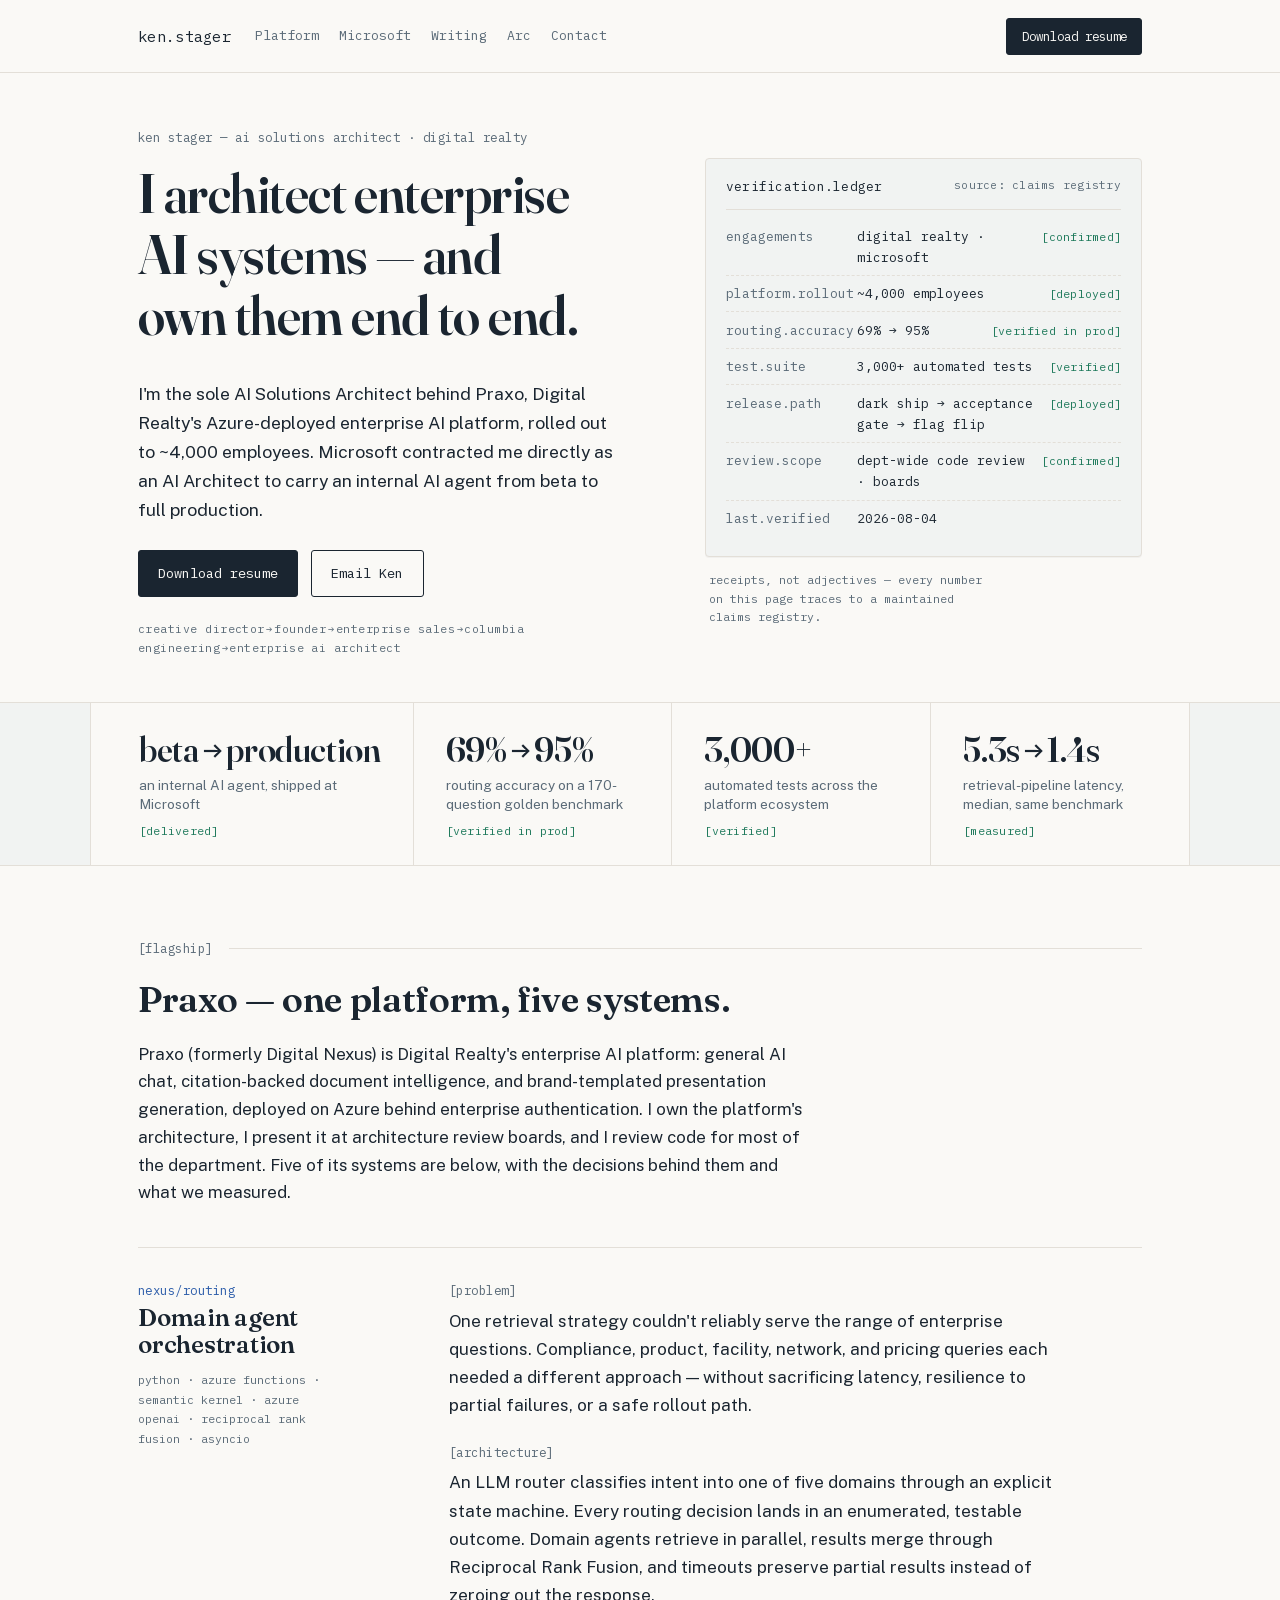
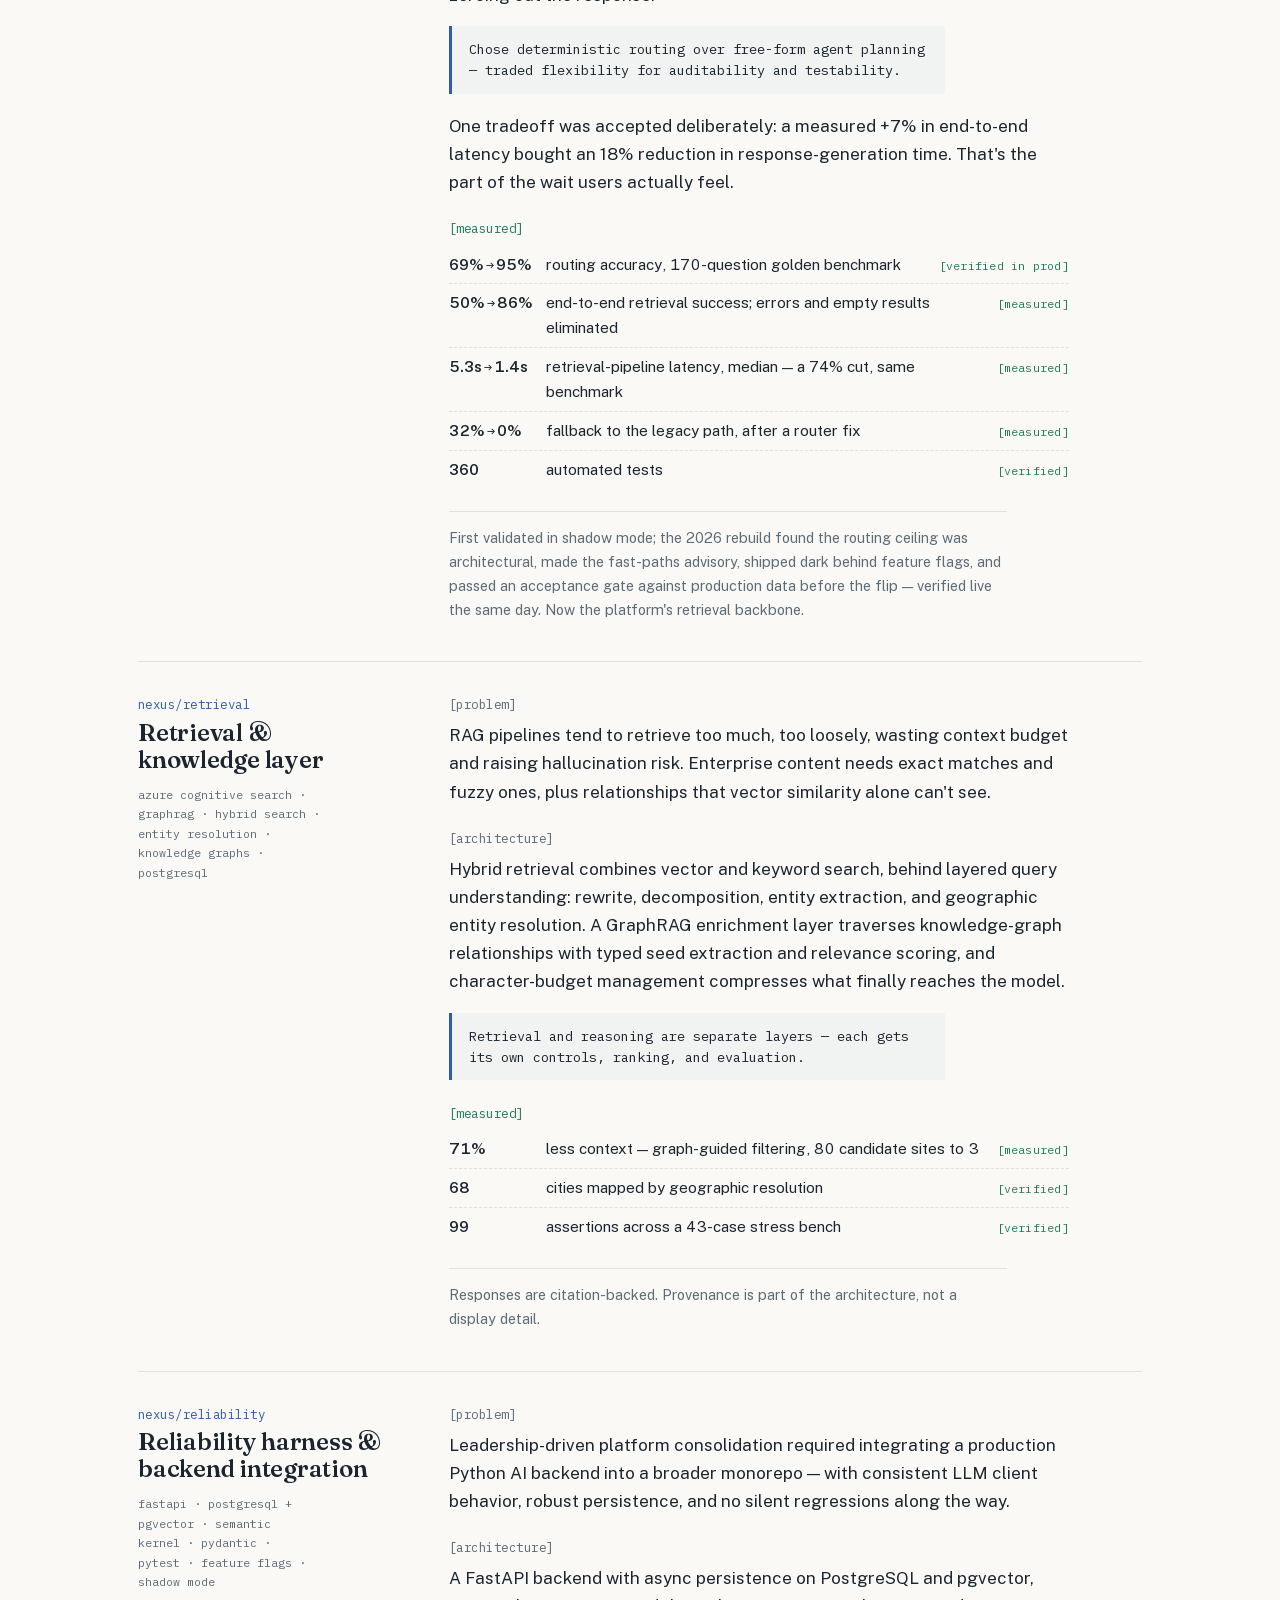
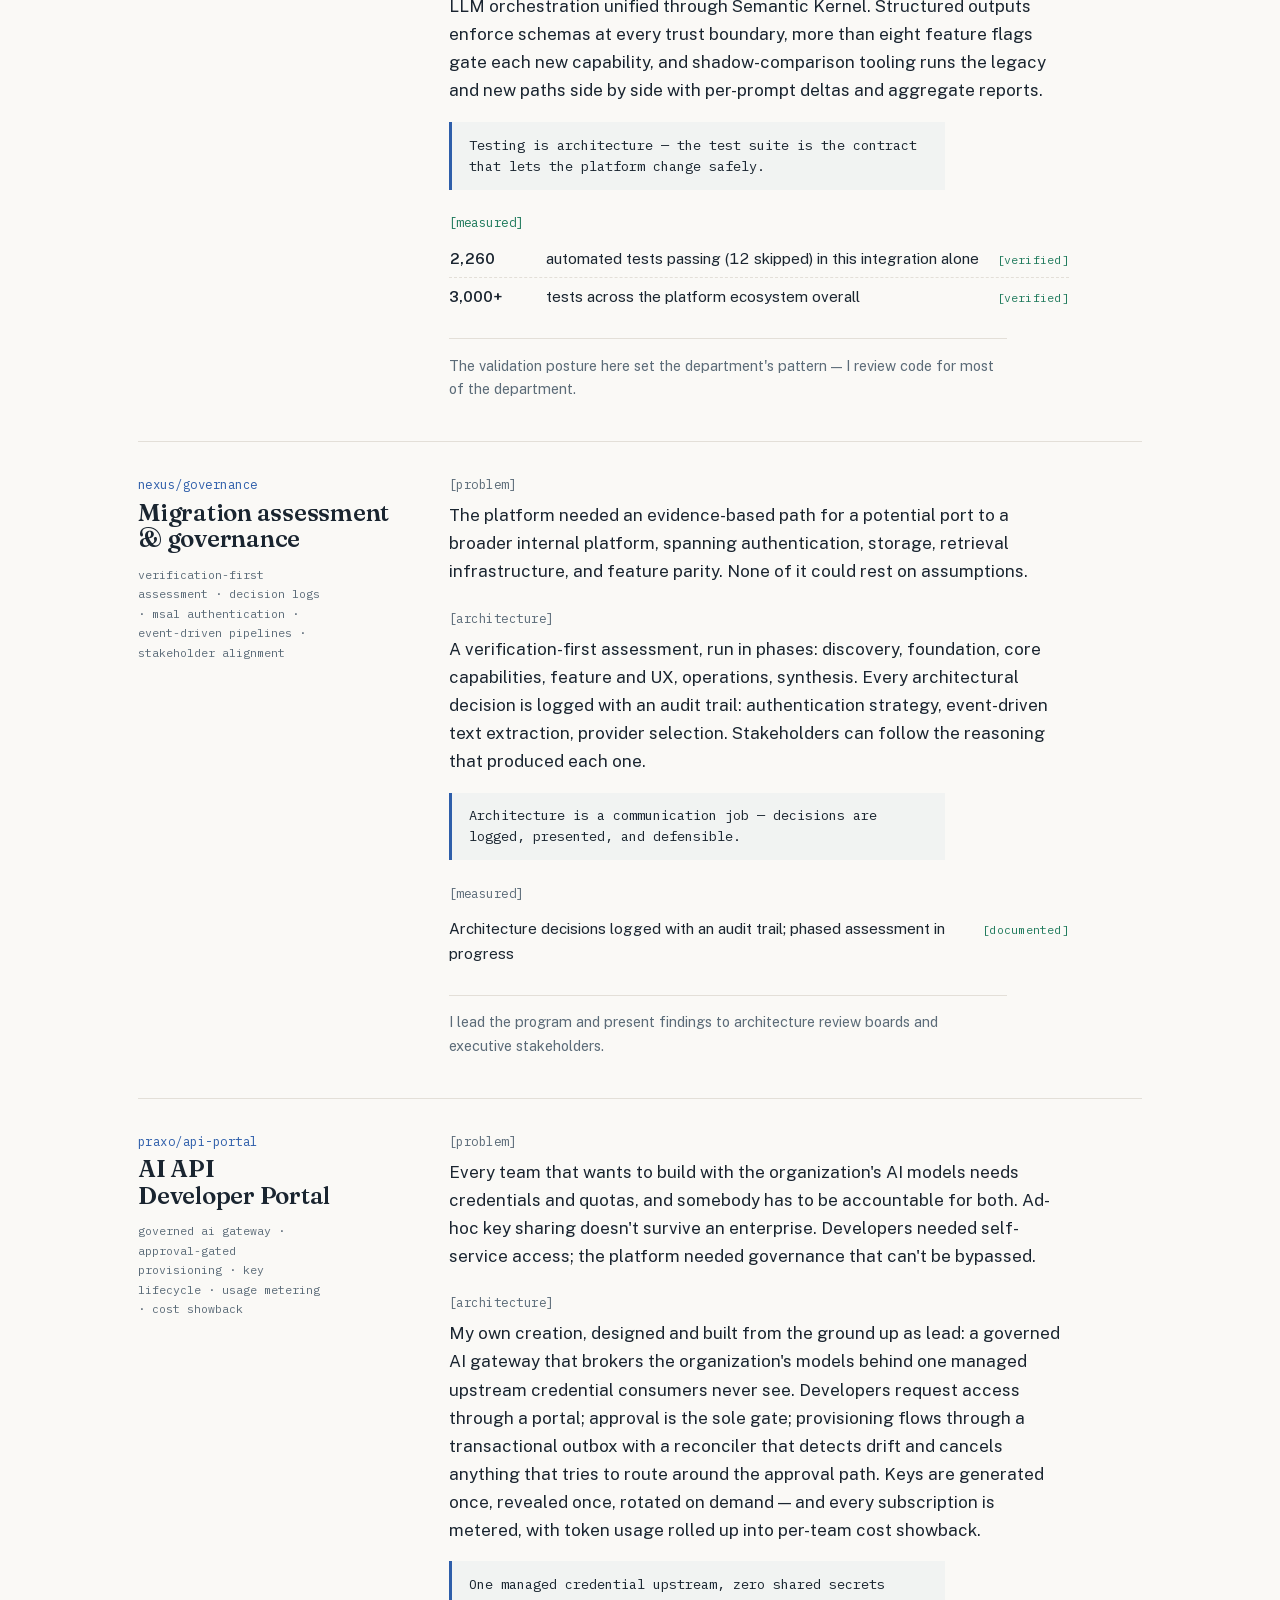
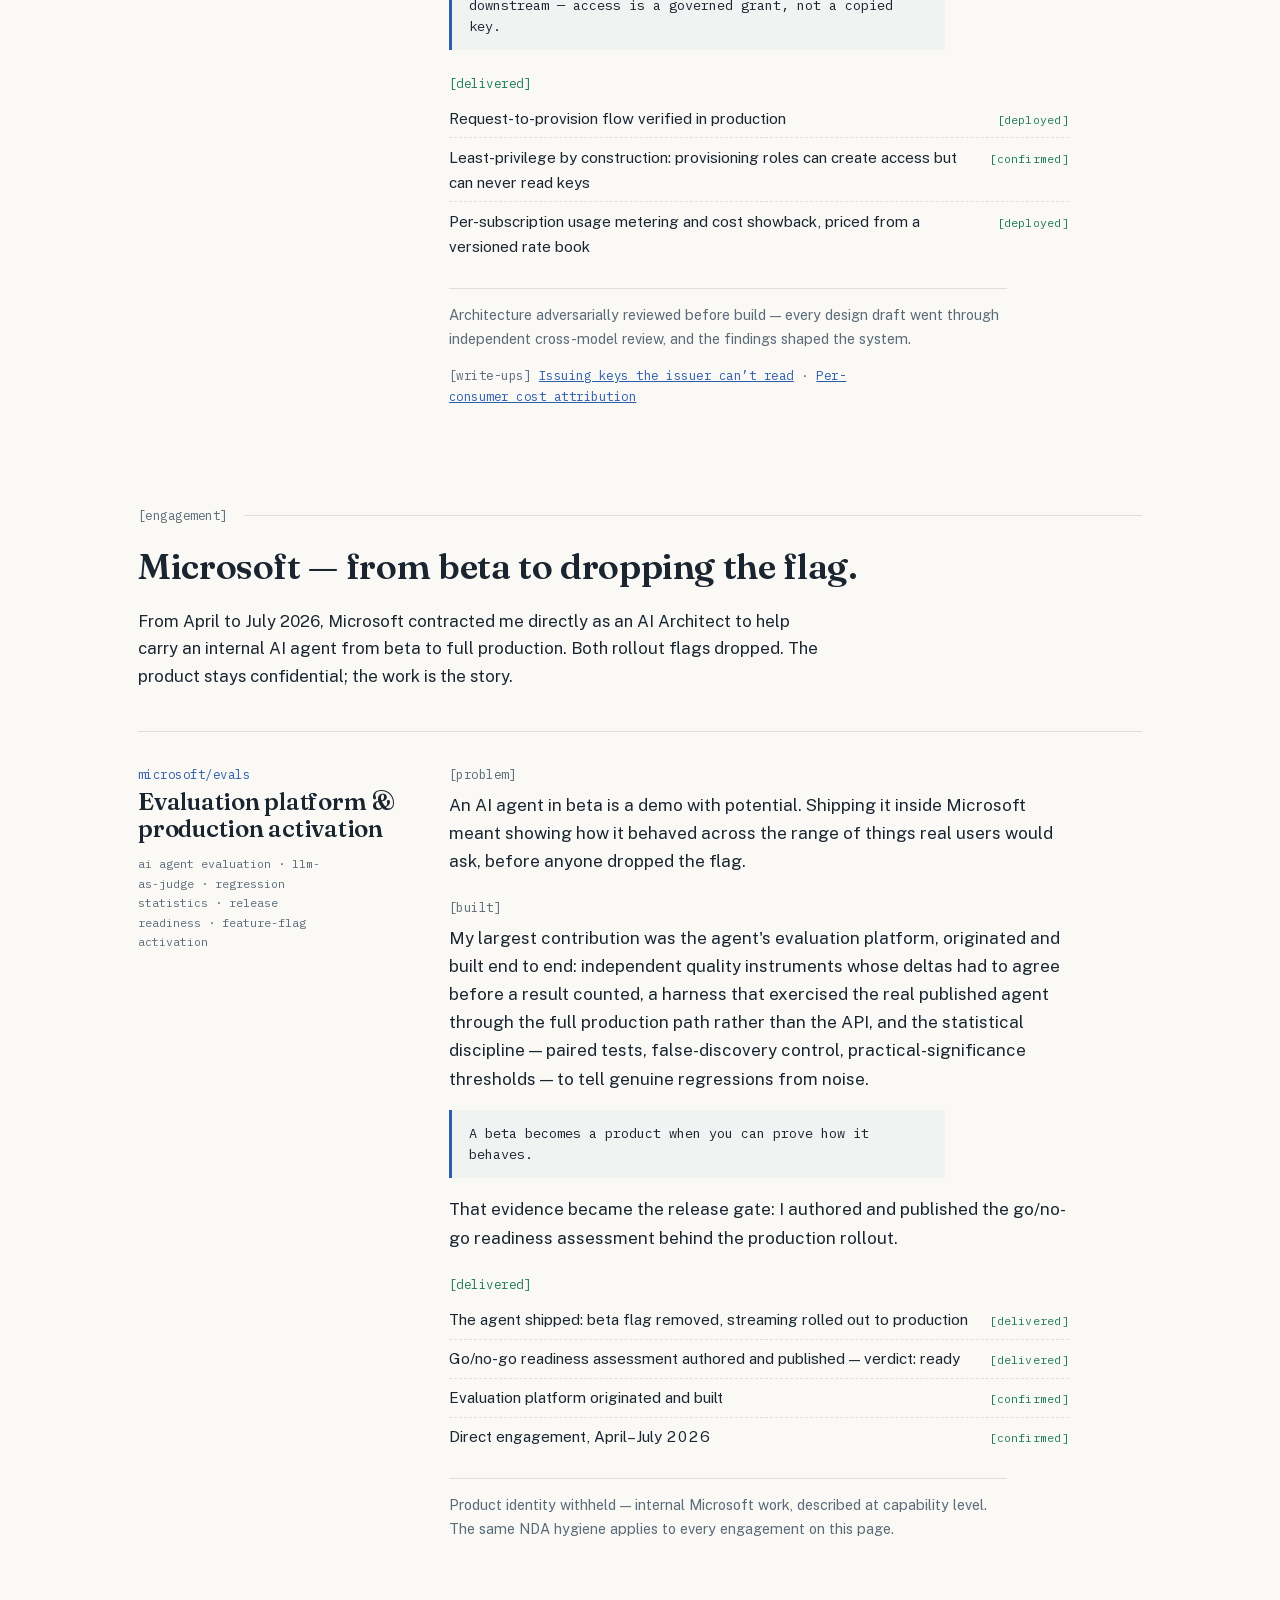
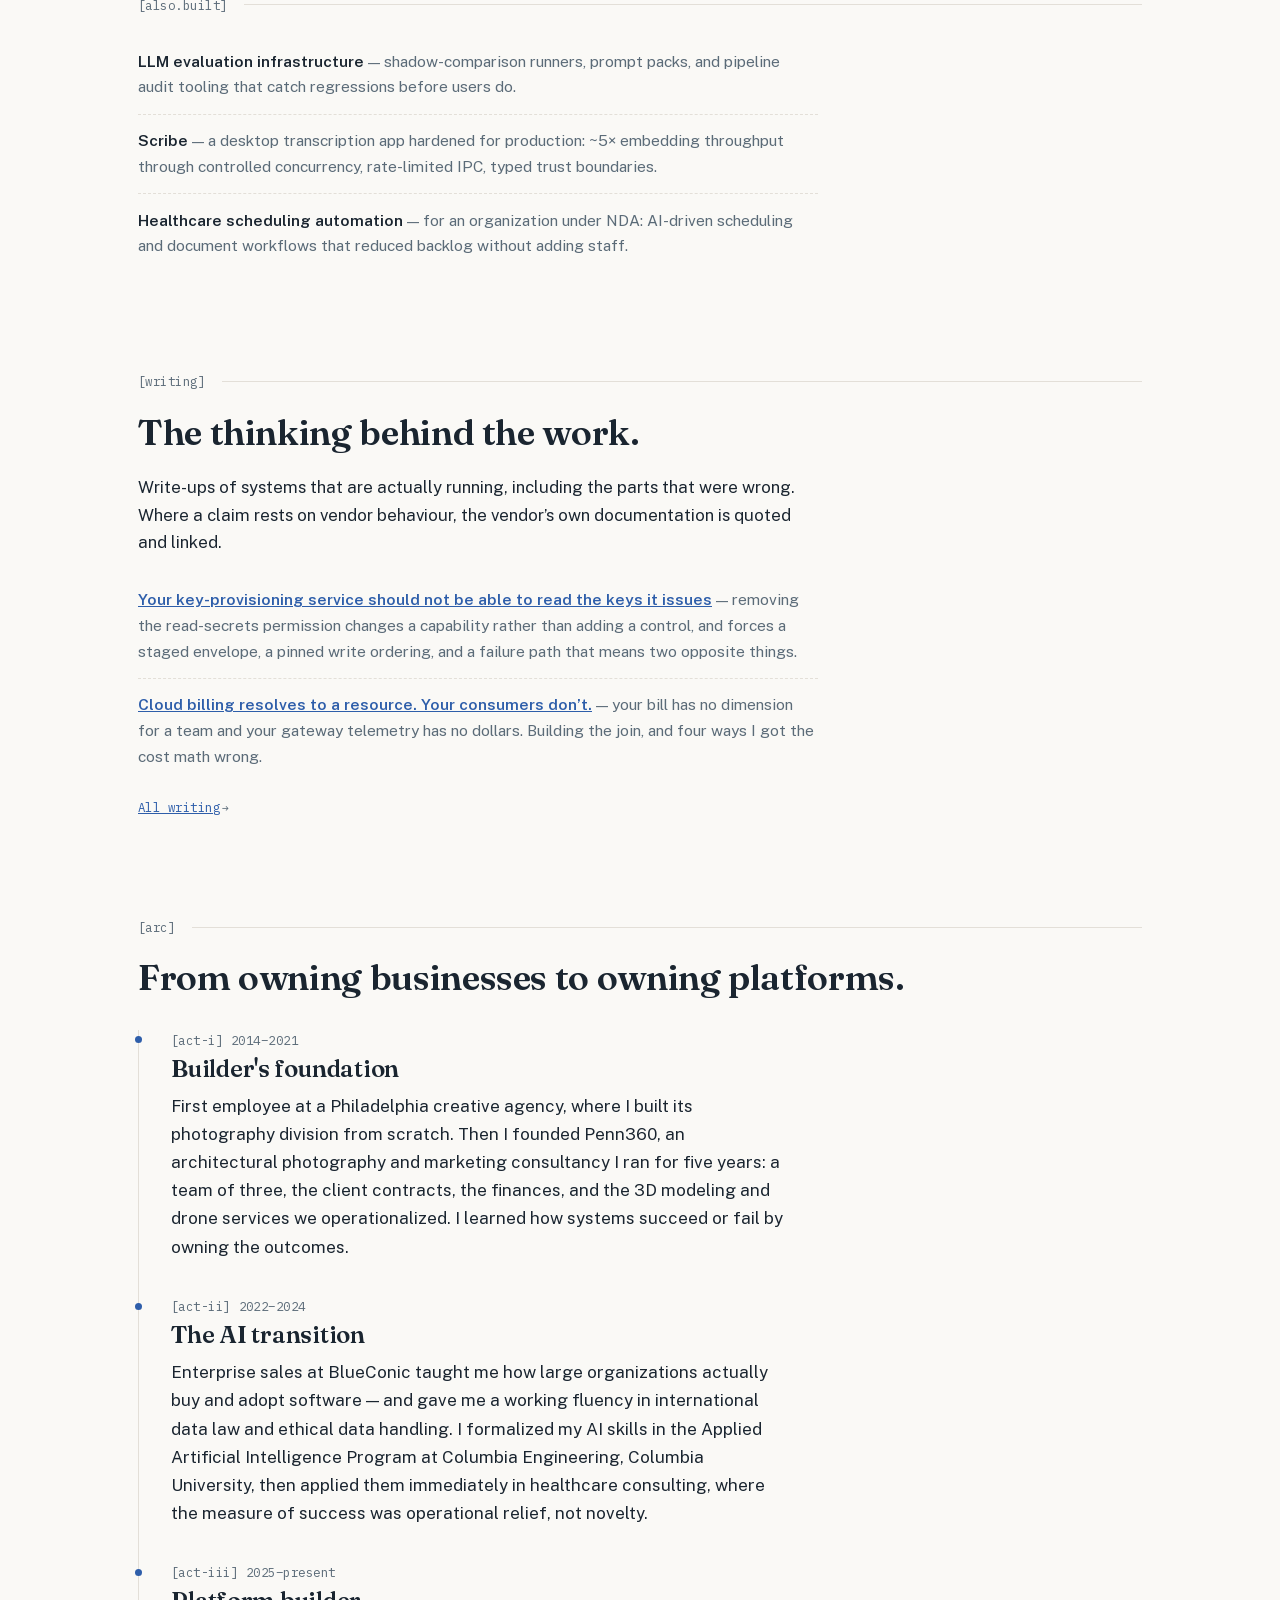
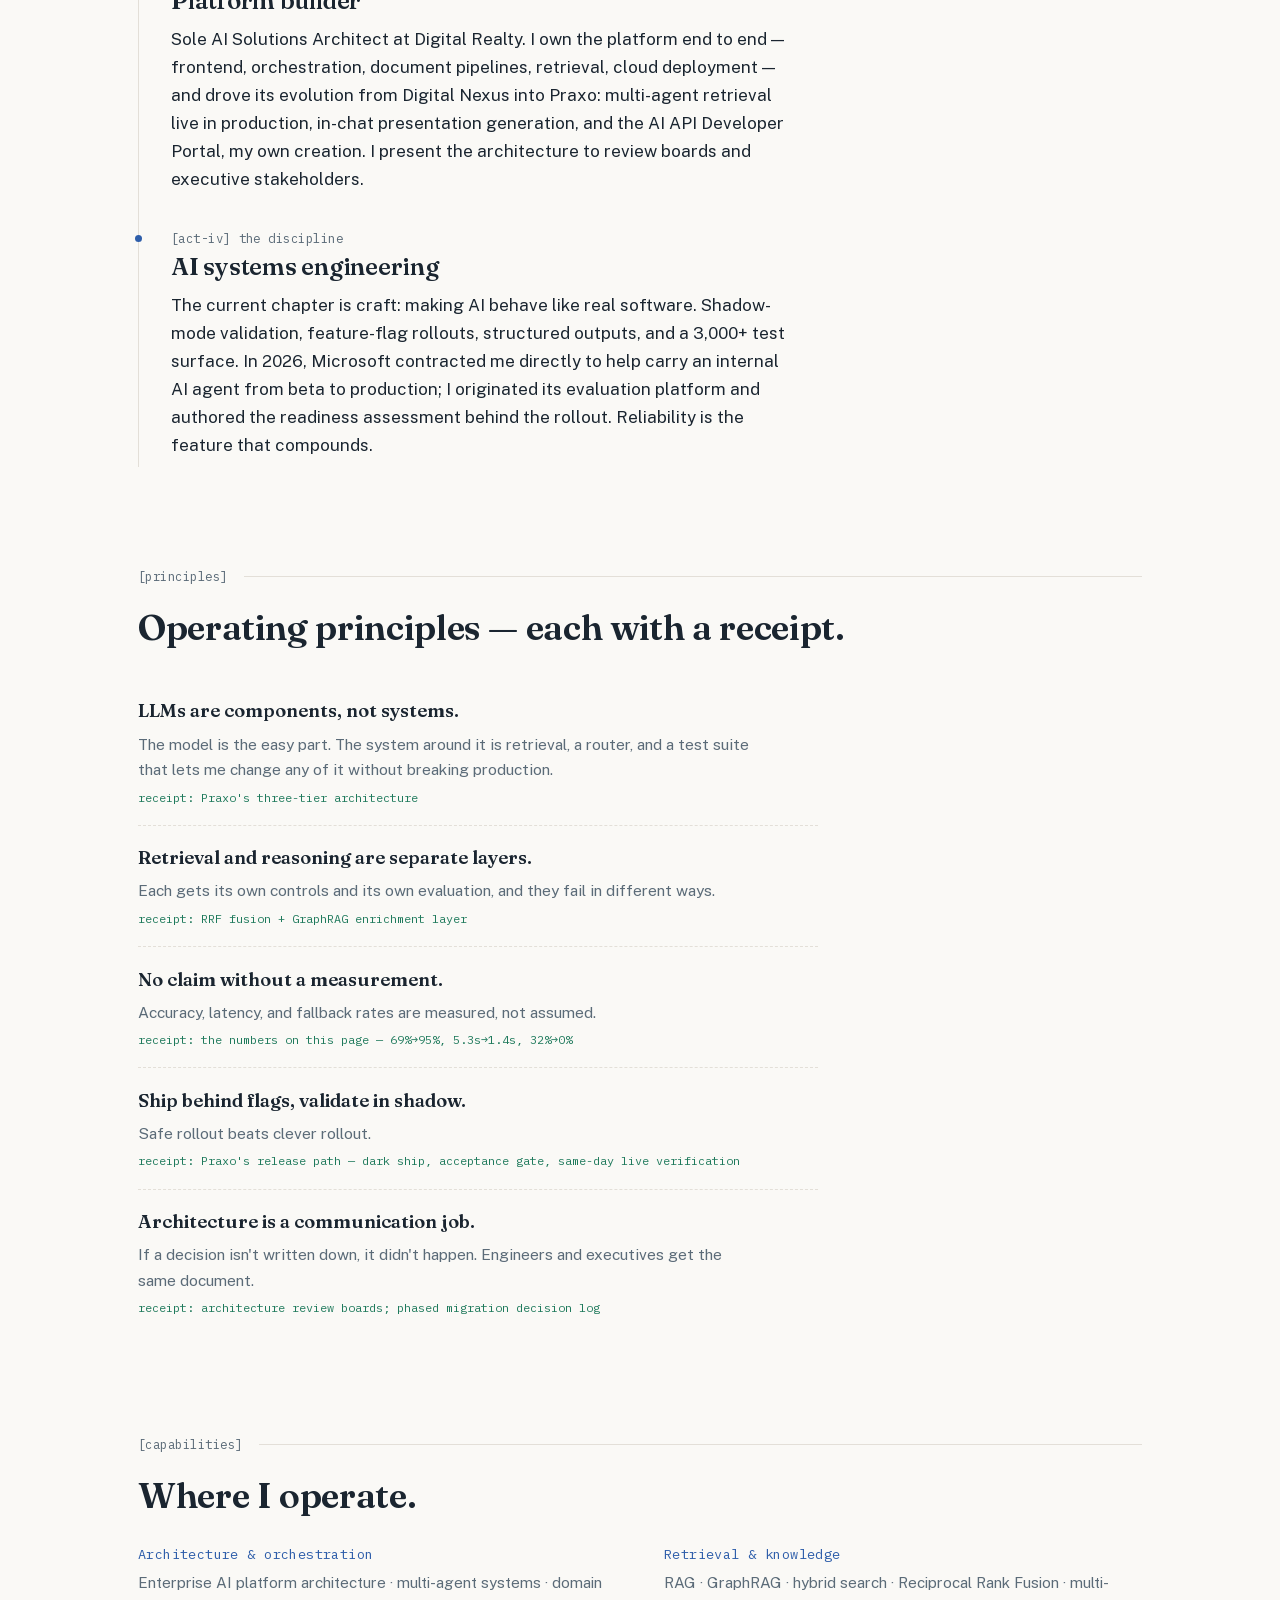
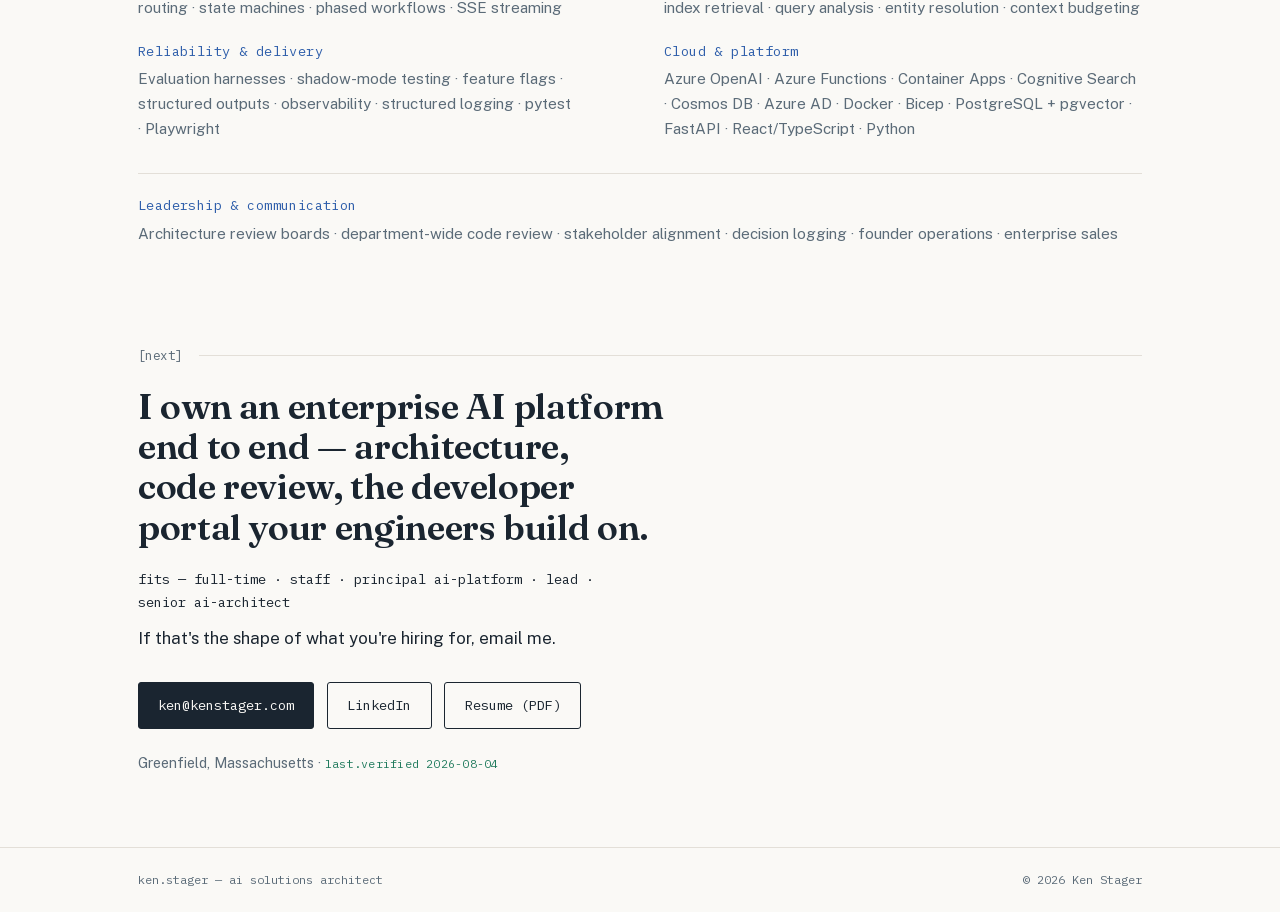
<file: index.html>
<!DOCTYPE html>
<html lang="en">
<head>
  <meta charset="UTF-8">
  <meta name="viewport" content="width=device-width, initial-scale=1.0">
  <meta name="color-scheme" content="light">
  <meta name="theme-color" content="#FAF9F6">
  <title>Ken Stager — AI Systems Architect | Enterprise AI Platforms</title>
  <meta name="description" content="Sole AI Solutions Architect behind Praxo, Digital Realty's Azure AI platform for ~4,000 employees. Contracted by Microsoft to ship an internal AI agent.">
  <link rel="canonical" href="https://www.kenstager.com/">

  <!-- Open Graph / social sharing -->
  <meta property="og:type" content="profile">
  <meta property="og:title" content="Ken Stager — AI Systems Architect">
  <meta property="og:description" content="Sole AI Solutions Architect behind an Azure enterprise AI platform serving ~4,000 employees. Contracted directly by Microsoft for AI agent evaluation and rollout. Every claim has a receipt.">
  <meta property="og:url" content="https://www.kenstager.com/">
  <meta property="og:image" content="https://www.kenstager.com/og-image.png">
  <meta property="og:image:width" content="1200">
  <meta property="og:image:height" content="630">
  <meta name="twitter:card" content="summary_large_image">
  <meta name="twitter:title" content="Ken Stager — AI Systems Architect">
  <meta name="twitter:description" content="Sole AI Solutions Architect behind an Azure enterprise AI platform serving ~4,000 employees. Every claim has a receipt.">
  <meta name="twitter:image" content="https://www.kenstager.com/og-image.png">

  <link rel="icon" href="favicon.svg" type="image/svg+xml">
  <link rel="apple-touch-icon" href="apple-touch-icon.png">

  <link rel="preload" href="fonts/fraunces-600.woff2" as="font" type="font/woff2" crossorigin>
  <link rel="preload" href="fonts/public-sans.woff2" as="font" type="font/woff2" crossorigin>
  <link rel="preload" href="fonts/ibm-plex-mono-400.woff2" as="font" type="font/woff2" crossorigin>
  <link rel="stylesheet" href="styles.css">

  <!--
    Schema graph. Three stable @id nodes: #person, #website, #profilepage.
    The Person is defined ONCE, here. Future pages (e.g. /writing/<slug>/) must
    reference it by @id and must NOT redefine it — duplicating the Person blob
    creates competing entity nodes and undoes the consolidation this is for.

    Article page template (paste on each /writing/ page, adjust the obvious fields):
      { "@context": "https://schema.org",
        "@type": "TechArticle",
        "@id": "https://www.kenstager.com/writing/<slug>/#article",
        "headline": "...", "datePublished": "YYYY-MM-DD", "dateModified": "YYYY-MM-DD",
        "author":    { "@id": "https://www.kenstager.com/#person" },
        "publisher": { "@id": "https://www.kenstager.com/#person" },
        "isPartOf":  { "@id": "https://www.kenstager.com/#website" },
        "mainEntityOfPage": "https://www.kenstager.com/writing/<slug>/" }

    RULES:
    - dateModified below = page-content modification date. NOT the on-page
      "last.verified" claims-registry date. Different semantics; do not sync.
    - Every knowsAbout term must be backed by visible copy on this page.
      No claim without a receipt — including in markup.
    - No education node, by design. See the Columbia presentation lock
      (2026-07-28): every schema.org education property asserts a credential
      or membership the lock forbids, and none carry ranking value. Columbia
      appears in prose only, where the framing is controlled.
    - The site's banned positioning words apply to every field here too.
    - sameAs append list: GitHub (https://github.com/KenStager) ONLY once the
      profile README + >=1 pinned repo exist. Never add data-broker profiles.

    ARTICLE PAGES (added 2026-07-29, two live under /writing/):
    - A BreadcrumbList IS permitted alongside the TechArticle, but only when a
      real breadcrumb is visible on the page. Markup that describes navigation
      the reader can't see is a claim without a receipt.
    - Do NOT add "keywords", "about", or "image" to a TechArticle. keywords is
      an unearned claim in list form; "image" would assert the generic OG card
      depicts the article. Both fail the receipt rule.
    - "timeRequired" must match the reading time printed in .post-meta.
    - The writing index is a CollectionPage, never Blog/BlogPosting — this is a
      small curated set, not a feed, and BlogPosting would invite a missing-feed
      expectation the site deliberately doesn't meet.
    - Keep these rules HERE. A second rules block inside the article files is a
      second place to forget.
  -->
  <script type="application/ld+json">
  {
    "@context": "https://schema.org",
    "@graph": [
      {
        "@type": "Person",
        "@id": "https://www.kenstager.com/#person",
        "name": "Ken Stager",
        "givenName": "Ken",
        "familyName": "Stager",
        "jobTitle": "AI Solutions Architect",
        "description": "Ken Stager is an enterprise AI systems architect and the sole AI Solutions Architect behind Praxo, Digital Realty's Azure-deployed enterprise AI platform, rolled out to roughly 4,000 employees. Microsoft contracted him directly to build the evaluation platform behind an internal AI agent's production rollout.",
        "url": "https://www.kenstager.com/",
        "mainEntityOfPage": { "@id": "https://www.kenstager.com/#profilepage" },
        "email": "ken@kenstager.com",
        "worksFor": {
          "@type": "Organization",
          "@id": "https://www.digitalrealty.com/#organization",
          "name": "Digital Realty",
          "url": "https://www.digitalrealty.com/"
        },
        "address": {
          "@type": "PostalAddress",
          "addressLocality": "Greenfield",
          "addressRegion": "MA",
          "addressCountry": "US"
        },
        "knowsAbout": [
          "Enterprise AI platform architecture",
          "Retrieval-augmented generation",
          "GraphRAG",
          "Hybrid search",
          "Reciprocal Rank Fusion",
          "Vector search with pgvector",
          "LLM evaluation",
          "AI agent evaluation",
          "Multi-agent orchestration",
          "Shadow-mode testing",
          "Feature-flag rollout",
          "Azure OpenAI Service",
          "Semantic Kernel",
          "AI platform governance"
        ],
        "sameAs": [
          "https://www.linkedin.com/in/ken-stager/"
        ]
      },
      {
        "@type": "WebSite",
        "@id": "https://www.kenstager.com/#website",
        "url": "https://www.kenstager.com/",
        "name": "Ken Stager",
        "inLanguage": "en-US",
        "publisher": { "@id": "https://www.kenstager.com/#person" }
      },
      {
        "@type": "ProfilePage",
        "@id": "https://www.kenstager.com/#profilepage",
        "url": "https://www.kenstager.com/",
        "name": "Ken Stager — AI Systems Architect",
        "isPartOf": { "@id": "https://www.kenstager.com/#website" },
        "about": { "@id": "https://www.kenstager.com/#person" },
        "mainEntity": { "@id": "https://www.kenstager.com/#person" },
        "dateModified": "2026-08-04"
      }
    ]
  }
  </script>
</head>
<body>
  <a class="skip-link" href="#main">Skip to content</a>

  <header class="site-header">
    <a class="wordmark" href="#top">ken.stager</a>
    <nav aria-label="Primary">
      <a href="#platform">Platform</a>
      <a href="#microsoft">Microsoft</a>
      <a href="/writing/">Writing</a>
      <a href="#arc">Arc</a>
      <a href="#contact">Contact</a>
    </nav>
    <div class="header-actions">
      <a class="btn btn-primary" href="Ken-Stager-Resume.pdf" download>Download resume</a>
    </div>
  </header>

  <main id="main">

    <!-- ============ HERO ============ -->
    <section class="hero" id="top">
      <div class="hero-copy">
        <p class="eyebrow">ken stager — ai solutions architect · digital realty</p>
        <h1>I architect enterprise AI systems — and own them end&nbsp;to&nbsp;end.</h1>
        <p class="hero-sub">I'm the sole AI Solutions Architect behind Praxo, Digital Realty's Azure-deployed enterprise AI platform, rolled out to ~4,000 employees. Microsoft contracted me directly as an AI Architect to carry an internal AI agent from beta to full production.</p>
        <div class="hero-ctas">
          <a class="btn btn-primary" href="Ken-Stager-Resume.pdf" download>Download resume</a>
          <a class="btn btn-ghost" href="mailto:ken@kenstager.com">Email Ken</a>
        </div>
        <p class="breadcrumb" aria-label="Career path">creative director<span class="arr">→</span>founder<span class="arr">→</span>enterprise sales<span class="arr">→</span>columbia engineering<span class="arr">→</span>enterprise ai architect</p>
      </div>

      <div class="hero-side">
        <div class="ledger" role="img" aria-label="Verification ledger: engagements Digital Realty and Microsoft, confirmed. Platform rollout around 4,000 employees, deployed. Routing accuracy raised from 69 to 95 percent, verified in production. Test suite over 3,000 automated tests, verified. Release path dark ship, acceptance gate, then feature-flag rollout, deployed. Review scope architecture review boards and department-wide code review, confirmed. Last verified August 4, 2026.">
          <div class="ledger-head">
            <span>verification.ledger</span>
            <span class="ledger-src">source: claims registry</span>
          </div>
          <dl class="ledger-rows">
            <div class="ledger-row"><dt>engagements</dt><dd>digital realty · microsoft</dd><dd class="tag">[confirmed]</dd></div>
            <div class="ledger-row"><dt>platform.rollout</dt><dd>~4,000 employees</dd><dd class="tag">[deployed]</dd></div>
            <div class="ledger-row"><dt>routing.accuracy</dt><dd>69%&nbsp;→&nbsp;95%</dd><dd class="tag">[verified&nbsp;in&nbsp;prod]</dd></div>
            <div class="ledger-row"><dt>test.suite</dt><dd>3,000+ automated tests</dd><dd class="tag">[verified]</dd></div>
            <div class="ledger-row"><dt>release.path</dt><dd>dark ship → acceptance gate → flag flip</dd><dd class="tag">[deployed]</dd></div>
            <div class="ledger-row"><dt>review.scope</dt><dd>dept-wide code review · boards</dd><dd class="tag">[confirmed]</dd></div>
            <div class="ledger-row"><dt>last.verified</dt><dd>2026-08-04</dd><dd class="tag"></dd></div>
          </dl>
        </div>
        <p class="ledger-note">receipts, not adjectives — every number on this page traces to a maintained claims registry.</p>
      </div>
    </section>

    <!-- ============ PROOF STRIP ============ -->
    <section class="proof" aria-label="Key measured results">
      <div class="proof-inner">
      <div class="stat">
        <span class="stat-value">beta<span class="arr">→</span>production</span>
        <span class="stat-label">an internal AI agent, shipped at Microsoft</span>
        <span class="tag">[delivered]</span>
      </div>
      <div class="stat">
        <span class="stat-value">69%<span class="arr">→</span>95%</span>
        <span class="stat-label">routing accuracy on a 170-question golden benchmark</span>
        <span class="tag">[verified in prod]</span>
      </div>
      <div class="stat">
        <span class="stat-value">3,000+</span>
        <span class="stat-label">automated tests across the platform ecosystem</span>
        <span class="tag">[verified]</span>
      </div>
      <div class="stat">
        <span class="stat-value">5.3s<span class="arr">→</span>1.4s</span>
        <span class="stat-label">retrieval-pipeline latency, median, same benchmark</span>
        <span class="tag">[measured]</span>
      </div>
      </div>
    </section>

    <!-- ============ FLAGSHIP ============ -->
    <section class="section" id="platform">
      <p class="section-eyebrow">[flagship]</p>
      <h2>Praxo — one platform, five systems.</h2>
      <p class="section-lede">Praxo (formerly Digital Nexus) is Digital Realty's enterprise AI platform: general AI chat, citation-backed document intelligence, and brand-templated presentation generation, deployed on Azure behind enterprise authentication. I own the platform's architecture, I present it at architecture review boards, and I review code for most of the department. Five of its systems are below, with the decisions behind them and what we measured.</p>

      <!-- (a) Domain agent orchestration -->
      <article class="case">
        <p class="case-scope">nexus/routing</p>
        <h3>Domain agent orchestration</h3>
        <p class="case-stack">python · azure functions · semantic kernel · azure openai · reciprocal rank fusion · asyncio</p>
        <div class="case-body">
          <div class="case-block">
            <p class="case-label">[problem]</p>
            <p>One retrieval strategy couldn't reliably serve the range of enterprise questions. Compliance, product, facility, network, and pricing queries each needed a different approach — without sacrificing latency, resilience to partial failures, or a safe rollout path.</p>
          </div>
          <div class="case-block">
            <p class="case-label">[architecture]</p>
            <p>An LLM router classifies intent into one of five domains through an explicit state machine. Every routing decision lands in an enumerated, testable outcome. Domain agents retrieve in parallel, results merge through Reciprocal Rank Fusion, and timeouts preserve partial results instead of zeroing out the response.</p>
            <blockquote class="decision">Chose deterministic routing over free-form agent planning — traded flexibility for auditability and testability.</blockquote>
            <p>One tradeoff was accepted deliberately: a measured +7% in end-to-end latency bought an 18% reduction in response-generation time. That's the part of the wait users actually feel.</p>
          </div>
          <div class="case-block">
            <p class="case-label is-proof">[measured]</p>
            <ul class="measured-list">
              <li class="is-figure"><strong>69%<span class="arr">→</span>95%</strong><span class="m-label">routing accuracy, 170-question golden benchmark</span><span class="tag">[verified in prod]</span></li>
              <li class="is-figure"><strong>50%<span class="arr">→</span>86%</strong><span class="m-label">end-to-end retrieval success; errors and empty results eliminated</span><span class="tag">[measured]</span></li>
              <li class="is-figure"><strong>5.3s<span class="arr">→</span>1.4s</strong><span class="m-label">retrieval-pipeline latency, median — a 74% cut, same benchmark</span><span class="tag">[measured]</span></li>
              <li class="is-figure"><strong>32%<span class="arr">→</span>0%</strong><span class="m-label">fallback to the legacy path, after a router fix</span><span class="tag">[measured]</span></li>
              <li class="is-figure"><strong>360</strong><span class="m-label">automated tests</span><span class="tag">[verified]</span></li>
            </ul>
          </div>
          <p class="case-receipt">First validated in shadow mode; the 2026 rebuild found the routing ceiling was architectural, made the fast-paths advisory, shipped dark behind feature flags, and passed an acceptance gate against production data before the flip — verified live the same day. Now the platform's retrieval backbone.</p>
        </div>
      </article>

      <!-- (b) Retrieval & knowledge layer -->
      <article class="case">
        <p class="case-scope">nexus/retrieval</p>
        <h3>Retrieval &amp; knowledge layer</h3>
        <p class="case-stack">azure cognitive search · graphrag · hybrid search · entity resolution · knowledge graphs · postgresql</p>
        <div class="case-body">
          <div class="case-block">
            <p class="case-label">[problem]</p>
            <p>RAG pipelines tend to retrieve too much, too loosely, wasting context budget and raising hallucination risk. Enterprise content needs exact matches and fuzzy ones, plus relationships that vector similarity alone can't see.</p>
          </div>
          <div class="case-block">
            <p class="case-label">[architecture]</p>
            <p>Hybrid retrieval combines vector and keyword search, behind layered query understanding: rewrite, decomposition, entity extraction, and geographic entity resolution. A GraphRAG enrichment layer traverses knowledge-graph relationships with typed seed extraction and relevance scoring, and character-budget management compresses what finally reaches the model.</p>
            <blockquote class="decision">Retrieval and reasoning are separate layers — each gets its own controls, ranking, and evaluation.</blockquote>
          </div>
          <div class="case-block">
            <p class="case-label is-proof">[measured]</p>
            <ul class="measured-list">
              <li class="is-figure"><strong>71%</strong><span class="m-label">less context — graph-guided filtering, 80 candidate sites to 3</span><span class="tag">[measured]</span></li>
              <li class="is-figure"><strong>68</strong><span class="m-label">cities mapped by geographic resolution</span><span class="tag">[verified]</span></li>
              <li class="is-figure"><strong>99</strong><span class="m-label">assertions across a 43-case stress bench</span><span class="tag">[verified]</span></li>
            </ul>
          </div>
          <p class="case-receipt">Responses are citation-backed. Provenance is part of the architecture, not a display detail.</p>
        </div>
      </article>

      <!-- (c) Reliability harness -->
      <article class="case">
        <p class="case-scope">nexus/reliability</p>
        <h3>Reliability harness &amp; backend integration</h3>
        <p class="case-stack">fastapi · postgresql + pgvector · semantic kernel · pydantic · pytest · feature flags · shadow mode</p>
        <div class="case-body">
          <div class="case-block">
            <p class="case-label">[problem]</p>
            <p>Leadership-driven platform consolidation required integrating a production Python AI backend into a broader monorepo — with consistent LLM client behavior, robust persistence, and no silent regressions along the way.</p>
          </div>
          <div class="case-block">
            <p class="case-label">[architecture]</p>
            <p>A FastAPI backend with async persistence on PostgreSQL and pgvector, LLM orchestration unified through Semantic Kernel. Structured outputs enforce schemas at every trust boundary, more than eight feature flags gate each new capability, and shadow-comparison tooling runs the legacy and new paths side by side with per-prompt deltas and aggregate reports.</p>
            <blockquote class="decision">Testing is architecture — the test suite is the contract that lets the platform change safely.</blockquote>
          </div>
          <div class="case-block">
            <p class="case-label is-proof">[measured]</p>
            <ul class="measured-list">
              <li class="is-figure"><strong>2,260</strong><span class="m-label">automated tests passing (12 skipped) in this integration alone</span><span class="tag">[verified]</span></li>
              <li class="is-figure"><strong>3,000+</strong><span class="m-label">tests across the platform ecosystem overall</span><span class="tag">[verified]</span></li>
            </ul>
          </div>
          <p class="case-receipt">The validation posture here set the department's pattern — I review code for most of the department.</p>
        </div>
      </article>

      <!-- (d) Migration governance -->
      <article class="case">
        <p class="case-scope">nexus/governance</p>
        <h3>Migration assessment &amp; governance</h3>
        <p class="case-stack">verification-first assessment · decision logs · msal authentication · event-driven pipelines · stakeholder alignment</p>
        <div class="case-body">
          <div class="case-block">
            <p class="case-label">[problem]</p>
            <p>The platform needed an evidence-based path for a potential port to a broader internal platform, spanning authentication, storage, retrieval infrastructure, and feature parity. None of it could rest on assumptions.</p>
          </div>
          <div class="case-block">
            <p class="case-label">[architecture]</p>
            <p>A verification-first assessment, run in phases: discovery, foundation, core capabilities, feature and UX, operations, synthesis. Every architectural decision is logged with an audit trail: authentication strategy, event-driven text extraction, provider selection. Stakeholders can follow the reasoning that produced each one.</p>
            <blockquote class="decision">Architecture is a communication job — decisions are logged, presented, and defensible.</blockquote>
          </div>
          <div class="case-block">
            <p class="case-label">[measured]</p>
            <ul class="measured-list">
              <li>Architecture decisions logged with an audit trail; phased assessment in progress <span class="tag">[documented]</span></li>
            </ul>
          </div>
          <p class="case-receipt">I lead the program and present findings to architecture review boards and executive stakeholders.</p>
        </div>
      </article>

      <!-- (e) AI API Developer Portal -->
      <article class="case">
        <p class="case-scope">praxo/api-portal</p>
        <h3>AI API Developer Portal</h3>
        <p class="case-stack">governed ai gateway · approval-gated provisioning · key lifecycle · usage metering · cost showback</p>
        <div class="case-body">
          <div class="case-block">
            <p class="case-label">[problem]</p>
            <p>Every team that wants to build with the organization's AI models needs credentials and quotas, and somebody has to be accountable for both. Ad-hoc key sharing doesn't survive an enterprise. Developers needed self-service access; the platform needed governance that can't be bypassed.</p>
          </div>
          <div class="case-block">
            <p class="case-label">[architecture]</p>
            <p>My own creation, designed and built from the ground up as lead: a governed AI gateway that brokers the organization's models behind one managed upstream credential consumers never see. Developers request access through a portal; approval is the sole gate; provisioning flows through a transactional outbox with a reconciler that detects drift and cancels anything that tries to route around the approval path. Keys are generated once, revealed once, rotated on demand — and every subscription is metered, with token usage rolled up into per-team cost showback.</p>
            <blockquote class="decision">One managed credential upstream, zero shared secrets downstream — access is a governed grant, not a copied key.</blockquote>
          </div>
          <div class="case-block">
            <p class="case-label is-proof">[delivered]</p>
            <ul class="measured-list">
              <li>Request-to-provision flow verified in production <span class="tag">[deployed]</span></li>
              <li>Least-privilege by construction: provisioning roles can create access but can never read keys <span class="tag">[confirmed]</span></li>
              <li>Per-subscription usage metering and cost showback, priced from a versioned rate book <span class="tag">[deployed]</span></li>
            </ul>
          </div>
          <p class="case-receipt">Architecture adversarially reviewed before build — every design draft went through independent cross-model review, and the findings shaped the system.</p>
          <p class="case-writing">[write-ups] <a href="/writing/key-provisioning-without-read-access/">Issuing keys the issuer can&rsquo;t read</a> &middot; <a href="/writing/per-consumer-llm-cost-attribution/">Per-consumer cost attribution</a></p>
        </div>
      </article>
    </section>

    <!-- ============ MICROSOFT ENGAGEMENT ============ -->
    <section class="section" id="microsoft">
      <p class="section-eyebrow">[engagement]</p>
      <h2>Microsoft — from beta to dropping the flag.</h2>
      <p class="section-lede">From April to July 2026, Microsoft contracted me directly as an AI Architect to help carry an internal AI agent from beta to full production. Both rollout flags dropped. The product stays confidential; the work is the story.</p>

      <article class="case">
        <p class="case-scope">microsoft/evals</p>
        <h3>Evaluation platform &amp; production activation</h3>
        <p class="case-stack">ai agent evaluation · llm-as-judge · regression statistics · release readiness · feature-flag activation</p>
        <div class="case-body">
          <div class="case-block">
            <p class="case-label">[problem]</p>
            <p>An AI agent in beta is a demo with potential. Shipping it inside Microsoft meant showing how it behaved across the range of things real users would ask, before anyone dropped the flag.</p>
          </div>
          <div class="case-block">
            <p class="case-label">[built]</p>
            <p>My largest contribution was the agent's evaluation platform, originated and built end to end: independent quality instruments whose deltas had to agree before a result counted, a harness that exercised the real published agent through the full production path rather than the API, and the statistical discipline — paired tests, false-discovery control, practical-significance thresholds — to tell genuine regressions from noise.</p>
            <blockquote class="decision">A beta becomes a product when you can prove how it behaves.</blockquote>
            <p>That evidence became the release gate: I authored and published the go/no-go readiness assessment behind the production rollout.</p>
          </div>
          <div class="case-block">
            <p class="case-label is-proof">[delivered]</p>
            <ul class="measured-list">
              <li>The agent shipped: beta flag removed, streaming rolled out to production <span class="tag">[delivered]</span></li>
              <li>Go/no-go readiness assessment authored and published — verdict: ready <span class="tag">[delivered]</span></li>
              <li>Evaluation platform originated and built <span class="tag">[confirmed]</span></li>
              <li>Direct engagement, April–July 2026 <span class="tag">[confirmed]</span></li>
            </ul>
          </div>
          <p class="case-receipt">Product identity withheld — internal Microsoft work, described at capability level. The same NDA hygiene applies to every engagement on this page.</p>
        </div>
      </article>
    </section>

    <!-- ============ ALSO BUILT ============ -->
    <section class="section also-built" aria-label="Additional systems">
      <p class="section-eyebrow">[also.built]</p>
      <ul class="also-list">
        <li><strong>LLM evaluation infrastructure</strong> — shadow-comparison runners, prompt packs, and pipeline audit tooling that catch regressions before users do.</li>
        <li><strong>Scribe</strong> — a desktop transcription app hardened for production: ~5× embedding throughput through controlled concurrency, rate-limited IPC, typed trust boundaries.</li>
        <li><strong>Healthcare scheduling automation</strong> — for an organization under NDA: AI-driven scheduling and document workflows that reduced backlog without adding staff.</li>
      </ul>
    </section>

    <!-- ============ WRITING ============ -->
    <section class="section" id="writing">
      <p class="section-eyebrow">[writing]</p>
      <h2>The thinking behind the work.</h2>
      <p class="section-lede">Write-ups of systems that are actually running, including the parts that were wrong. Where a claim rests on vendor behaviour, the vendor&rsquo;s own documentation is quoted and linked.</p>
      <ul class="also-list">
        <li><strong><a href="/writing/key-provisioning-without-read-access/">Your key-provisioning service should not be able to read the keys it issues</a></strong> — removing the read-secrets permission changes a capability rather than adding a control, and forces a staged envelope, a pinned write ordering, and a failure path that means two opposite things.</li>
        <li><strong><a href="/writing/per-consumer-llm-cost-attribution/">Cloud billing resolves to a resource. Your consumers don&rsquo;t.</a></strong> — your bill has no dimension for a team and your gateway telemetry has no dollars. Building the join, and four ways I got the cost math wrong.</li>
      </ul>
      <p class="case-writing"><a href="/writing/">All writing</a><span class="arr">→</span></p>
    </section>

    <!-- ============ THE ARC ============ -->
    <section class="section" id="arc">
      <p class="section-eyebrow">[arc]</p>
      <h2>From owning businesses to owning platforms.</h2>
      <ol class="arc-list">
        <li class="act">
          <p class="act-label">[act-i] <span class="act-years">2014–2021</span></p>
          <h3>Builder's foundation</h3>
          <p>First employee at a Philadelphia creative agency, where I built its photography division from scratch. Then I founded Penn360, an architectural photography and marketing consultancy I ran for five years: a team of three, the client contracts, the finances, and the 3D modeling and drone services we operationalized. I learned how systems succeed or fail by owning the outcomes.</p>
        </li>
        <li class="act">
          <p class="act-label">[act-ii] <span class="act-years">2022–2024</span></p>
          <h3>The AI transition</h3>
          <p>Enterprise sales at BlueConic taught me how large organizations actually buy and adopt software — and gave me a working fluency in international data law and ethical data handling. I formalized my AI skills in the Applied Artificial Intelligence Program at Columbia Engineering, Columbia University, then applied them immediately in healthcare consulting, where the measure of success was operational relief, not novelty.</p>
        </li>
        <li class="act">
          <p class="act-label">[act-iii] <span class="act-years">2025–present</span></p>
          <h3>Platform builder</h3>
          <p>Sole AI Solutions Architect at Digital Realty. I own the platform end to end — frontend, orchestration, document pipelines, retrieval, cloud deployment — and drove its evolution from Digital Nexus into Praxo: multi-agent retrieval live in production, in-chat presentation generation, and the AI API Developer Portal, my own creation. I present the architecture to review boards and executive stakeholders.</p>
        </li>
        <li class="act">
          <p class="act-label">[act-iv] <span class="act-years">the discipline</span></p>
          <h3>AI systems engineering</h3>
          <p>The current chapter is craft: making AI behave like real software. Shadow-mode validation, feature-flag rollouts, structured outputs, and a 3,000+ test surface. In 2026, Microsoft contracted me directly to help carry an internal AI agent from beta to production; I originated its evaluation platform and authored the readiness assessment behind the rollout. Reliability is the feature that compounds.</p>
        </li>
      </ol>
    </section>

    <!-- ============ PRINCIPLES ============ -->
    <section class="section" id="principles">
      <p class="section-eyebrow">[principles]</p>
      <h2>Operating principles — each with a receipt.</h2>
      <dl class="principles-list">
        <div class="principle">
          <dt>LLMs are components, not systems.</dt>
          <dd>The model is the easy part. The system around it is retrieval, a router, and a test suite that lets me change any of it without breaking production. <span class="receipt">receipt: Praxo's three-tier architecture</span></dd>
        </div>
        <div class="principle">
          <dt>Retrieval and reasoning are separate layers.</dt>
          <dd>Each gets its own controls and its own evaluation, and they fail in different ways. <span class="receipt">receipt: RRF fusion + GraphRAG enrichment layer</span></dd>
        </div>
        <div class="principle">
          <dt>No claim without a measurement.</dt>
          <dd>Accuracy, latency, and fallback rates are measured, not assumed. <span class="receipt">receipt: the numbers on this page — 69%→95%, 5.3s→1.4s, 32%→0%</span></dd>
        </div>
        <div class="principle">
          <dt>Ship behind flags, validate in shadow.</dt>
          <dd>Safe rollout beats clever rollout. <span class="receipt">receipt: Praxo's release path — dark ship, acceptance gate, same-day live verification</span></dd>
        </div>
        <div class="principle">
          <dt>Architecture is a communication job.</dt>
          <dd>If a decision isn't written down, it didn't happen. Engineers and executives get the same document. <span class="receipt">receipt: architecture review boards; phased migration decision log</span></dd>
        </div>
      </dl>
    </section>

    <!-- ============ CAPABILITIES ============ -->
    <section class="section" id="capabilities">
      <p class="section-eyebrow">[capabilities]</p>
      <h2>Where I operate.</h2>
      <div class="cap-grid">
        <div class="cap">
          <h3>Architecture &amp; orchestration</h3>
          <p>Enterprise AI platform architecture · multi-agent systems · domain routing · state machines · phased workflows · SSE streaming</p>
        </div>
        <div class="cap">
          <h3>Retrieval &amp; knowledge</h3>
          <p>RAG · GraphRAG · hybrid search · Reciprocal Rank Fusion · multi-index retrieval · query analysis · entity resolution · context budgeting</p>
        </div>
        <div class="cap">
          <h3>Reliability &amp; delivery</h3>
          <p>Evaluation harnesses · shadow-mode testing · feature flags · structured outputs · observability · structured logging · pytest · Playwright</p>
        </div>
        <div class="cap">
          <h3>Cloud &amp; platform</h3>
          <p>Azure OpenAI · Azure Functions · Container Apps · Cognitive Search · Cosmos DB · Azure AD · Docker · Bicep · PostgreSQL + pgvector · FastAPI · React/TypeScript · Python</p>
        </div>
        <div class="cap cap-wide">
          <h3>Leadership &amp; communication</h3>
          <p>Architecture review boards · department-wide code review · stakeholder alignment · decision logging · founder operations · enterprise sales</p>
        </div>
      </div>
    </section>

    <!-- ============ CONTACT / ENGAGEMENTS ============ -->
    <section class="section contact" id="contact">
      <p class="section-eyebrow">[next]</p>
      <h2>I own an enterprise AI platform end to end — architecture, code review, the developer portal your engineers build on.</h2>
      <p class="contact-fits">fits — full-time · staff · principal ai-platform · lead · senior ai-architect</p>
      <p class="contact-lede">If that's the shape of what you're hiring for, email me.</p>
      <div class="contact-actions">
        <a class="btn btn-primary" href="mailto:ken@kenstager.com">ken@kenstager.com</a>
        <a class="btn btn-ghost" href="https://www.linkedin.com/in/ken-stager/" rel="me">LinkedIn</a>
        <a class="btn btn-ghost" href="Ken-Stager-Resume.pdf" download>Resume (PDF)</a>
      </div>
      <p class="contact-meta">Greenfield, Massachusetts · <span class="tag">last.verified 2026-08-04</span></p>
    </section>

  </main>

  <footer class="site-footer">
    <span>ken.stager — ai solutions architect</span>
    <span>© <span id="year">2026</span> Ken Stager</span>
  </footer>

  <script src="script.js"></script>
  <!-- Cloudflare Web Analytics --><script type='module' src='https://static.cloudflareinsights.com/beacon.min.js' data-cf-beacon='{"token": "e5ba6a5b169745c2ac251959fb2ea677"}'></script><!-- End Cloudflare Web Analytics -->
</body>
</html>
</file>
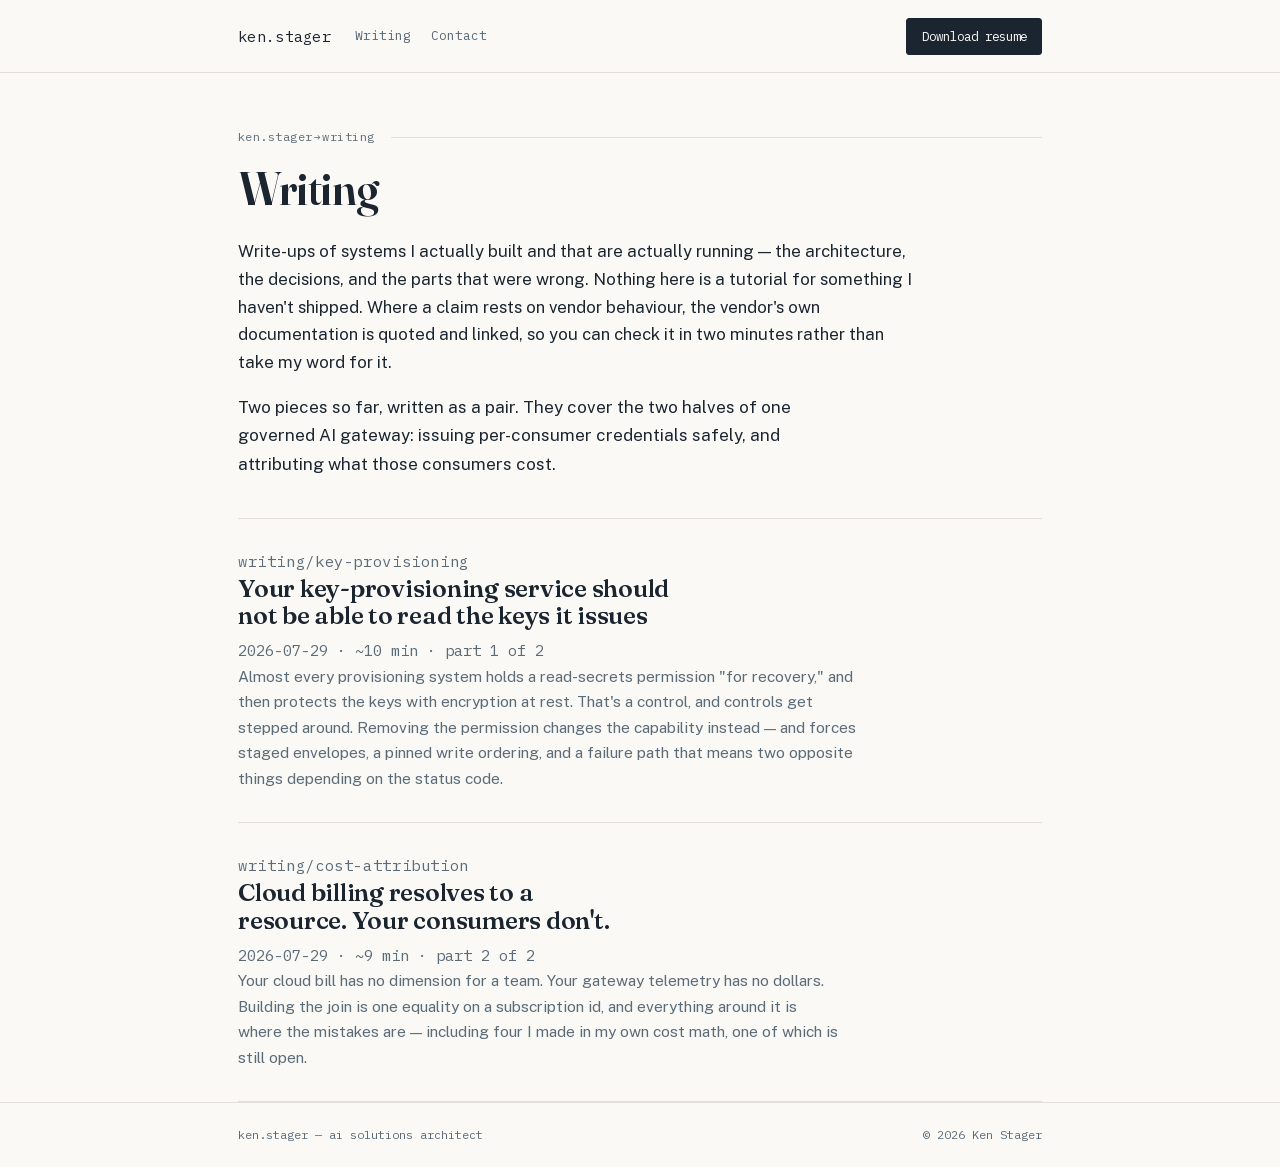
<file: writing/index.html>
<!DOCTYPE html>
<html lang="en">
<head>
  <meta charset="UTF-8">
  <meta name="viewport" content="width=device-width, initial-scale=1.0">
  <meta name="color-scheme" content="light">
  <meta name="theme-color" content="#FAF9F6">
  <title>Writing — Ken Stager</title>
  <meta name="description" content="Write-ups of enterprise AI systems actually built and running, including the parts that were wrong. Governed LLM access, credential isolation, and per-consumer cost attribution.">
  <link rel="canonical" href="https://www.kenstager.com/writing/">

  <meta property="og:type" content="website">
  <meta property="og:title" content="Writing — Ken Stager">
  <meta property="og:description" content="Write-ups of enterprise AI systems actually built and running, including the parts that were wrong.">
  <meta property="og:url" content="https://www.kenstager.com/writing/">
  <meta property="og:image" content="https://www.kenstager.com/og-image.png">
  <meta property="og:image:width" content="1200">
  <meta property="og:image:height" content="630">
  <meta name="twitter:card" content="summary_large_image">
  <meta name="twitter:title" content="Writing — Ken Stager">
  <meta name="twitter:description" content="Write-ups of enterprise AI systems actually built and running, including the parts that were wrong.">
  <meta name="twitter:image" content="https://www.kenstager.com/og-image.png">

  <link rel="icon" href="/favicon.svg" type="image/svg+xml">
  <link rel="apple-touch-icon" href="/apple-touch-icon.png">

  <link rel="preload" href="/fonts/fraunces-600.woff2" as="font" type="font/woff2" crossorigin>
  <link rel="preload" href="/fonts/public-sans.woff2" as="font" type="font/woff2" crossorigin>
  <link rel="preload" href="/fonts/ibm-plex-mono-400.woff2" as="font" type="font/woff2" crossorigin>
  <link rel="stylesheet" href="/styles.css">

  <!--
    CollectionPage, not Blog/BlogPosting — this is a small curated set, not a
    feed. hasPart points at the article @ids; the Person is NOT redefined here.
  -->
  <script type="application/ld+json">
  {
    "@context": "https://schema.org",
    "@graph": [
      {
        "@type": "CollectionPage",
        "@id": "https://www.kenstager.com/writing/#collection",
        "url": "https://www.kenstager.com/writing/",
        "name": "Writing — Ken Stager",
        "description": "Write-ups of enterprise AI systems actually built and running, including the parts that were wrong.",
        "inLanguage": "en-US",
        "isPartOf": { "@id": "https://www.kenstager.com/#website" },
        "author": { "@id": "https://www.kenstager.com/#person" },
        "hasPart": [
          { "@id": "https://www.kenstager.com/writing/key-provisioning-without-read-access/#article" },
          { "@id": "https://www.kenstager.com/writing/per-consumer-llm-cost-attribution/#article" }
        ]
      },
      {
        "@type": "BreadcrumbList",
        "@id": "https://www.kenstager.com/writing/#breadcrumb",
        "itemListElement": [
          { "@type": "ListItem", "position": 1, "name": "Ken Stager", "item": "https://www.kenstager.com/" },
          { "@type": "ListItem", "position": 2, "name": "Writing" }
        ]
      }
    ]
  }
  </script>
</head>
<body class="doc">
  <a class="skip-link" href="#main">Skip to content</a>

  <header class="site-header is-doc">
    <a class="wordmark" href="/">ken.stager</a>
    <nav aria-label="Primary">
      <a href="/writing/" aria-current="page">Writing</a>
      <a href="/#contact">Contact</a>
    </nav>
    <div class="header-actions">
      <a class="btn btn-primary" href="/Ken-Stager-Resume.pdf" download>Download resume</a>
    </div>
  </header>

  <main id="main">
    <div class="post">

      <header class="post-head is-bare">
        <nav class="section-eyebrow post-breadcrumb" aria-label="Breadcrumb">
          <span><a href="/">ken.stager</a><span class="arr">→</span>writing</span>
        </nav>

        <h1>Writing</h1>

        <p class="section-lede">Write-ups of systems I actually built and that are actually running — the architecture, the decisions, and the parts that were wrong. Nothing here is a tutorial for something I haven't shipped. Where a claim rests on vendor behaviour, the vendor's own documentation is quoted and linked, so you can check it in two minutes rather than take my word for it.</p>

        <p>Two pieces so far, written as a pair. They cover the two halves of one governed AI gateway: issuing per-consumer credentials safely, and attributing what those consumers cost.</p>
      </header>

      <ol class="post-index">

        <li class="entry">
          <p class="entry-scope">writing/key-provisioning</p>
          <h2><a href="/writing/key-provisioning-without-read-access/">Your key-provisioning service should not be able to read the keys it issues</a></h2>
          <p class="entry-meta">2026-07-29 · ~10 min · part 1 of 2</p>
          <p>Almost every provisioning system holds a read-secrets permission "for recovery," and then protects the keys with encryption at rest. That's a control, and controls get stepped around. Removing the permission changes the capability instead — and forces staged envelopes, a pinned write ordering, and a failure path that means two opposite things depending on the status code.</p>
        </li>

        <li class="entry">
          <p class="entry-scope">writing/cost-attribution</p>
          <h2><a href="/writing/per-consumer-llm-cost-attribution/">Cloud billing resolves to a resource. Your consumers don't.</a></h2>
          <p class="entry-meta">2026-07-29 · ~9 min · part 2 of 2</p>
          <p>Your cloud bill has no dimension for a team. Your gateway telemetry has no dollars. Building the join is one equality on a subscription id, and everything around it is where the mistakes are — including four I made in my own cost math, one of which is still open.</p>
        </li>

      </ol>
    </div>
  </main>

  <footer class="site-footer">
    <span>ken.stager — ai solutions architect</span>
    <span>© <span id="year">2026</span> Ken Stager</span>
  </footer>

  <script src="/script.js"></script>
  <!-- Cloudflare Web Analytics --><script type='module' src='https://static.cloudflareinsights.com/beacon.min.js' data-cf-beacon='{"token": "e5ba6a5b169745c2ac251959fb2ea677"}'></script><!-- End Cloudflare Web Analytics -->
</body>
</html>
</file>
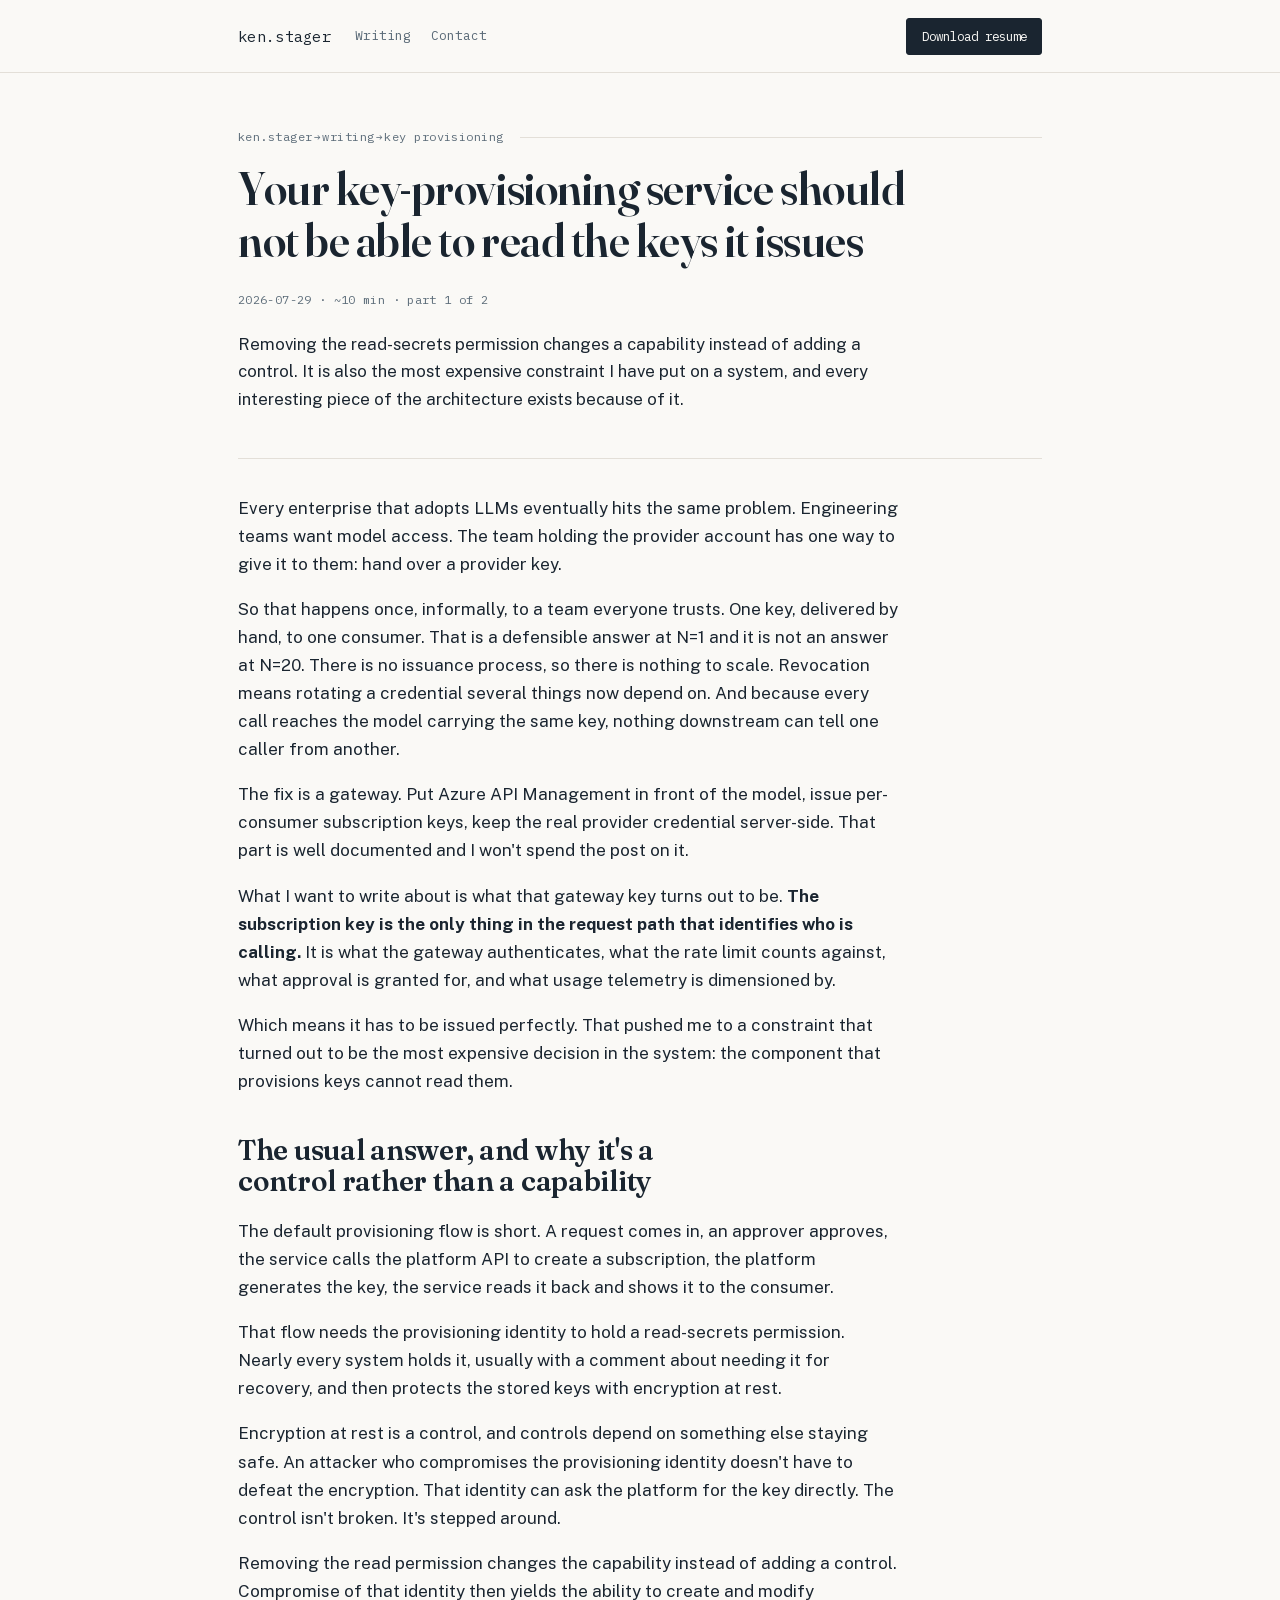
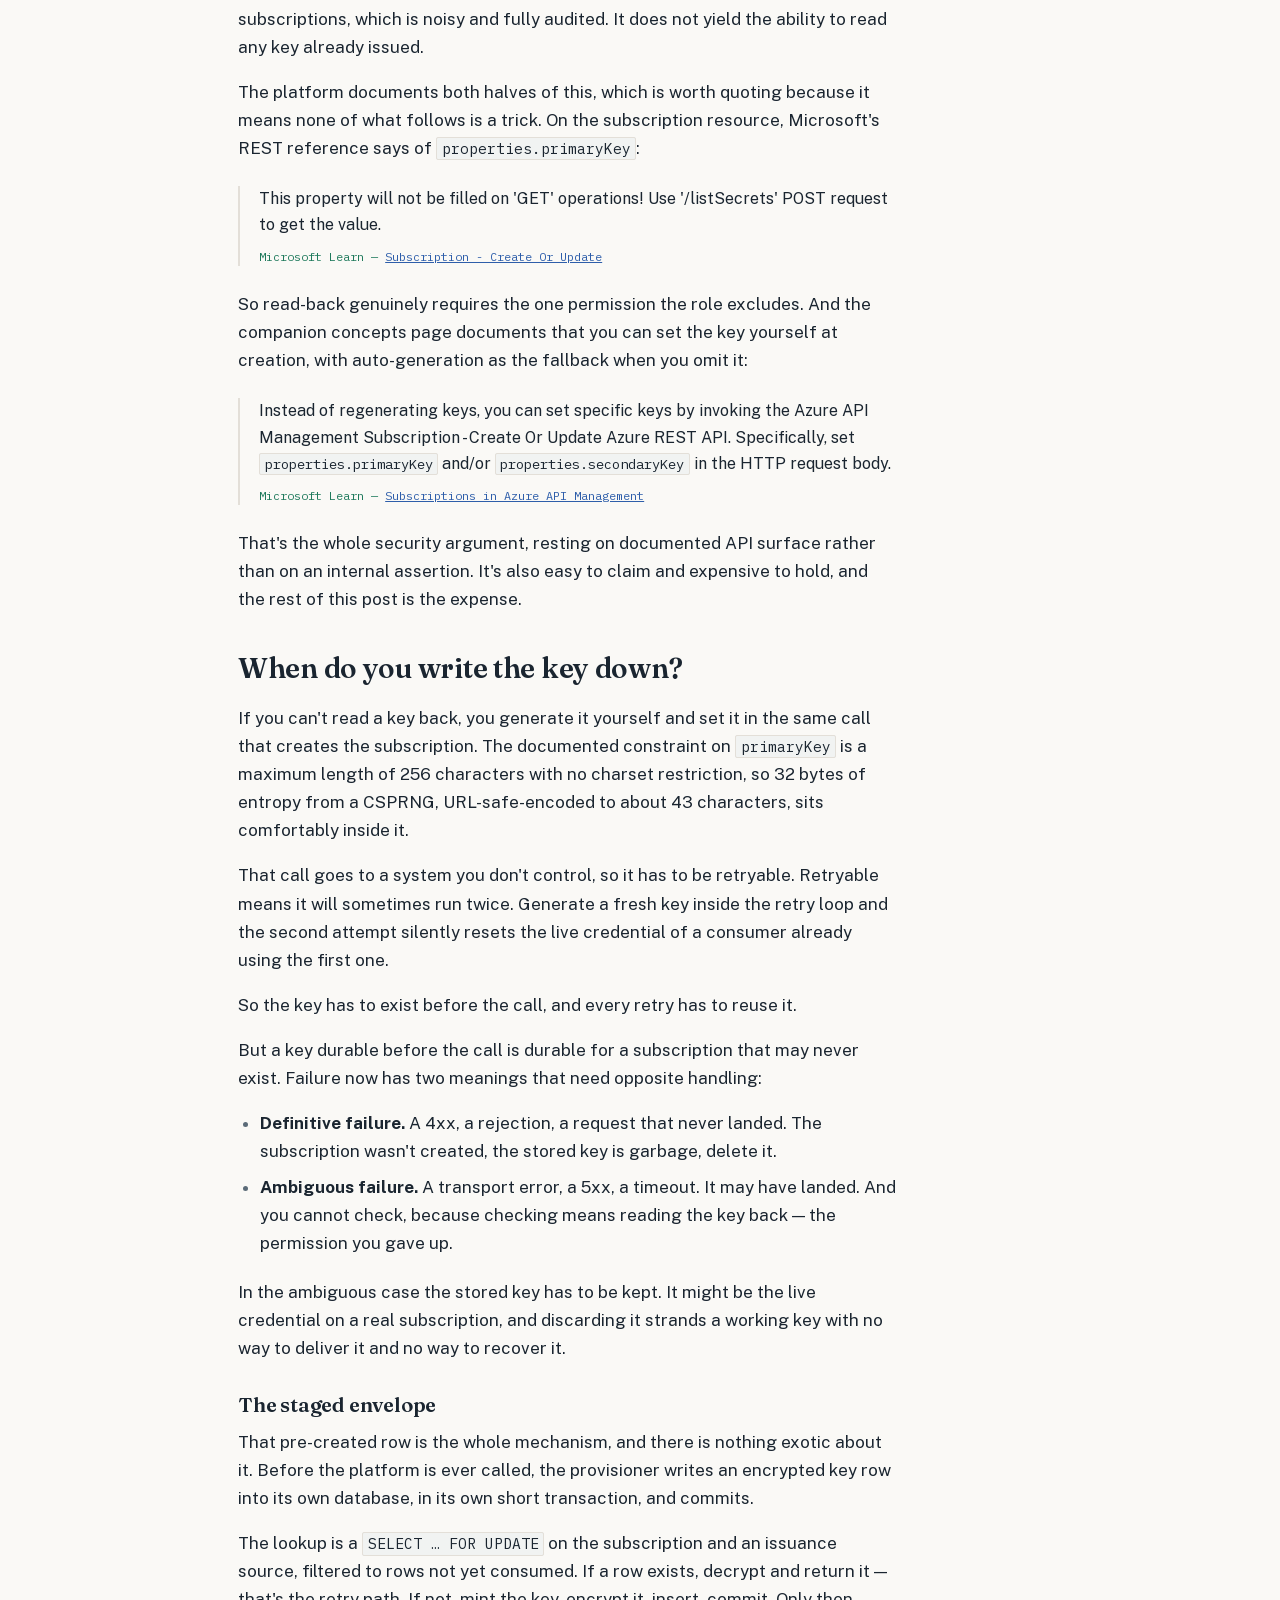
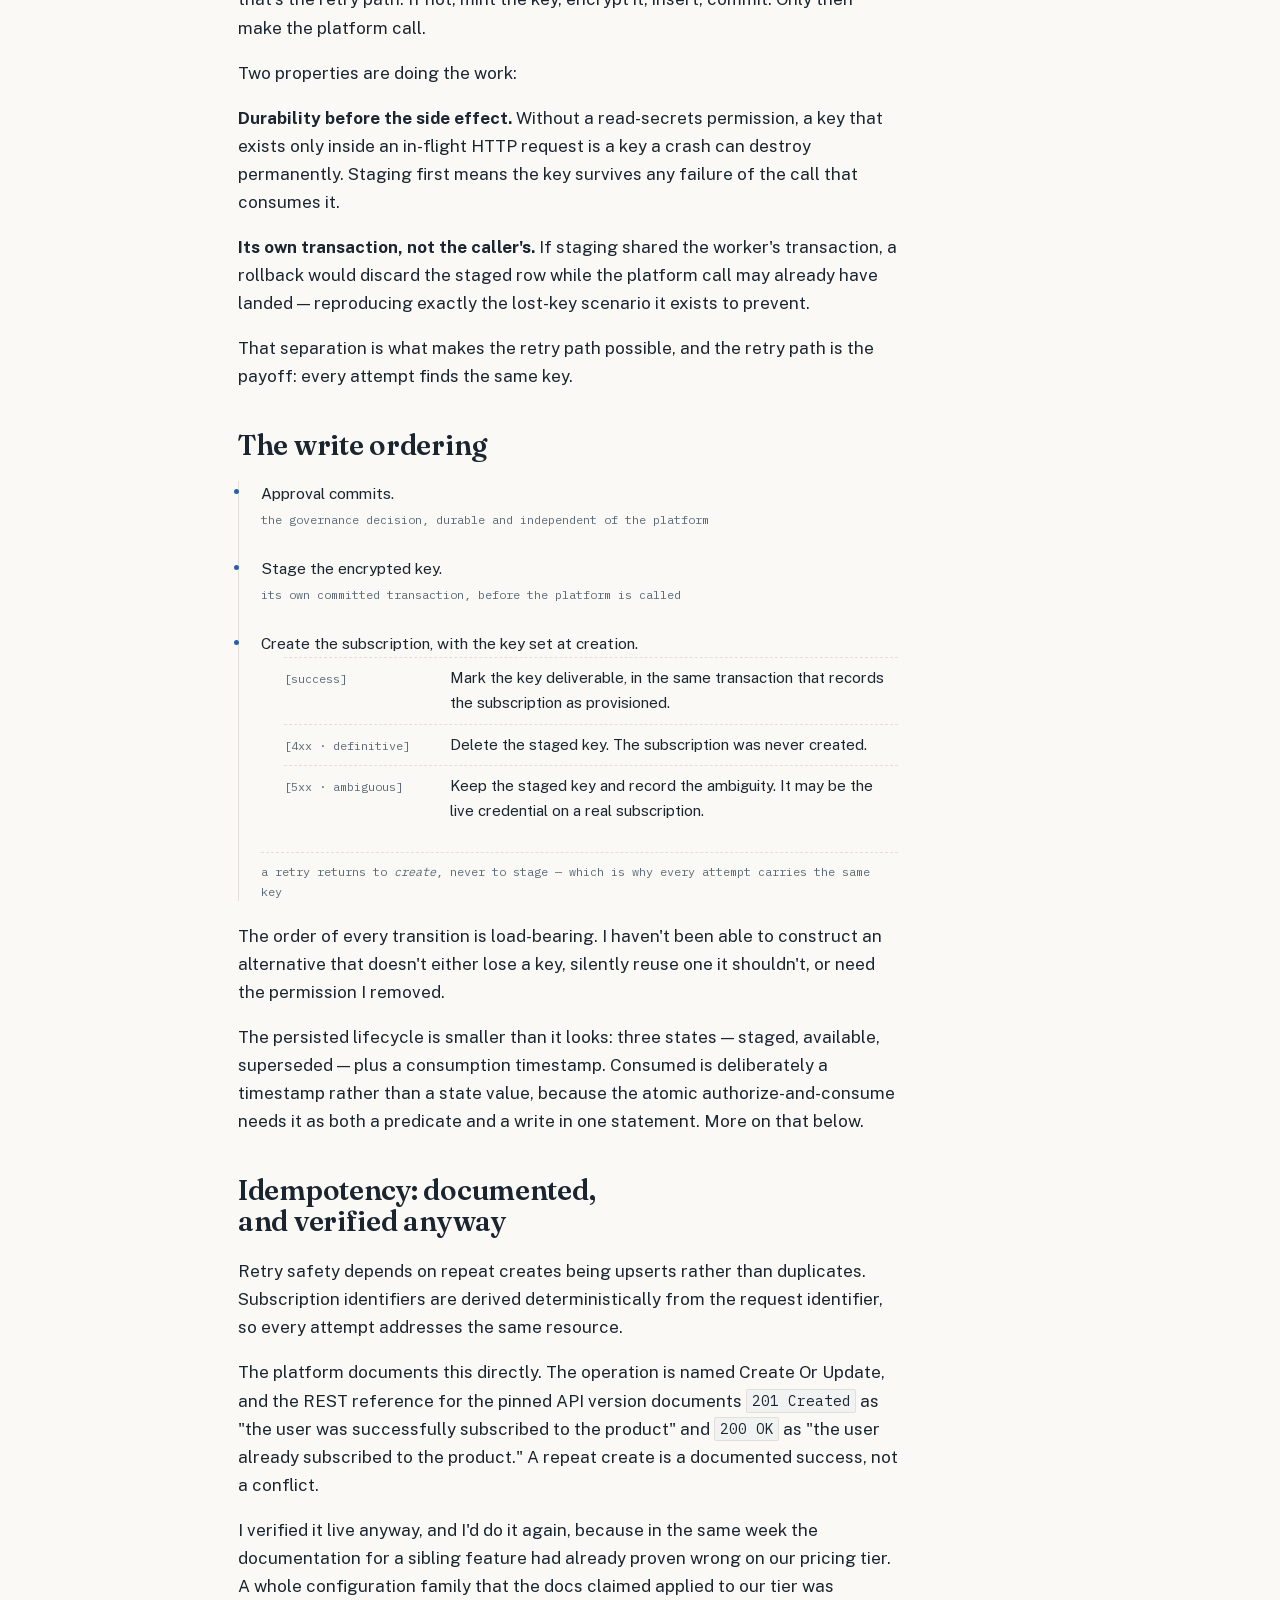
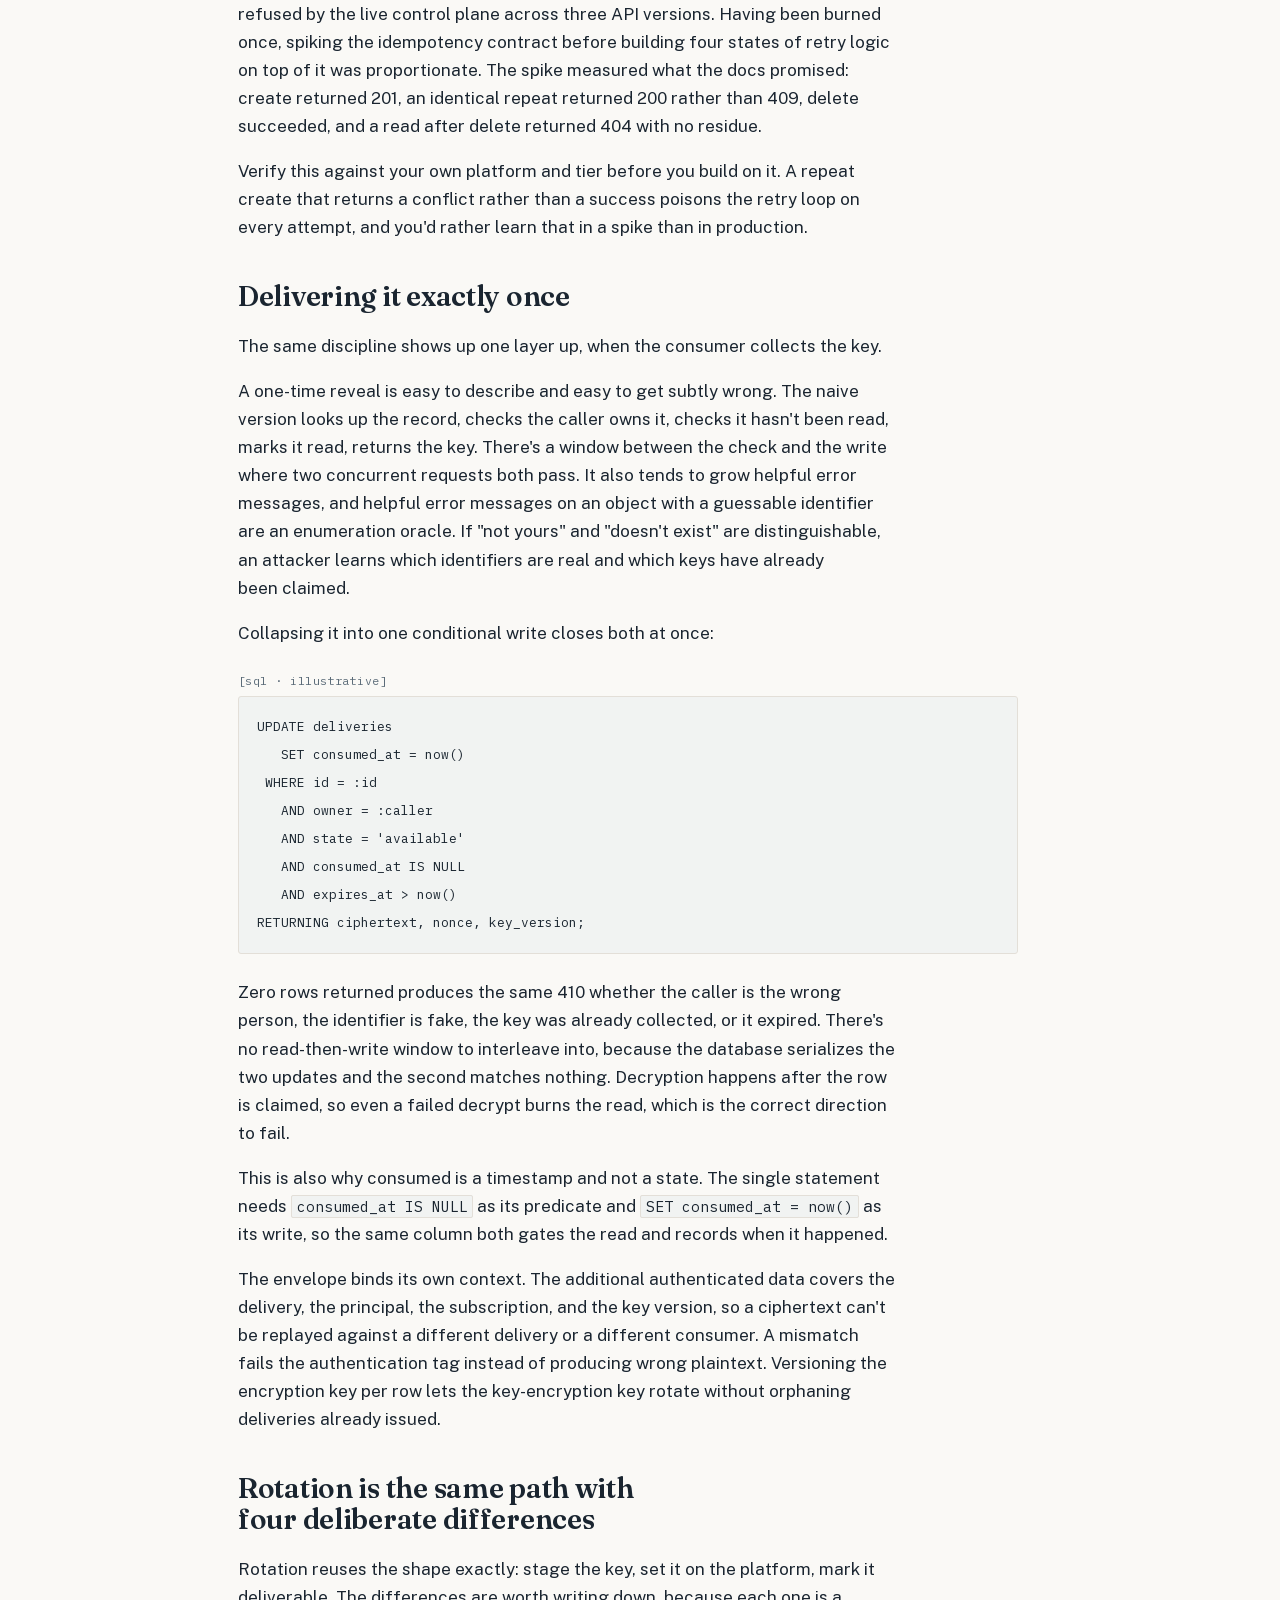
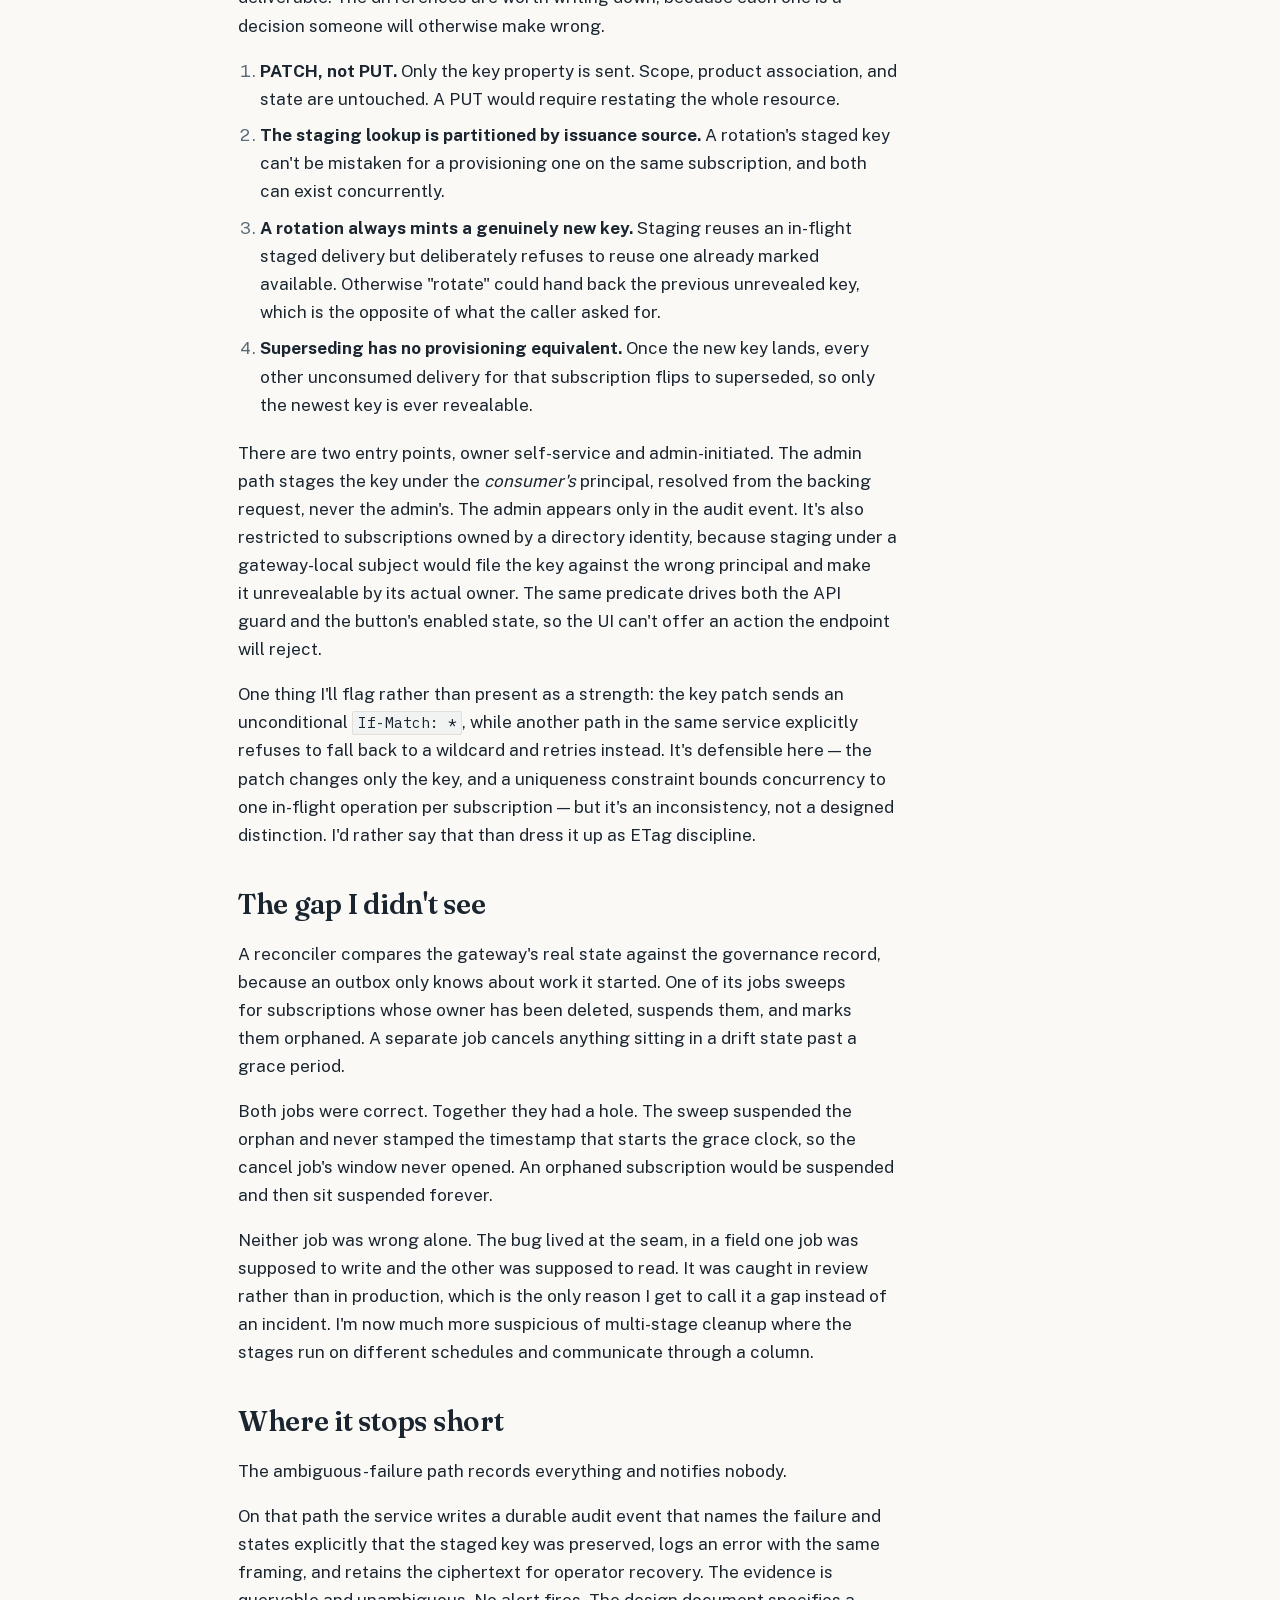
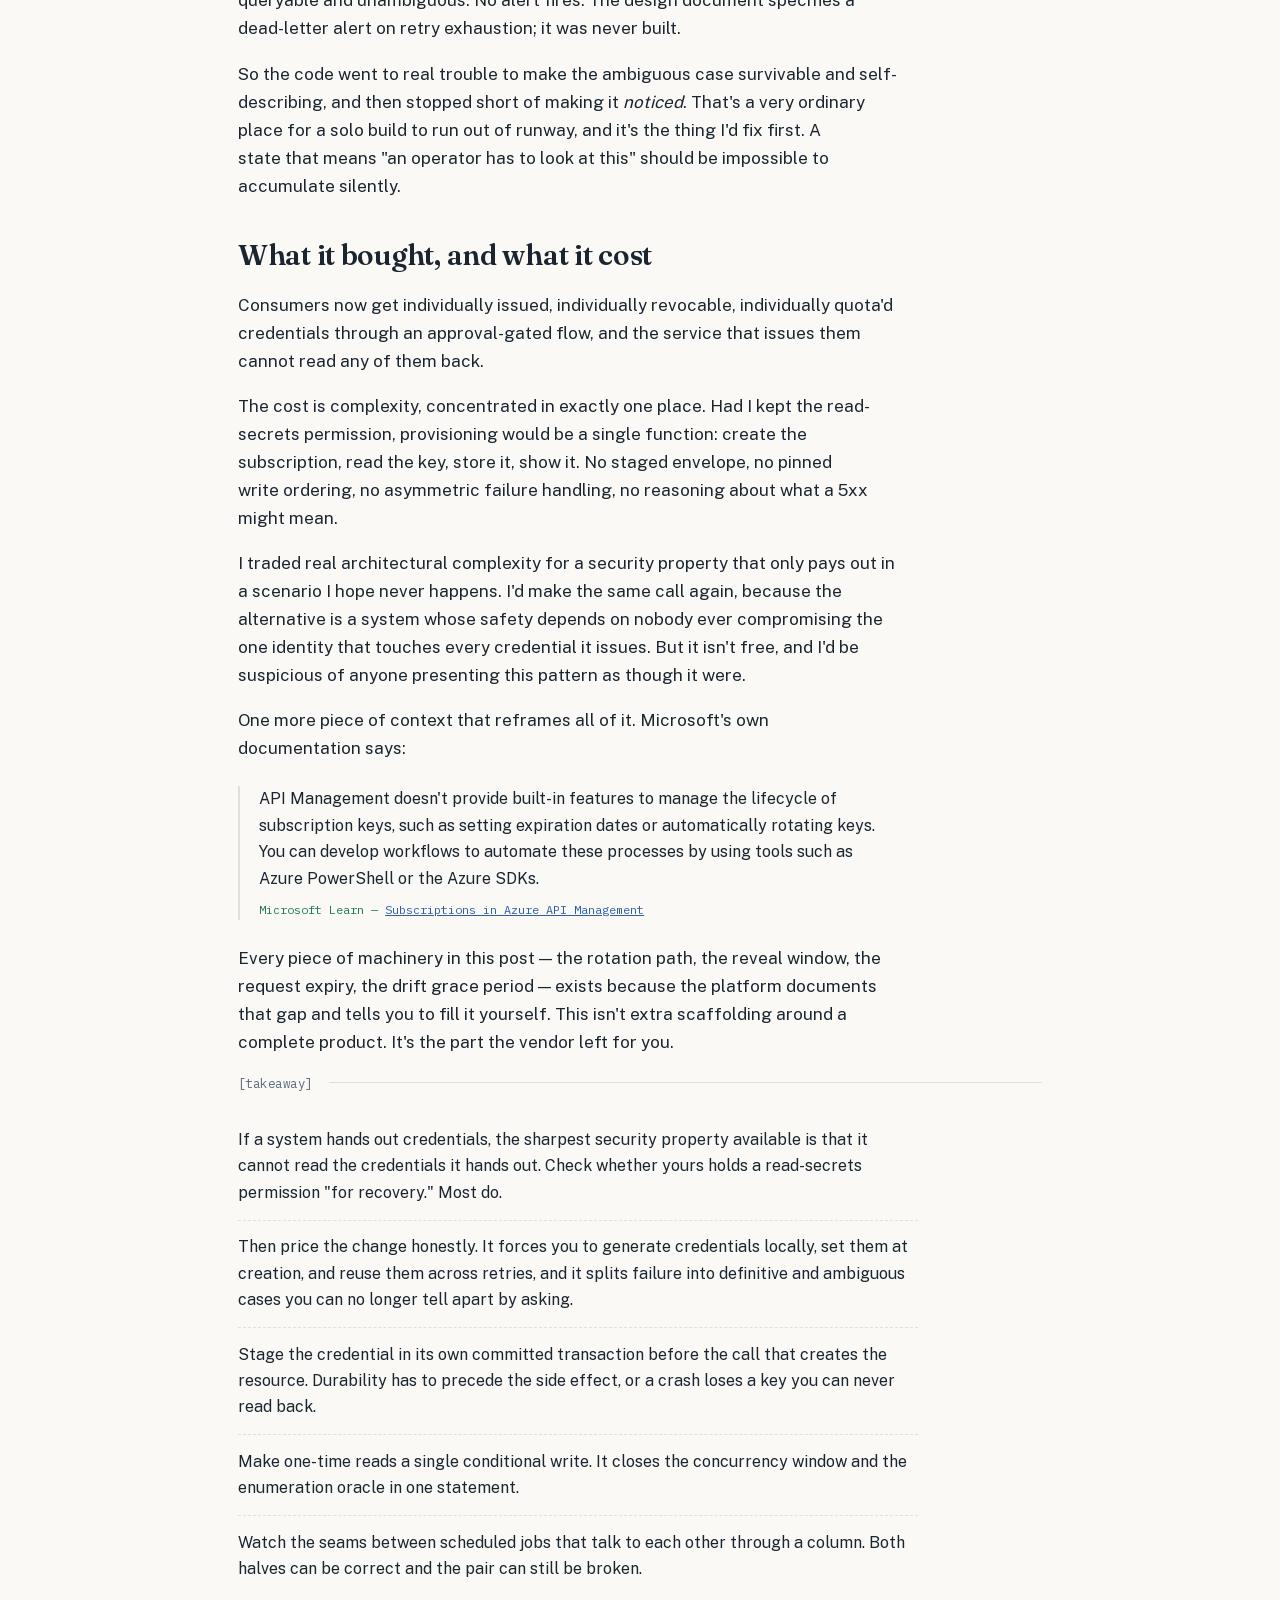
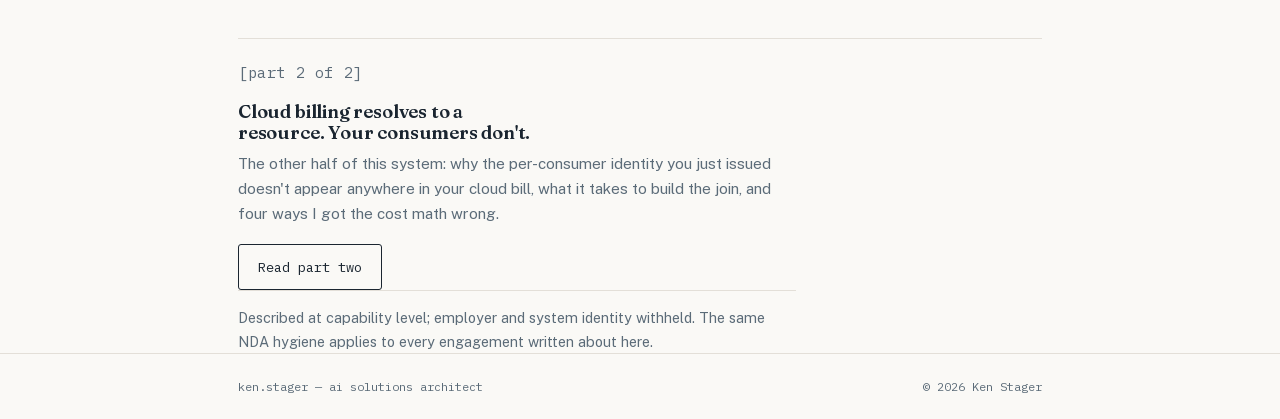
<file: writing/key-provisioning-without-read-access/index.html>
<!DOCTYPE html>
<html lang="en">
<head>
  <meta charset="UTF-8">
  <meta name="viewport" content="width=device-width, initial-scale=1.0">
  <meta name="color-scheme" content="light">
  <meta name="theme-color" content="#FAF9F6">
  <title>Your key-provisioning service should not be able to read the keys it issues — Ken Stager</title>
  <meta name="description" content="Removing the read-secrets permission from a key-provisioning service changes a capability rather than adding a control. What that costs: staged envelopes, pinned write ordering, and failure that means two different things.">
  <link rel="canonical" href="https://www.kenstager.com/writing/key-provisioning-without-read-access/">

  <meta property="og:type" content="article">
  <meta property="og:title" content="Your key-provisioning service should not be able to read the keys it issues">
  <meta property="og:description" content="Removing the read-secrets permission changes a capability rather than adding a control. Here is what it costs: staged envelopes, pinned write ordering, and failure that means two different things.">
  <meta property="og:url" content="https://www.kenstager.com/writing/key-provisioning-without-read-access/">
  <meta property="og:image" content="https://www.kenstager.com/og-image.png">
  <meta property="og:image:width" content="1200">
  <meta property="og:image:height" content="630">
  <meta property="article:published_time" content="2026-07-29">
  <meta property="article:author" content="Ken Stager">
  <meta name="twitter:card" content="summary_large_image">
  <meta name="twitter:title" content="Your key-provisioning service should not be able to read the keys it issues">
  <meta name="twitter:description" content="Removing the read-secrets permission changes a capability rather than adding a control. Here is what it costs.">
  <meta name="twitter:image" content="https://www.kenstager.com/og-image.png">

  <link rel="icon" href="/favicon.svg" type="image/svg+xml">
  <link rel="apple-touch-icon" href="/apple-touch-icon.png">

  <link rel="preload" href="/fonts/fraunces-600.woff2" as="font" type="font/woff2" crossorigin>
  <link rel="preload" href="/fonts/public-sans.woff2" as="font" type="font/woff2" crossorigin>
  <link rel="preload" href="/fonts/ibm-plex-mono-400.woff2" as="font" type="font/woff2" crossorigin>
  <link rel="stylesheet" href="/styles.css">

  <!--
    Article markup. Follows the template + rules in the homepage <head>.
    The Person is defined ONCE, on the homepage; referenced here by @id only.
    No Person node, no keywords/about/image — see the homepage rules block.
    BreadcrumbList is backed by the visible breadcrumb below.
  -->
  <script type="application/ld+json">
  {
    "@context": "https://schema.org",
    "@graph": [
      {
        "@type": "TechArticle",
        "@id": "https://www.kenstager.com/writing/key-provisioning-without-read-access/#article",
        "headline": "Your key-provisioning service should not be able to read the keys it issues",
        "description": "Removing the read-secrets permission from a key-provisioning service changes a capability rather than adding a control. What that costs: staged envelopes, pinned write ordering, and failure that means two different things.",
        "datePublished": "2026-07-29",
        "dateModified": "2026-07-29",
        "inLanguage": "en-US",
        "timeRequired": "PT10M",
        "author": { "@id": "https://www.kenstager.com/#person" },
        "publisher": { "@id": "https://www.kenstager.com/#person" },
        "isPartOf": { "@id": "https://www.kenstager.com/#website" },
        "mainEntityOfPage": "https://www.kenstager.com/writing/key-provisioning-without-read-access/"
      },
      {
        "@type": "BreadcrumbList",
        "@id": "https://www.kenstager.com/writing/key-provisioning-without-read-access/#breadcrumb",
        "itemListElement": [
          { "@type": "ListItem", "position": 1, "name": "Ken Stager", "item": "https://www.kenstager.com/" },
          { "@type": "ListItem", "position": 2, "name": "Writing", "item": "https://www.kenstager.com/writing/" },
          { "@type": "ListItem", "position": 3, "name": "Key provisioning without read access" }
        ]
      }
    ]
  }
  </script>
</head>
<body class="doc">
  <a class="skip-link" href="#main">Skip to content</a>

  <header class="site-header is-doc">
    <a class="wordmark" href="/">ken.stager</a>
    <nav aria-label="Primary">
      <a href="/writing/">Writing</a>
      <a href="/#contact">Contact</a>
    </nav>
    <div class="header-actions">
      <a class="btn btn-primary" href="/Ken-Stager-Resume.pdf" download>Download resume</a>
    </div>
  </header>

  <main id="main">
    <article class="post">

      <header class="post-head">
        <nav class="section-eyebrow post-breadcrumb" aria-label="Breadcrumb">
          <span><a href="/">ken.stager</a><span class="arr">→</span><a href="/writing/">writing</a><span class="arr">→</span>key provisioning</span>
        </nav>

        <h1>Your key-provisioning service should not be able to read the keys it issues</h1>

        <p class="post-meta">2026-07-29 · ~10 min · part 1 of 2</p>

        <p class="section-lede">Removing the read-secrets permission changes a capability instead of adding a control. It is also the most expensive constraint I have put on a system, and every interesting piece of the architecture exists because of it.</p>
      </header>

      <div class="post-body">

        <p>Every enterprise that adopts LLMs eventually hits the same problem. Engineering teams want model access. The team holding the provider account has one way to give it to them: hand over a provider key.</p>

        <p>So that happens once, informally, to a team everyone trusts. One key, delivered by hand, to one consumer. That is a defensible answer at N=1 and it is not an answer at N=20. There is no issuance process, so there is nothing to scale. Revocation means rotating a credential several things now depend on. And because every call reaches the model carrying the same key, nothing downstream can tell one caller from another.</p>

        <p>The fix is a gateway. Put Azure API Management in front of the model, issue per-consumer subscription keys, keep the real provider credential server-side. That part is well documented and I won't spend the post on it.</p>

        <p>What I want to write about is what that gateway key turns out to be. <strong>The subscription key is the only thing in the request path that identifies who is calling.</strong> It is what the gateway authenticates, what the rate limit counts against, what approval is granted for, and what usage telemetry is dimensioned by.</p>

        <p>Which means it has to be issued perfectly. That pushed me to a constraint that turned out to be the most expensive decision in the system: the component that provisions keys cannot read them.</p>

        <h2>The usual answer, and why it's a control rather than a capability</h2>

        <p>The default provisioning flow is short. A request comes in, an approver approves, the service calls the platform API to create a subscription, the platform generates the key, the service reads it back and shows it to the consumer.</p>

        <p>That flow needs the provisioning identity to hold a read-secrets permission. Nearly every system holds it, usually with a comment about needing it for recovery, and then protects the stored keys with encryption at rest.</p>

        <p>Encryption at rest is a control, and controls depend on something else staying safe. An attacker who compromises the provisioning identity doesn't have to defeat the encryption. That identity can ask the platform for the key directly. The control isn't broken. It's stepped around.</p>

        <p>Removing the read permission changes the capability instead of adding a control. Compromise of that identity then yields the ability to create and modify subscriptions, which is noisy and fully audited. It does not yield the ability to read any key already issued.</p>

        <p>The platform documents both halves of this, which is worth quoting because it means none of what follows is a trick. On the subscription resource, Microsoft's REST reference says of <code>properties.primaryKey</code>:</p>

        <blockquote class="quote-doc">
          <p>This property will not be filled on 'GET' operations! Use '/listSecrets' POST request to get the value.</p>
          <cite class="receipt">Microsoft Learn — <a href="https://learn.microsoft.com/en-us/rest/api/apimanagement/subscription/create-or-update">Subscription - Create Or Update</a></cite>
        </blockquote>

        <p>So read-back genuinely requires the one permission the role excludes. And the companion concepts page documents that you can set the key yourself at creation, with auto-generation as the fallback when you omit it:</p>

        <blockquote class="quote-doc">
          <p>Instead of regenerating keys, you can set specific keys by invoking the Azure API Management Subscription - Create Or Update Azure REST API. Specifically, set <code>properties.primaryKey</code> and/or <code>properties.secondaryKey</code> in the HTTP request body.</p>
          <cite class="receipt">Microsoft Learn — <a href="https://learn.microsoft.com/en-us/azure/api-management/api-management-subscriptions">Subscriptions in Azure API Management</a></cite>
        </blockquote>

        <p>That's the whole security argument, resting on documented API surface rather than on an internal assertion. It's also easy to claim and expensive to hold, and the rest of this post is the expense.</p>

        <h2>When do you write the key down?</h2>

        <p>If you can't read a key back, you generate it yourself and set it in the same call that creates the subscription. The documented constraint on <code>primaryKey</code> is a maximum length of 256 characters with no charset restriction, so 32 bytes of entropy from a CSPRNG, URL-safe-encoded to about 43 characters, sits comfortably inside it.</p>

        <p>That call goes to a system you don't control, so it has to be retryable. Retryable means it will sometimes run twice. Generate a fresh key inside the retry loop and the second attempt silently resets the live credential of a consumer already using the first one.</p>

        <p>So the key has to exist before the call, and every retry has to reuse it.</p>

        <p>But a key durable before the call is durable for a subscription that may never exist. Failure now has two meanings that need opposite handling:</p>

        <ul>
          <li><strong>Definitive failure.</strong> A 4xx, a rejection, a request that never landed. The subscription wasn't created, the stored key is garbage, delete it.</li>
          <li><strong>Ambiguous failure.</strong> A transport error, a 5xx, a timeout. It may have landed. And you cannot check, because checking means reading the key back — the permission you gave up.</li>
        </ul>

        <p>In the ambiguous case the stored key has to be kept. It might be the live credential on a real subscription, and discarding it strands a working key with no way to deliver it and no way to recover it.</p>

        <h3>The staged envelope</h3>

        <p>That pre-created row is the whole mechanism, and there is nothing exotic about it. Before the platform is ever called, the provisioner writes an encrypted key row into its own database, in its own short transaction, and commits.</p>

        <p>The lookup is a <code>SELECT … FOR UPDATE</code> on the subscription and an issuance source, filtered to rows not yet consumed. If a row exists, decrypt and return it — that's the retry path. If not, mint the key, encrypt it, insert, commit. Only then make the platform call.</p>

        <p>Two properties are doing the work:</p>

        <p><strong>Durability before the side effect.</strong> Without a read-secrets permission, a key that exists only inside an in-flight HTTP request is a key a crash can destroy permanently. Staging first means the key survives any failure of the call that consumes it.</p>

        <p><strong>Its own transaction, not the caller's.</strong> If staging shared the worker's transaction, a rollback would discard the staged row while the platform call may already have landed — reproducing exactly the lost-key scenario it exists to prevent.</p>

        <p>That separation is what makes the retry path possible, and the retry path is the payoff: every attempt finds the same key.</p>

        <h2>The write ordering</h2>

        <ol class="flow" aria-label="Provisioning write ordering, four steps with a three-way branch">
          <li>
            <span class="flow-step">Approval commits.</span>
            <span class="flow-note">the governance decision, durable and independent of the platform</span>
          </li>
          <li>
            <span class="flow-step">Stage the encrypted key.</span>
            <span class="flow-note">its own committed transaction, before the platform is called</span>
          </li>
          <li>
            <span class="flow-step">Create the subscription, with the key set at creation.</span>
            <ol class="flow-fork">
              <li>
                <span class="flow-cond">[success]</span>
                <span>Mark the key deliverable, in the same transaction that records the subscription as provisioned.</span>
              </li>
              <li>
                <span class="flow-cond">[4xx · definitive]</span>
                <span>Delete the staged key. The subscription was never created.</span>
              </li>
              <li>
                <span class="flow-cond">[5xx · ambiguous]</span>
                <span>Keep the staged key and record the ambiguity. It may be the live credential on a real subscription.</span>
              </li>
            </ol>
            <span class="flow-return">a retry returns to <em>create</em>, never to stage — which is why every attempt carries the same key</span>
          </li>
        </ol>

        <p>The order of every transition is load-bearing. I haven't been able to construct an alternative that doesn't either lose a key, silently reuse one it shouldn't, or need the permission I removed.</p>

        <p>The persisted lifecycle is smaller than it looks: three states — staged, available, superseded — plus a consumption timestamp. Consumed is deliberately a timestamp rather than a state value, because the atomic authorize-and-consume needs it as both a predicate and a write in one statement. More on that below.</p>

        <h2>Idempotency: documented, and verified anyway</h2>

        <p>Retry safety depends on repeat creates being upserts rather than duplicates. Subscription identifiers are derived deterministically from the request identifier, so every attempt addresses the same resource.</p>

        <p>The platform documents this directly. The operation is named Create Or Update, and the REST reference for the pinned API version documents <code>201 Created</code> as "the user was successfully subscribed to the product" and <code>200 OK</code> as "the user already subscribed to the product." A repeat create is a documented success, not a conflict.</p>

        <p>I verified it live anyway, and I'd do it again, because in the same week the documentation for a sibling feature had already proven wrong on our pricing tier. A whole configuration family that the docs claimed applied to our tier was refused by the live control plane across three API versions. Having been burned once, spiking the idempotency contract before building four states of retry logic on top of it was proportionate. The spike measured what the docs promised: create returned 201, an identical repeat returned 200 rather than 409, delete succeeded, and a read after delete returned 404 with no residue.</p>

        <p>Verify this against your own platform and tier before you build on it. A repeat create that returns a conflict rather than a success poisons the retry loop on every attempt, and you'd rather learn that in a spike than in production.</p>

        <h2>Delivering it exactly once</h2>

        <p>The same discipline shows up one layer up, when the consumer collects the key.</p>

        <p>A one-time reveal is easy to describe and easy to get subtly wrong. The naive version looks up the record, checks the caller owns it, checks it hasn't been read, marks it read, returns the key. There's a window between the check and the write where two concurrent requests both pass. It also tends to grow helpful error messages, and helpful error messages on an object with a guessable identifier are an enumeration oracle. If "not yours" and "doesn't exist" are distinguishable, an attacker learns which identifiers are real and which keys have already been claimed.</p>

        <p>Collapsing it into one conditional write closes both at once:</p>

        <div class="code-block">
          <p class="code-label">[sql · illustrative]</p>
          <pre><code>UPDATE deliveries
   SET consumed_at = now()
 WHERE id = :id
   AND owner = :caller
   AND state = 'available'
   AND consumed_at IS NULL
   AND expires_at &gt; now()
RETURNING ciphertext, nonce, key_version;</code></pre>
        </div>

        <p>Zero rows returned produces the same 410 whether the caller is the wrong person, the identifier is fake, the key was already collected, or it expired. There's no read-then-write window to interleave into, because the database serializes the two updates and the second matches nothing. Decryption happens after the row is claimed, so even a failed decrypt burns the read, which is the correct direction to fail.</p>

        <p>This is also why consumed is a timestamp and not a state. The single statement needs <code>consumed_at IS NULL</code> as its predicate and <code>SET consumed_at = now()</code> as its write, so the same column both gates the read and records when it happened.</p>

        <p>The envelope binds its own context. The additional authenticated data covers the delivery, the principal, the subscription, and the key version, so a ciphertext can't be replayed against a different delivery or a different consumer. A mismatch fails the authentication tag instead of producing wrong plaintext. Versioning the encryption key per row lets the key-encryption key rotate without orphaning deliveries already issued.</p>

        <h2>Rotation is the same path with four deliberate differences</h2>

        <p>Rotation reuses the shape exactly: stage the key, set it on the platform, mark it deliverable. The differences are worth writing down, because each one is a decision someone will otherwise make wrong.</p>

        <ol>
          <li><strong>PATCH, not PUT.</strong> Only the key property is sent. Scope, product association, and state are untouched. A PUT would require restating the whole resource.</li>
          <li><strong>The staging lookup is partitioned by issuance source.</strong> A rotation's staged key can't be mistaken for a provisioning one on the same subscription, and both can exist concurrently.</li>
          <li><strong>A rotation always mints a genuinely new key.</strong> Staging reuses an in-flight staged delivery but deliberately refuses to reuse one already marked available. Otherwise "rotate" could hand back the previous unrevealed key, which is the opposite of what the caller asked for.</li>
          <li><strong>Superseding has no provisioning equivalent.</strong> Once the new key lands, every other unconsumed delivery for that subscription flips to superseded, so only the newest key is ever revealable.</li>
        </ol>

        <p>There are two entry points, owner self-service and admin-initiated. The admin path stages the key under the <em>consumer's</em> principal, resolved from the backing request, never the admin's. The admin appears only in the audit event. It's also restricted to subscriptions owned by a directory identity, because staging under a gateway-local subject would file the key against the wrong principal and make it unrevealable by its actual owner. The same predicate drives both the API guard and the button's enabled state, so the UI can't offer an action the endpoint will reject.</p>

        <p>One thing I'll flag rather than present as a strength: the key patch sends an unconditional <code>If-Match: *</code>, while another path in the same service explicitly refuses to fall back to a wildcard and retries instead. It's defensible here — the patch changes only the key, and a uniqueness constraint bounds concurrency to one in-flight operation per subscription — but it's an inconsistency, not a designed distinction. I'd rather say that than dress it up as ETag discipline.</p>

        <h2>The gap I didn't see</h2>

        <p>A reconciler compares the gateway's real state against the governance record, because an outbox only knows about work it started. One of its jobs sweeps for subscriptions whose owner has been deleted, suspends them, and marks them orphaned. A separate job cancels anything sitting in a drift state past a grace period.</p>

        <p>Both jobs were correct. Together they had a hole. The sweep suspended the orphan and never stamped the timestamp that starts the grace clock, so the cancel job's window never opened. An orphaned subscription would be suspended and then sit suspended forever.</p>

        <p>Neither job was wrong alone. The bug lived at the seam, in a field one job was supposed to write and the other was supposed to read. It was caught in review rather than in production, which is the only reason I get to call it a gap instead of an incident. I'm now much more suspicious of multi-stage cleanup where the stages run on different schedules and communicate through a column.</p>

        <h2>Where it stops short</h2>

        <p>The ambiguous-failure path records everything and notifies nobody.</p>

        <p>On that path the service writes a durable audit event that names the failure and states explicitly that the staged key was preserved, logs an error with the same framing, and retains the ciphertext for operator recovery. The evidence is queryable and unambiguous. No alert fires. The design document specifies a dead-letter alert on retry exhaustion; it was never built.</p>

        <p>So the code went to real trouble to make the ambiguous case survivable and self-describing, and then stopped short of making it <em>noticed</em>. That's a very ordinary place for a solo build to run out of runway, and it's the thing I'd fix first. A state that means "an operator has to look at this" should be impossible to accumulate silently.</p>

        <h2>What it bought, and what it cost</h2>

        <p>Consumers now get individually issued, individually revocable, individually quota'd credentials through an approval-gated flow, and the service that issues them cannot read any of them back.</p>

        <p>The cost is complexity, concentrated in exactly one place. Had I kept the read-secrets permission, provisioning would be a single function: create the subscription, read the key, store it, show it. No staged envelope, no pinned write ordering, no asymmetric failure handling, no reasoning about what a 5xx might mean.</p>

        <p>I traded real architectural complexity for a security property that only pays out in a scenario I hope never happens. I'd make the same call again, because the alternative is a system whose safety depends on nobody ever compromising the one identity that touches every credential it issues. But it isn't free, and I'd be suspicious of anyone presenting this pattern as though it were.</p>

        <p>One more piece of context that reframes all of it. Microsoft's own documentation says:</p>

        <blockquote class="quote-doc">
          <p>API Management doesn't provide built-in features to manage the lifecycle of subscription keys, such as setting expiration dates or automatically rotating keys. You can develop workflows to automate these processes by using tools such as Azure PowerShell or the Azure SDKs.</p>
          <cite class="receipt">Microsoft Learn — <a href="https://learn.microsoft.com/en-us/azure/api-management/api-management-subscriptions">Subscriptions in Azure API Management</a></cite>
        </blockquote>

        <p>Every piece of machinery in this post — the rotation path, the reveal window, the request expiry, the drift grace period — exists because the platform documents that gap and tells you to fill it yourself. This isn't extra scaffolding around a complete product. It's the part the vendor left for you.</p>

      </div>

      <footer>
        <p class="section-eyebrow">[takeaway]</p>
        <ul class="takeaway-list">
          <li>If a system hands out credentials, the sharpest security property available is that it cannot read the credentials it hands out. Check whether yours holds a read-secrets permission "for recovery." Most do.</li>
          <li>Then price the change honestly. It forces you to generate credentials locally, set them at creation, and reuse them across retries, and it splits failure into definitive and ambiguous cases you can no longer tell apart by asking.</li>
          <li>Stage the credential in its own committed transaction before the call that creates the resource. Durability has to precede the side effect, or a crash loses a key you can never read back.</li>
          <li>Make one-time reads a single conditional write. It closes the concurrency window and the enumeration oracle in one statement.</li>
          <li>Watch the seams between scheduled jobs that talk to each other through a column. Both halves can be correct and the pair can still be broken.</li>
        </ul>

        <div class="post-next">
          <p class="code-label">[part 2 of 2]</p>
          <h2>Cloud billing resolves to a resource. Your consumers don't.</h2>
          <p>The other half of this system: why the per-consumer identity you just issued doesn't appear anywhere in your cloud bill, what it takes to build the join, and four ways I got the cost math wrong.</p>
          <a class="btn btn-ghost" href="/writing/per-consumer-llm-cost-attribution/">Read part two</a>
        </div>

        <p class="case-receipt">Described at capability level; employer and system identity withheld. The same NDA hygiene applies to every engagement written about here.</p>
      </footer>

    </article>
  </main>

  <footer class="site-footer">
    <span>ken.stager — ai solutions architect</span>
    <span>© <span id="year">2026</span> Ken Stager</span>
  </footer>

  <script src="/script.js"></script>
  <!-- Cloudflare Web Analytics --><script type='module' src='https://static.cloudflareinsights.com/beacon.min.js' data-cf-beacon='{"token": "e5ba6a5b169745c2ac251959fb2ea677"}'></script><!-- End Cloudflare Web Analytics -->
</body>
</html>
</file>
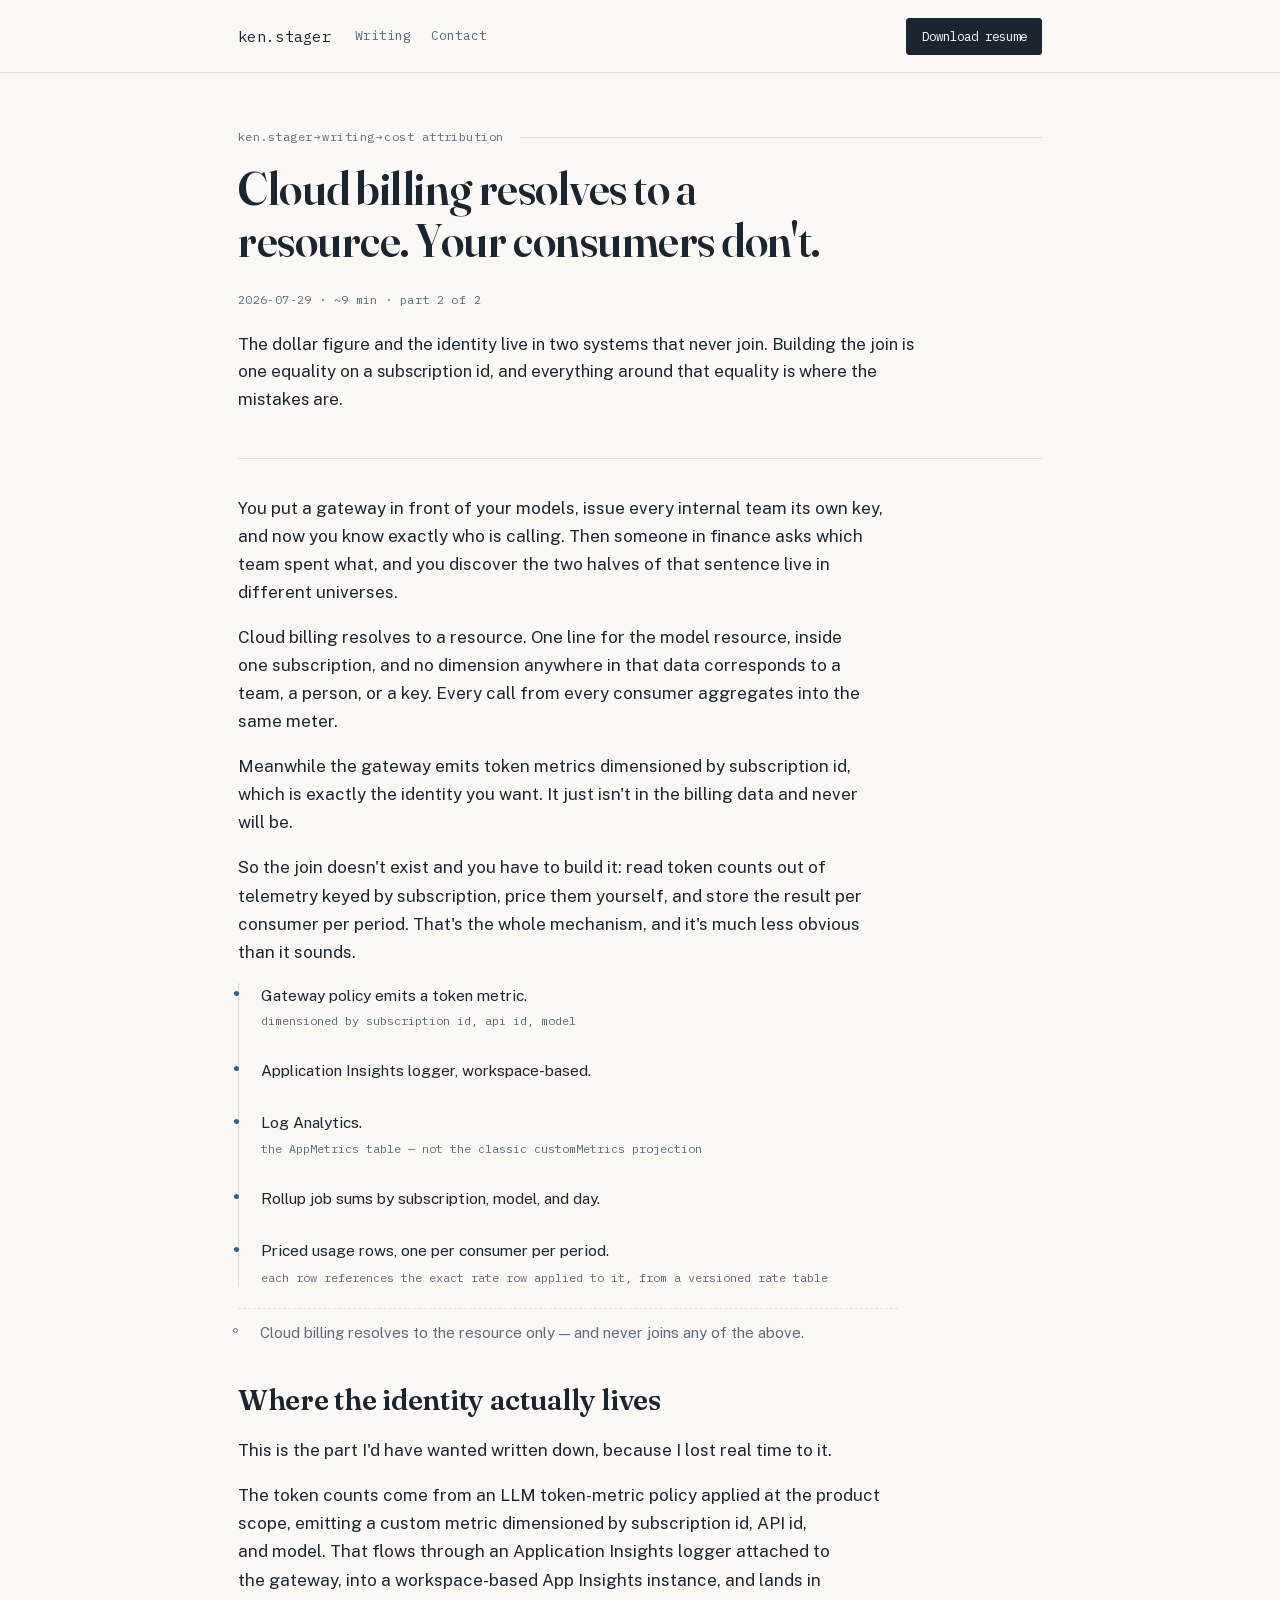
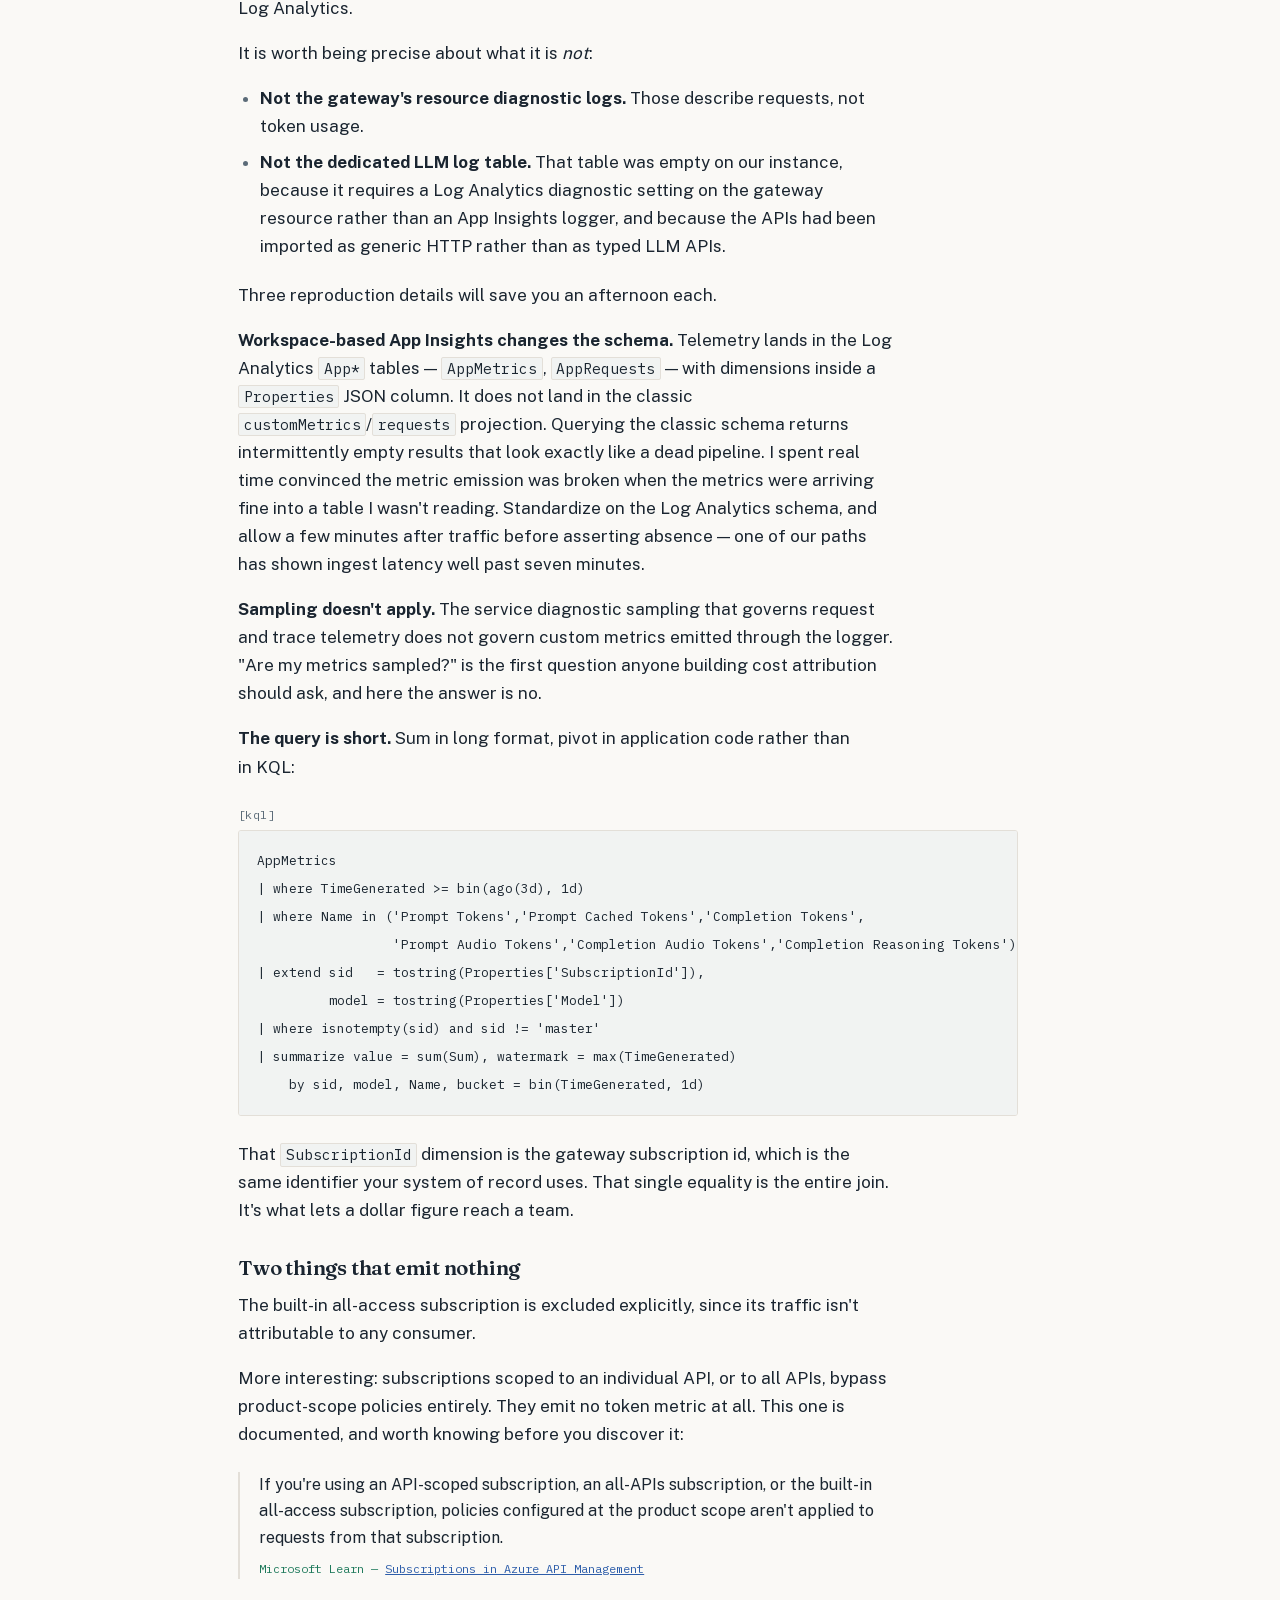
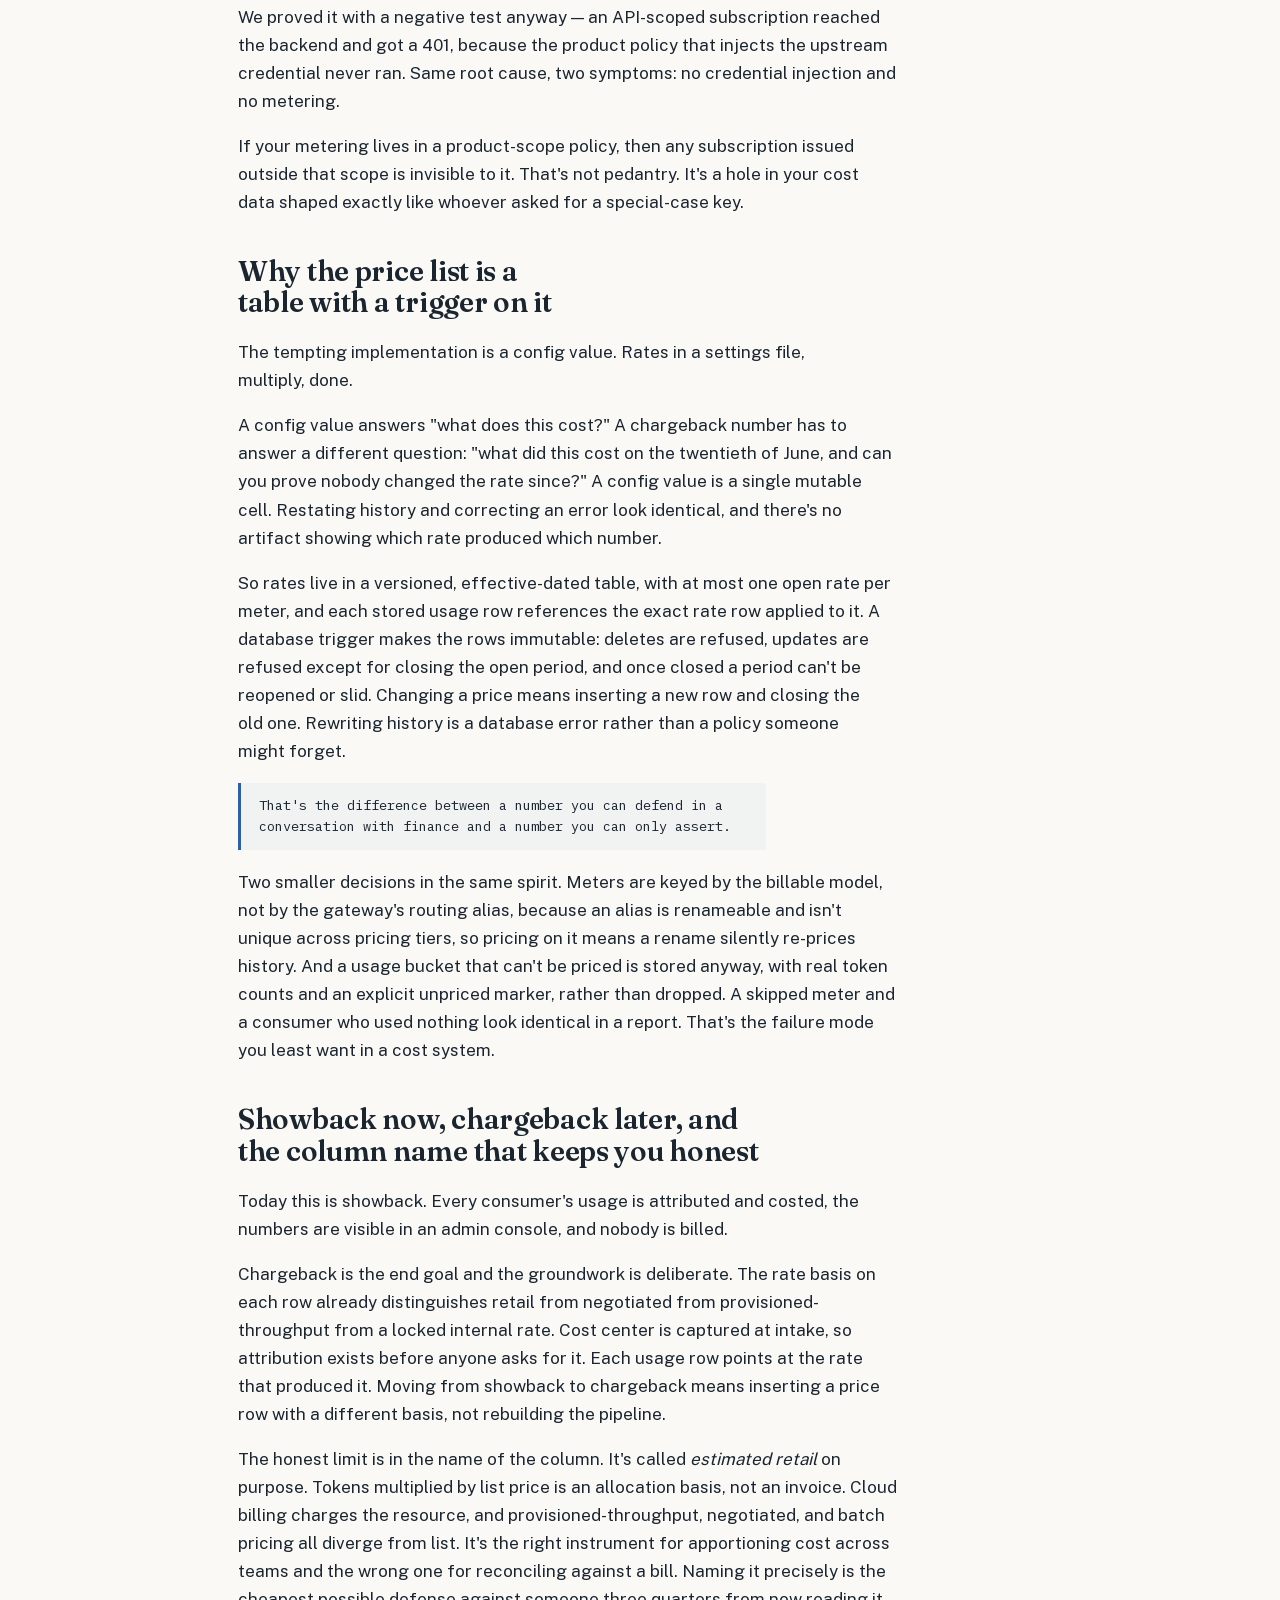
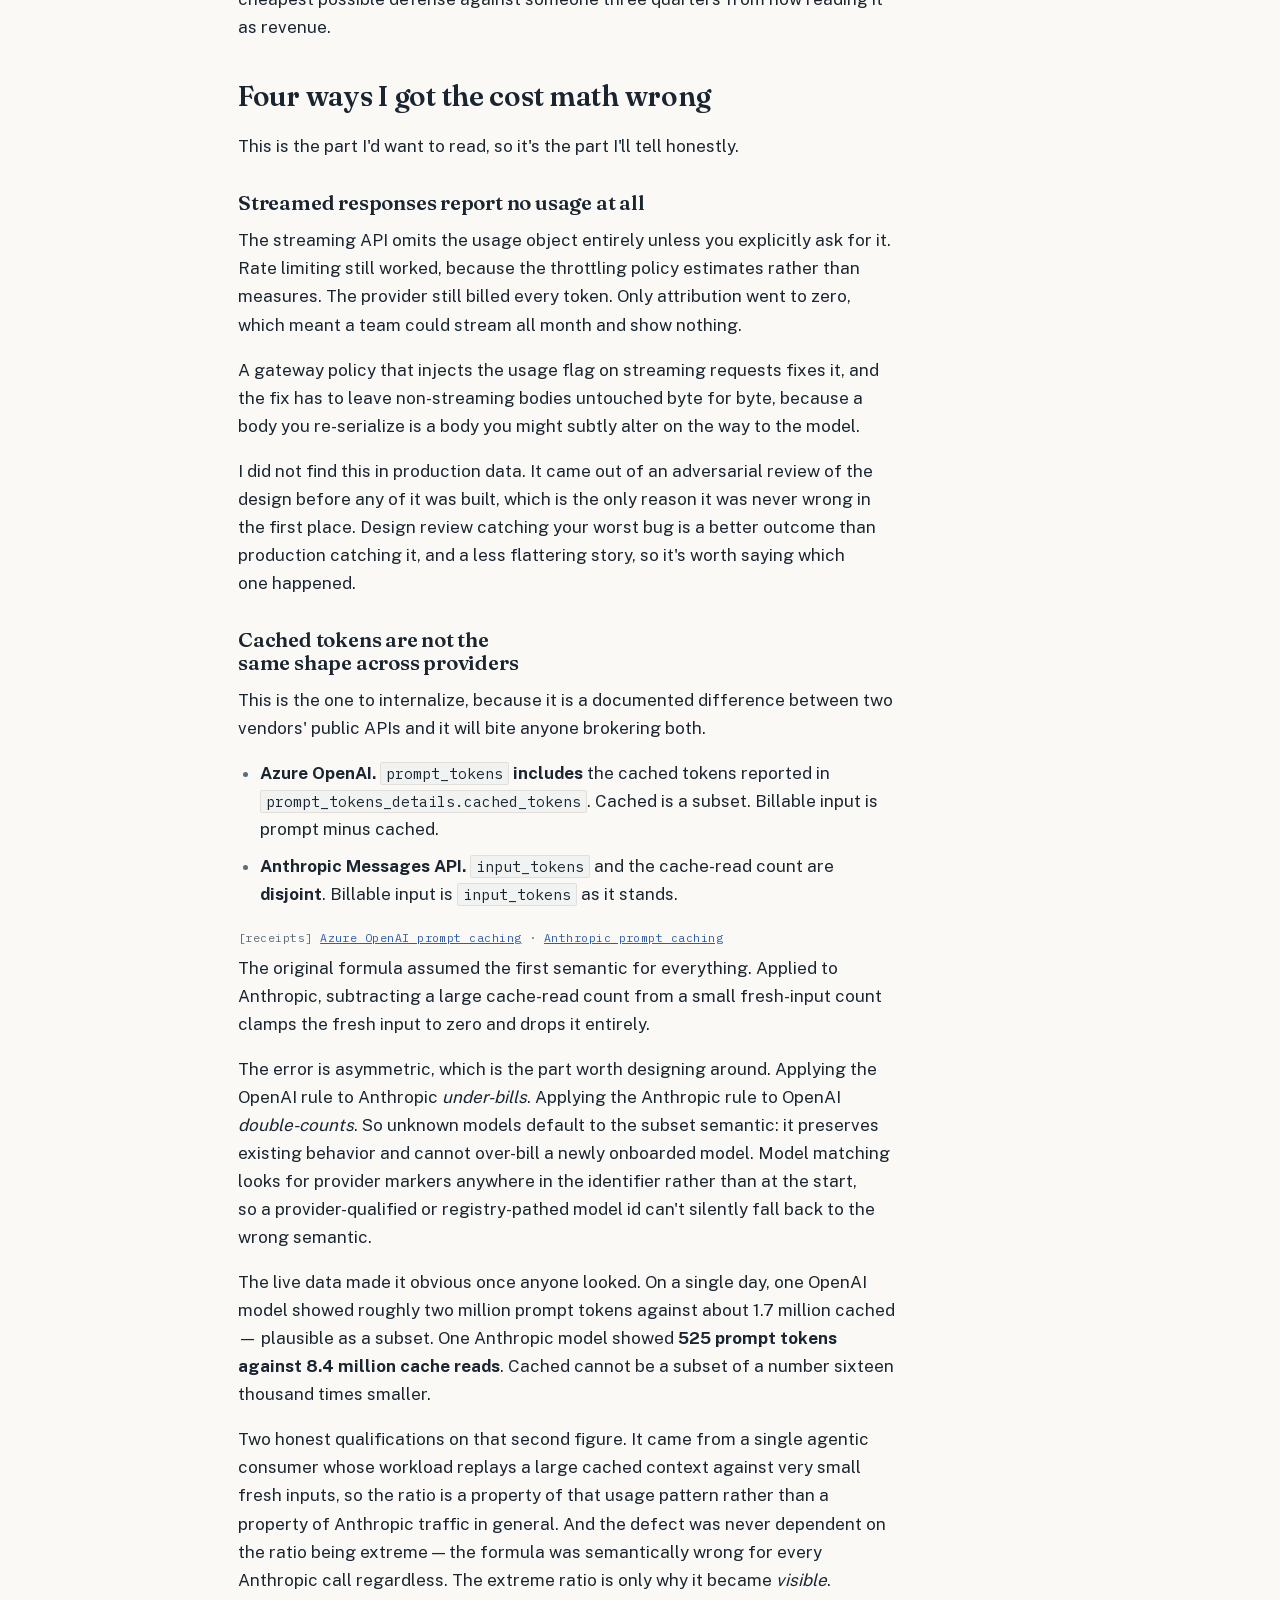
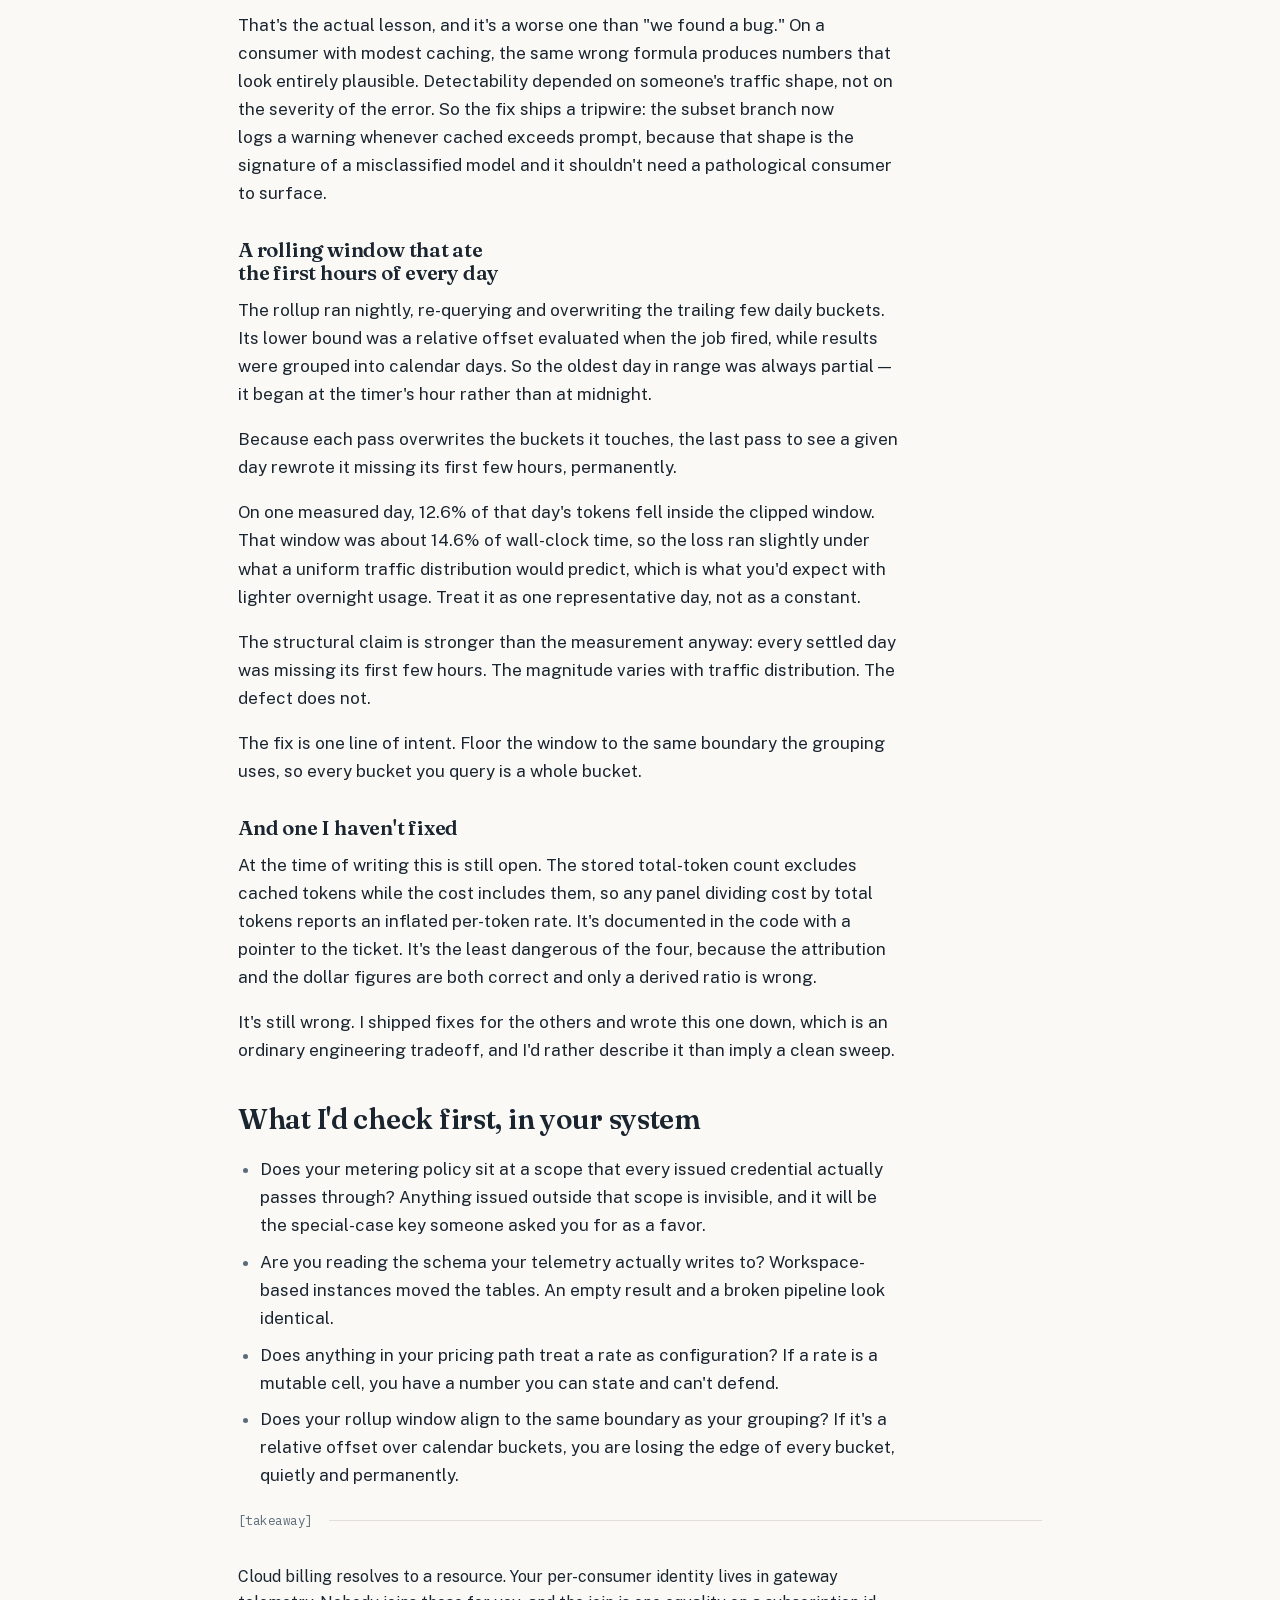
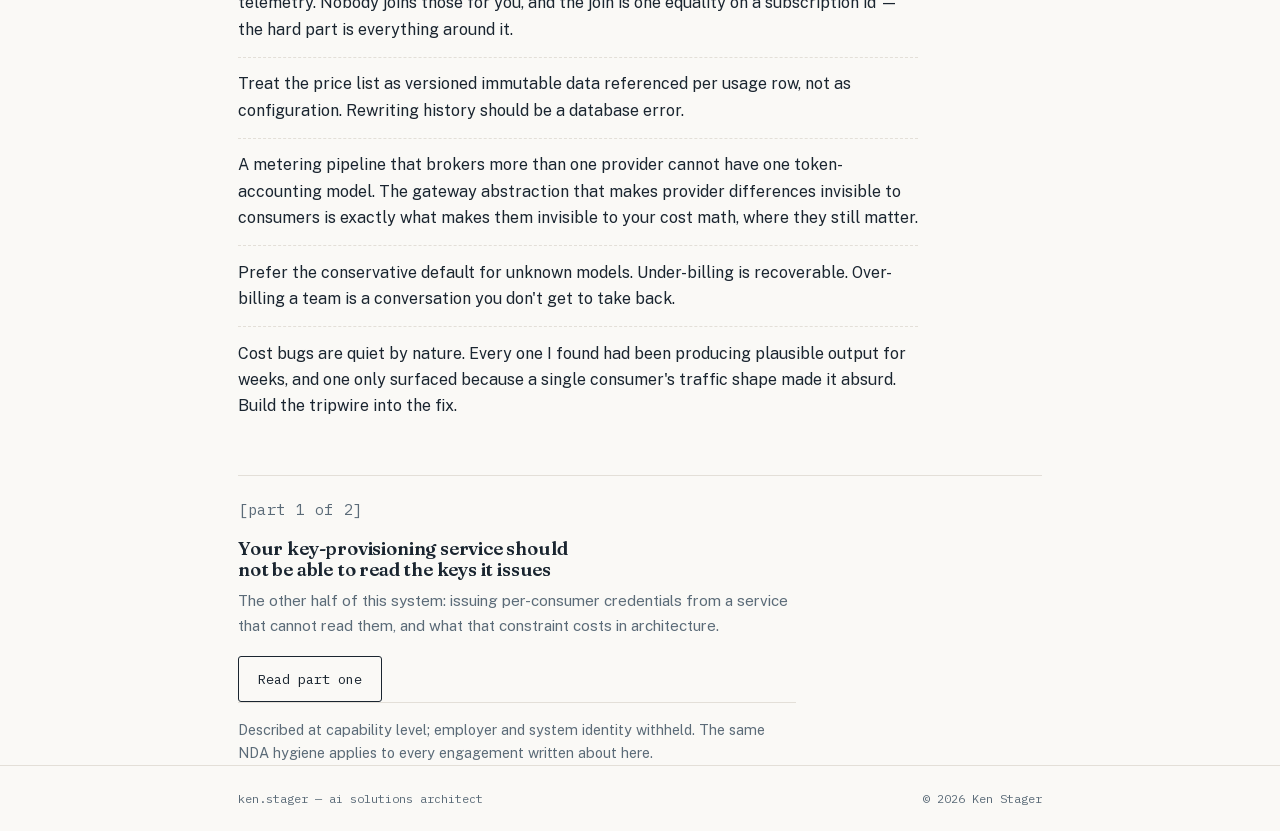
<file: writing/per-consumer-llm-cost-attribution/index.html>
<!DOCTYPE html>
<html lang="en">
<head>
  <meta charset="UTF-8">
  <meta name="viewport" content="width=device-width, initial-scale=1.0">
  <meta name="color-scheme" content="light">
  <meta name="theme-color" content="#FAF9F6">
  <title>Cloud billing resolves to a resource. Your consumers don't. — Ken Stager</title>
  <meta name="description" content="Per-consumer LLM cost attribution behind a gateway: where the token identity actually lives, why the price list has to be an immutable table, and four ways I got the cost math wrong.">
  <link rel="canonical" href="https://www.kenstager.com/writing/per-consumer-llm-cost-attribution/">

  <meta property="og:type" content="article">
  <meta property="og:title" content="Cloud billing resolves to a resource. Your consumers don't.">
  <meta property="og:description" content="Per-consumer LLM cost attribution behind a gateway: where the token identity lives, why the price list has to be immutable, and four ways I got the cost math wrong.">
  <meta property="og:url" content="https://www.kenstager.com/writing/per-consumer-llm-cost-attribution/">
  <meta property="og:image" content="https://www.kenstager.com/og-image.png">
  <meta property="og:image:width" content="1200">
  <meta property="og:image:height" content="630">
  <meta property="article:published_time" content="2026-07-29">
  <meta property="article:author" content="Ken Stager">
  <meta name="twitter:card" content="summary_large_image">
  <meta name="twitter:title" content="Cloud billing resolves to a resource. Your consumers don't.">
  <meta name="twitter:description" content="Per-consumer LLM cost attribution behind a gateway, and four ways I got the cost math wrong.">
  <meta name="twitter:image" content="https://www.kenstager.com/og-image.png">

  <link rel="icon" href="/favicon.svg" type="image/svg+xml">
  <link rel="apple-touch-icon" href="/apple-touch-icon.png">

  <link rel="preload" href="/fonts/fraunces-600.woff2" as="font" type="font/woff2" crossorigin>
  <link rel="preload" href="/fonts/public-sans.woff2" as="font" type="font/woff2" crossorigin>
  <link rel="preload" href="/fonts/ibm-plex-mono-400.woff2" as="font" type="font/woff2" crossorigin>
  <link rel="stylesheet" href="/styles.css">

  <!--
    Article markup. Follows the template + rules in the homepage <head>.
    The Person is defined ONCE, on the homepage; referenced here by @id only.
    No Person node, no keywords/about/image — see the homepage rules block.
    BreadcrumbList is backed by the visible breadcrumb below.
  -->
  <script type="application/ld+json">
  {
    "@context": "https://schema.org",
    "@graph": [
      {
        "@type": "TechArticle",
        "@id": "https://www.kenstager.com/writing/per-consumer-llm-cost-attribution/#article",
        "headline": "Cloud billing resolves to a resource. Your consumers don't.",
        "description": "Per-consumer LLM cost attribution behind a gateway: where the token identity actually lives, why the price list has to be an immutable table, and four ways I got the cost math wrong.",
        "datePublished": "2026-07-29",
        "dateModified": "2026-07-29",
        "inLanguage": "en-US",
        "timeRequired": "PT9M",
        "author": { "@id": "https://www.kenstager.com/#person" },
        "publisher": { "@id": "https://www.kenstager.com/#person" },
        "isPartOf": { "@id": "https://www.kenstager.com/#website" },
        "mainEntityOfPage": "https://www.kenstager.com/writing/per-consumer-llm-cost-attribution/"
      },
      {
        "@type": "BreadcrumbList",
        "@id": "https://www.kenstager.com/writing/per-consumer-llm-cost-attribution/#breadcrumb",
        "itemListElement": [
          { "@type": "ListItem", "position": 1, "name": "Ken Stager", "item": "https://www.kenstager.com/" },
          { "@type": "ListItem", "position": 2, "name": "Writing", "item": "https://www.kenstager.com/writing/" },
          { "@type": "ListItem", "position": 3, "name": "Per-consumer LLM cost attribution" }
        ]
      }
    ]
  }
  </script>
</head>
<body class="doc">
  <a class="skip-link" href="#main">Skip to content</a>

  <header class="site-header is-doc">
    <a class="wordmark" href="/">ken.stager</a>
    <nav aria-label="Primary">
      <a href="/writing/">Writing</a>
      <a href="/#contact">Contact</a>
    </nav>
    <div class="header-actions">
      <a class="btn btn-primary" href="/Ken-Stager-Resume.pdf" download>Download resume</a>
    </div>
  </header>

  <main id="main">
    <article class="post">

      <header class="post-head">
        <nav class="section-eyebrow post-breadcrumb" aria-label="Breadcrumb">
          <span><a href="/">ken.stager</a><span class="arr">→</span><a href="/writing/">writing</a><span class="arr">→</span>cost attribution</span>
        </nav>

        <h1>Cloud billing resolves to a resource. Your consumers don't.</h1>

        <p class="post-meta">2026-07-29 · ~9 min · part 2 of 2</p>

        <p class="section-lede">The dollar figure and the identity live in two systems that never join. Building the join is one equality on a subscription id, and everything around that equality is where the mistakes are.</p>
      </header>

      <div class="post-body">

        <p>You put a gateway in front of your models, issue every internal team its own key, and now you know exactly who is calling. Then someone in finance asks which team spent what, and you discover the two halves of that sentence live in different universes.</p>

        <p>Cloud billing resolves to a resource. One line for the model resource, inside one subscription, and no dimension anywhere in that data corresponds to a team, a person, or a key. Every call from every consumer aggregates into the same meter.</p>

        <p>Meanwhile the gateway emits token metrics dimensioned by subscription id, which is exactly the identity you want. It just isn't in the billing data and never will be.</p>

        <p>So the join doesn't exist and you have to build it: read token counts out of telemetry keyed by subscription, price them yourself, and store the result per consumer per period. That's the whole mechanism, and it's much less obvious than it sounds.</p>

        <ol class="flow" aria-label="Cost attribution pipeline, five stages">
          <li>
            <span class="flow-step">Gateway policy emits a token metric.</span>
            <span class="flow-note">dimensioned by subscription id, api id, model</span>
          </li>
          <li>
            <span class="flow-step">Application Insights logger, workspace-based.</span>
          </li>
          <li>
            <span class="flow-step">Log Analytics.</span>
            <span class="flow-note">the AppMetrics table — not the classic customMetrics projection</span>
          </li>
          <li>
            <span class="flow-step">Rollup job sums by subscription, model, and day.</span>
          </li>
          <li>
            <span class="flow-step">Priced usage rows, one per consumer per period.</span>
            <span class="flow-side">each row references the exact rate row applied to it, from a versioned rate table</span>
          </li>
        </ol>

        <ul class="flow-null" aria-label="Cloud billing, which never joins this pipeline">
          <li>Cloud billing resolves to the resource only — and never joins any of the above.</li>
        </ul>

        <h2>Where the identity actually lives</h2>

        <p>This is the part I'd have wanted written down, because I lost real time to it.</p>

        <p>The token counts come from an LLM token-metric policy applied at the product scope, emitting a custom metric dimensioned by subscription id, API id, and model. That flows through an Application Insights logger attached to the gateway, into a workspace-based App Insights instance, and lands in Log Analytics.</p>

        <p>It is worth being precise about what it is <em>not</em>:</p>

        <ul>
          <li><strong>Not the gateway's resource diagnostic logs.</strong> Those describe requests, not token usage.</li>
          <li><strong>Not the dedicated LLM log table.</strong> That table was empty on our instance, because it requires a Log Analytics diagnostic setting on the gateway resource rather than an App Insights logger, and because the APIs had been imported as generic HTTP rather than as typed LLM APIs.</li>
        </ul>

        <p>Three reproduction details will save you an afternoon each.</p>

        <p><strong>Workspace-based App Insights changes the schema.</strong> Telemetry lands in the Log Analytics <code>App*</code> tables — <code>AppMetrics</code>, <code>AppRequests</code> — with dimensions inside a <code>Properties</code> JSON column. It does not land in the classic <code>customMetrics</code>/<code>requests</code> projection. Querying the classic schema returns intermittently empty results that look exactly like a dead pipeline. I spent real time convinced the metric emission was broken when the metrics were arriving fine into a table I wasn't reading. Standardize on the Log Analytics schema, and allow a few minutes after traffic before asserting absence — one of our paths has shown ingest latency well past seven minutes.</p>

        <p><strong>Sampling doesn't apply.</strong> The service diagnostic sampling that governs request and trace telemetry does not govern custom metrics emitted through the logger. "Are my metrics sampled?" is the first question anyone building cost attribution should ask, and here the answer is no.</p>

        <p><strong>The query is short.</strong> Sum in long format, pivot in application code rather than in KQL:</p>

        <div class="code-block">
          <p class="code-label">[kql]</p>
          <pre><code>AppMetrics
| where TimeGenerated &gt;= bin(ago(3d), 1d)
| where Name in ('Prompt Tokens','Prompt Cached Tokens','Completion Tokens',
                 'Prompt Audio Tokens','Completion Audio Tokens','Completion Reasoning Tokens')
| extend sid   = tostring(Properties['SubscriptionId']),
         model = tostring(Properties['Model'])
| where isnotempty(sid) and sid != 'master'
| summarize value = sum(Sum), watermark = max(TimeGenerated)
    by sid, model, Name, bucket = bin(TimeGenerated, 1d)</code></pre>
        </div>

        <p>That <code>SubscriptionId</code> dimension is the gateway subscription id, which is the same identifier your system of record uses. That single equality is the entire join. It's what lets a dollar figure reach a team.</p>

        <h3>Two things that emit nothing</h3>

        <p>The built-in all-access subscription is excluded explicitly, since its traffic isn't attributable to any consumer.</p>

        <p>More interesting: subscriptions scoped to an individual API, or to all APIs, bypass product-scope policies entirely. They emit no token metric at all. This one is documented, and worth knowing before you discover it:</p>

        <blockquote class="quote-doc">
          <p>If you're using an API-scoped subscription, an all-APIs subscription, or the built-in all-access subscription, policies configured at the product scope aren't applied to requests from that subscription.</p>
          <cite class="receipt">Microsoft Learn — <a href="https://learn.microsoft.com/en-us/azure/api-management/api-management-subscriptions">Subscriptions in Azure API Management</a></cite>
        </blockquote>

        <p>We proved it with a negative test anyway — an API-scoped subscription reached the backend and got a 401, because the product policy that injects the upstream credential never ran. Same root cause, two symptoms: no credential injection and no metering.</p>

        <p>If your metering lives in a product-scope policy, then any subscription issued outside that scope is invisible to it. That's not pedantry. It's a hole in your cost data shaped exactly like whoever asked for a special-case key.</p>

        <h2>Why the price list is a table with a trigger on it</h2>

        <p>The tempting implementation is a config value. Rates in a settings file, multiply, done.</p>

        <p>A config value answers "what does this cost?" A chargeback number has to answer a different question: "what did this cost on the twentieth of June, and can you prove nobody changed the rate since?" A config value is a single mutable cell. Restating history and correcting an error look identical, and there's no artifact showing which rate produced which number.</p>

        <p>So rates live in a versioned, effective-dated table, with at most one open rate per meter, and each stored usage row references the exact rate row applied to it. A database trigger makes the rows immutable: deletes are refused, updates are refused except for closing the open period, and once closed a period can't be reopened or slid. Changing a price means inserting a new row and closing the old one. Rewriting history is a database error rather than a policy someone might forget.</p>

        <blockquote class="decision">That's the difference between a number you can defend in a conversation with finance and a number you can only assert.</blockquote>

        <p>Two smaller decisions in the same spirit. Meters are keyed by the billable model, not by the gateway's routing alias, because an alias is renameable and isn't unique across pricing tiers, so pricing on it means a rename silently re-prices history. And a usage bucket that can't be priced is stored anyway, with real token counts and an explicit unpriced marker, rather than dropped. A skipped meter and a consumer who used nothing look identical in a report. That's the failure mode you least want in a cost system.</p>

        <h2>Showback now, chargeback later, and the column name that keeps you honest</h2>

        <p>Today this is showback. Every consumer's usage is attributed and costed, the numbers are visible in an admin console, and nobody is billed.</p>

        <p>Chargeback is the end goal and the groundwork is deliberate. The rate basis on each row already distinguishes retail from negotiated from provisioned-throughput from a locked internal rate. Cost center is captured at intake, so attribution exists before anyone asks for it. Each usage row points at the rate that produced it. Moving from showback to chargeback means inserting a price row with a different basis, not rebuilding the pipeline.</p>

        <p>The honest limit is in the name of the column. It's called <em>estimated retail</em> on purpose. Tokens multiplied by list price is an allocation basis, not an invoice. Cloud billing charges the resource, and provisioned-throughput, negotiated, and batch pricing all diverge from list. It's the right instrument for apportioning cost across teams and the wrong one for reconciling against a bill. Naming it precisely is the cheapest possible defense against someone three quarters from now reading it as revenue.</p>

        <h2>Four ways I got the cost math wrong</h2>

        <p>This is the part I'd want to read, so it's the part I'll tell honestly.</p>

        <h3>Streamed responses report no usage at all</h3>

        <p>The streaming API omits the usage object entirely unless you explicitly ask for it. Rate limiting still worked, because the throttling policy estimates rather than measures. The provider still billed every token. Only attribution went to zero, which meant a team could stream all month and show nothing.</p>

        <p>A gateway policy that injects the usage flag on streaming requests fixes it, and the fix has to leave non-streaming bodies untouched byte for byte, because a body you re-serialize is a body you might subtly alter on the way to the model.</p>

        <p>I did not find this in production data. It came out of an adversarial review of the design before any of it was built, which is the only reason it was never wrong in the first place. Design review catching your worst bug is a better outcome than production catching it, and a less flattering story, so it's worth saying which one happened.</p>

        <h3>Cached tokens are not the same shape across providers</h3>

        <p>This is the one to internalize, because it is a documented difference between two vendors' public APIs and it will bite anyone brokering both.</p>

        <ul>
          <li><strong>Azure OpenAI.</strong> <code>prompt_tokens</code> <strong>includes</strong> the cached tokens reported in <code>prompt_tokens_details.cached_tokens</code>. Cached is a subset. Billable input is prompt minus cached.</li>
          <li><strong>Anthropic Messages API.</strong> <code>input_tokens</code> and the cache-read count are <strong>disjoint</strong>. Billable input is <code>input_tokens</code> as it stands.</li>
        </ul>

        <p class="code-label">[receipts] <a href="https://learn.microsoft.com/en-us/azure/ai-foundry/openai/how-to/prompt-caching">Azure OpenAI prompt caching</a> · <a href="https://docs.anthropic.com/en/docs/build-with-claude/prompt-caching">Anthropic prompt caching</a></p>

        <p>The original formula assumed the first semantic for everything. Applied to Anthropic, subtracting a large cache-read count from a small fresh-input count clamps the fresh input to zero and drops it entirely.</p>

        <p>The error is asymmetric, which is the part worth designing around. Applying the OpenAI rule to Anthropic <em>under-bills</em>. Applying the Anthropic rule to OpenAI <em>double-counts</em>. So unknown models default to the subset semantic: it preserves existing behavior and cannot over-bill a newly onboarded model. Model matching looks for provider markers anywhere in the identifier rather than at the start, so a provider-qualified or registry-pathed model id can't silently fall back to the wrong semantic.</p>

        <p>The live data made it obvious once anyone looked. On a single day, one OpenAI model showed roughly two million prompt tokens against about 1.7 million cached — plausible as a subset. One Anthropic model showed <strong>525 prompt tokens against 8.4 million cache reads</strong>. Cached cannot be a subset of a number sixteen thousand times smaller.</p>

        <p>Two honest qualifications on that second figure. It came from a single agentic consumer whose workload replays a large cached context against very small fresh inputs, so the ratio is a property of that usage pattern rather than a property of Anthropic traffic in general. And the defect was never dependent on the ratio being extreme — the formula was semantically wrong for every Anthropic call regardless. The extreme ratio is only why it became <em>visible</em>.</p>

        <p>That's the actual lesson, and it's a worse one than "we found a bug." On a consumer with modest caching, the same wrong formula produces numbers that look entirely plausible. Detectability depended on someone's traffic shape, not on the severity of the error. So the fix ships a tripwire: the subset branch now logs a warning whenever cached exceeds prompt, because that shape is the signature of a misclassified model and it shouldn't need a pathological consumer to surface.</p>

        <h3>A rolling window that ate the first hours of every day</h3>

        <p>The rollup ran nightly, re-querying and overwriting the trailing few daily buckets. Its lower bound was a relative offset evaluated when the job fired, while results were grouped into calendar days. So the oldest day in range was always partial — it began at the timer's hour rather than at midnight.</p>

        <p>Because each pass overwrites the buckets it touches, the last pass to see a given day rewrote it missing its first few hours, permanently.</p>

        <p>On one measured day, 12.6% of that day's tokens fell inside the clipped window. That window was about 14.6% of wall-clock time, so the loss ran slightly under what a uniform traffic distribution would predict, which is what you'd expect with lighter overnight usage. Treat it as one representative day, not as a constant.</p>

        <p>The structural claim is stronger than the measurement anyway: every settled day was missing its first few hours. The magnitude varies with traffic distribution. The defect does not.</p>

        <p>The fix is one line of intent. Floor the window to the same boundary the grouping uses, so every bucket you query is a whole bucket.</p>

        <h3>And one I haven't fixed</h3>

        <p>At the time of writing this is still open. The stored total-token count excludes cached tokens while the cost includes them, so any panel dividing cost by total tokens reports an inflated per-token rate. It's documented in the code with a pointer to the ticket. It's the least dangerous of the four, because the attribution and the dollar figures are both correct and only a derived ratio is wrong.</p>

        <p>It's still wrong. I shipped fixes for the others and wrote this one down, which is an ordinary engineering tradeoff, and I'd rather describe it than imply a clean sweep.</p>

        <h2>What I'd check first, in your system</h2>

        <ul>
          <li>Does your metering policy sit at a scope that every issued credential actually passes through? Anything issued outside that scope is invisible, and it will be the special-case key someone asked you for as a favor.</li>
          <li>Are you reading the schema your telemetry actually writes to? Workspace-based instances moved the tables. An empty result and a broken pipeline look identical.</li>
          <li>Does anything in your pricing path treat a rate as configuration? If a rate is a mutable cell, you have a number you can state and can't defend.</li>
          <li>Does your rollup window align to the same boundary as your grouping? If it's a relative offset over calendar buckets, you are losing the edge of every bucket, quietly and permanently.</li>
        </ul>

      </div>

      <footer>
        <p class="section-eyebrow">[takeaway]</p>
        <ul class="takeaway-list">
          <li>Cloud billing resolves to a resource. Your per-consumer identity lives in gateway telemetry. Nobody joins those for you, and the join is one equality on a subscription id — the hard part is everything around it.</li>
          <li>Treat the price list as versioned immutable data referenced per usage row, not as configuration. Rewriting history should be a database error.</li>
          <li>A metering pipeline that brokers more than one provider cannot have one token-accounting model. The gateway abstraction that makes provider differences invisible to consumers is exactly what makes them invisible to your cost math, where they still matter.</li>
          <li>Prefer the conservative default for unknown models. Under-billing is recoverable. Over-billing a team is a conversation you don't get to take back.</li>
          <li>Cost bugs are quiet by nature. Every one I found had been producing plausible output for weeks, and one only surfaced because a single consumer's traffic shape made it absurd. Build the tripwire into the fix.</li>
        </ul>

        <div class="post-next">
          <p class="code-label">[part 1 of 2]</p>
          <h2>Your key-provisioning service should not be able to read the keys it issues</h2>
          <p>The other half of this system: issuing per-consumer credentials from a service that cannot read them, and what that constraint costs in architecture.</p>
          <a class="btn btn-ghost" href="/writing/key-provisioning-without-read-access/">Read part one</a>
        </div>

        <p class="case-receipt">Described at capability level; employer and system identity withheld. The same NDA hygiene applies to every engagement written about here.</p>
      </footer>

    </article>
  </main>

  <footer class="site-footer">
    <span>ken.stager — ai solutions architect</span>
    <span>© <span id="year">2026</span> Ken Stager</span>
  </footer>

  <script src="/script.js"></script>
  <!-- Cloudflare Web Analytics --><script type='module' src='https://static.cloudflareinsights.com/beacon.min.js' data-cf-beacon='{"token": "e5ba6a5b169745c2ac251959fb2ea677"}'></script><!-- End Cloudflare Web Analytics -->
</body>
</html>
</file>
<file: styles.css>
/* ==========================================================================
   Ken Stager — professional site
   Concept: "a claims registry — every claim has a receipt."
   Editorial paper document with a systems spine of mono provenance tags.
   ========================================================================== */

/* ---------- Fonts (self-hosted, latin subsets) ---------- */
@font-face {
  font-family: 'Fraunces';
  font-style: normal;
  font-weight: 600;
  font-display: swap;
  src: url('fonts/fraunces-600.woff2') format('woff2');
}
@font-face {
  font-family: 'Public Sans';
  font-style: normal;
  font-weight: 100 900;
  font-display: swap;
  src: url('fonts/public-sans.woff2') format('woff2');
}
@font-face {
  font-family: 'IBM Plex Mono';
  font-style: normal;
  font-weight: 400;
  font-display: swap;
  src: url('fonts/ibm-plex-mono-400.woff2') format('woff2');
}

/* ---------- Tokens ---------- */
:root {
  --paper: #FAF9F6;
  --ink: #1A2530;
  --cobalt: #2E5EAA;
  --cobalt-deep: #24497F;
  --verify-green: #1F7A5C;
  --muted: #5B6B78;
  --line: #E3DFD8;
  --ledger-bg: #F1F3F2;

  --font-display: 'Fraunces', Georgia, 'Iowan Old Style', 'Times New Roman', serif;
  --font-body: 'Public Sans', -apple-system, 'Segoe UI', 'Helvetica Neue', Arial, sans-serif;
  --font-mono: 'IBM Plex Mono', ui-monospace, 'SF Mono', Menlo, Consolas, monospace;

  --measure: 62ch;
  --pad: clamp(1.25rem, 4vw, 3rem);
  --max: 1100px;
}

/* ---------- Reset & base ---------- */
*, *::before, *::after { box-sizing: border-box; }
html { scroll-behavior: smooth; color-scheme: light; }
[id] { scroll-margin-top: 5.5rem; }
::selection { background: var(--cobalt); color: var(--paper); }
@media (prefers-reduced-motion: reduce) {
  html { scroll-behavior: auto; }
}
body {
  margin: 0;
  background: var(--paper);
  color: var(--ink);
  font-family: var(--font-body);
  font-size: 1.0625rem;
  line-height: 1.65;
  -webkit-font-smoothing: antialiased;
}
img { max-width: 100%; display: block; }
h1, h2, h3 { font-family: var(--font-display); font-weight: 600; line-height: 1.12; margin: 0 0 0.6em; letter-spacing: -0.01em; text-wrap: balance; }
h1 { font-size: clamp(2.1rem, 4.6vw, 3.4rem); font-variation-settings: 'opsz' 120; }
h2 { font-size: clamp(1.6rem, 3vw, 2.25rem); }
h3 { font-size: clamp(1.2rem, 2vw, 1.5rem); }
p { margin: 0 0 1em; max-width: var(--measure); text-wrap: pretty; }
ul, ol, dl { margin: 0; padding: 0; }
a { color: var(--cobalt); }
a:hover { color: var(--cobalt-deep); }

:focus-visible {
  outline: 2px solid var(--cobalt);
  outline-offset: 3px;
  border-radius: 2px;
}

.skip-link {
  position: absolute;
  left: -9999px;
  top: 0;
  background: var(--ink);
  color: var(--paper);
  padding: 0.6rem 1rem;
  z-index: 100;
  font-family: var(--font-mono);
  font-size: 0.85rem;
}
.skip-link:focus { left: 0; }

/* ---------- Shared mono devices ---------- */
/* Arrows always render in the mono register: Fraunces and Public Sans have no
   U+2192 (verified upstream), so falling back is inevitable — this makes the
   fallback designed instead of accidental, and thin-space glyphs (absent from
   all three fonts) become deterministic CSS margins. */
.arr {
  font-family: var(--font-mono);
  font-weight: 400;
  font-size: 0.9em;
  margin-inline: 0.14em;
}
.tag {
  font-family: var(--font-mono);
  font-size: 0.72rem;
  color: var(--verify-green);
  letter-spacing: 0.02em;
  white-space: nowrap;
}
.eyebrow,
.section-eyebrow,
.case-scope,
.case-label,
.act-label,
.breadcrumb {
  font-family: var(--font-mono);
  font-size: 0.78rem;
  letter-spacing: 0.04em;
  color: var(--muted);
}
.section-eyebrow {
  display: flex;
  align-items: center;
  gap: 1rem;
  margin: 0 0 1.25rem;
  max-width: none; /* the rule spans the content column, not the text measure */
}
.section-eyebrow::after {
  content: '';
  flex: 1;
  height: 1px;
  background: var(--line);
}

/* ---------- Buttons ---------- */
.btn {
  display: inline-block;
  font-family: var(--font-mono);
  font-size: 0.85rem;
  text-decoration: none;
  padding: 0.7rem 1.2rem;
  border-radius: 3px;
  border: 1px solid var(--ink);
  transition: background-color 140ms ease, color 140ms ease;
}
.btn-primary {
  background: var(--ink);
  color: var(--paper);
  border-color: var(--ink);
}
.btn-primary:hover { background: var(--cobalt-deep); border-color: var(--cobalt-deep); color: var(--paper); }
.btn-ghost {
  background: transparent;
  color: var(--ink);
}
.btn-ghost:hover { border-color: var(--cobalt); color: var(--cobalt-deep); }

/* ---------- Header ---------- */
.site-header {
  display: flex;
  align-items: center;
  gap: 1.5rem;
  max-width: var(--max);
  margin: 0 auto;
  padding: 1.1rem var(--pad);
  border-bottom: 1px solid var(--line);
  flex-wrap: wrap;
}
/* Keep the resume/contact path reachable while reading — desktop only,
   where the header stays a single slim row. The bar spans the viewport;
   its contents stay aligned to the content column. */
@media (min-width: 881px) {
  .site-header {
    position: sticky;
    top: 0;
    z-index: 50;
    max-width: none;
    padding-inline: max(var(--pad), calc((100% - var(--max)) / 2 + var(--pad)));
    background: rgba(250, 249, 246, 0.92);
    backdrop-filter: blur(8px);
    -webkit-backdrop-filter: blur(8px);
  }
}
.wordmark {
  font-family: var(--font-mono);
  font-size: 0.95rem;
  color: var(--ink);
  text-decoration: none;
  letter-spacing: 0.02em;
}
.site-header nav {
  display: flex;
  gap: 1.25rem;
  flex: 1;
}
.site-header nav a {
  font-family: var(--font-mono);
  font-size: 0.82rem;
  color: var(--muted);
  text-decoration: none;
}
.site-header nav a:hover { color: var(--cobalt); }
.header-actions .btn { padding: 0.45rem 0.9rem; font-size: 0.78rem; }

/* ---------- Hero ---------- */
.hero {
  display: grid;
  grid-template-columns: 1.15fr 1fr;
  gap: clamp(2rem, 5vw, 4rem);
  align-items: start;
  max-width: var(--max);
  margin: 0 auto;
  padding: clamp(2.5rem, 6vh, 4.5rem) var(--pad) clamp(2rem, 5vh, 3.5rem);
}
.hero-copy .eyebrow { margin: 0 0 1rem; }
.hero-side { align-self: center; }
.ledger-note {
  font-family: var(--font-mono);
  font-size: 0.72rem;
  color: var(--muted);
  line-height: 1.6;
  margin: 0.9rem 0.25rem 0;
  max-width: 44ch;
}
.hero-sub { font-size: 1.1rem; color: var(--ink); }
.hero-ctas {
  display: flex;
  gap: 0.8rem;
  margin: 1.6rem 0 1.4rem;
  flex-wrap: wrap;
}
.breadcrumb { margin: 0; font-size: 0.72rem; }

/* ---------- Verification ledger (signature element) ---------- */
.ledger {
  background: var(--ledger-bg);
  border: 1px solid var(--line);
  border-radius: 4px;
  padding: 1.1rem 1.25rem 1.25rem;
  font-family: var(--font-mono);
  font-size: 0.8rem;
  box-shadow: 0 1px 0 rgba(26, 37, 48, 0.04);
}
.ledger-head {
  display: flex;
  justify-content: space-between;
  gap: 1rem;
  padding-bottom: 0.75rem;
  margin-bottom: 0.5rem;
  border-bottom: 1px solid var(--line);
  color: var(--ink);
  letter-spacing: 0.02em;
}
.ledger-src { color: var(--muted); font-size: 0.7rem; }
.ledger-rows { display: block; }
.ledger-row {
  display: grid;
  grid-template-columns: 9.5em 1fr auto;
  gap: 0.75em;
  padding: 0.45rem 0;
  border-bottom: 1px dashed var(--line);
  align-items: baseline;
}
.ledger-row:last-child { border-bottom: none; }
.ledger-row dt { color: var(--muted); }
.ledger-row dd { margin: 0; color: var(--ink); }
.ledger-row dd.tag { color: var(--verify-green); }

/* Ledger reveal: staggered whole-line fade, JS adds .is-armed then .is-live.
   Without JS (or with reduced motion) rows are simply visible. */
.ledger.is-armed .ledger-row { opacity: 0; transform: translateY(3px); }
.ledger.is-live .ledger-row {
  animation: ledger-line 380ms ease forwards;
  animation-delay: calc(var(--row-index, 0) * 180ms);
}
@keyframes ledger-line {
  to { opacity: 1; transform: none; }
}
@media (prefers-reduced-motion: reduce) {
  .ledger.is-armed .ledger-row { opacity: 1; transform: none; }
  .ledger.is-live .ledger-row { animation: none; }
}

/* ---------- Proof strip ---------- */
.proof {
  border-top: 1px solid var(--line);
  border-bottom: 1px solid var(--line);
  background: var(--ledger-bg);
}
.proof-inner {
  display: grid;
  grid-template-columns: repeat(4, 1fr);
  gap: 1px;
  background: var(--line);
  max-width: var(--max);
  margin: 0 auto;
  border-left: 1px solid var(--line);
  border-right: 1px solid var(--line);
}
.stat {
  background: var(--paper);
  padding: 1.6rem clamp(1.25rem, 2.5vw, 2rem);
  display: flex;
  flex-direction: column;
  gap: 0.35rem;
}
.stat-value {
  font-family: var(--font-display);
  font-size: clamp(1.7rem, 2.8vw, 2.3rem);
  font-weight: 600;
  letter-spacing: -0.01em;
  line-height: 1.15;
  font-variation-settings: 'opsz' 120;
}
/* Align the strip's outer text edges with the page's left/right stems —
   the cells' own padding caps at 32px while --pad caps at 48px. */
.stat:first-child { padding-left: var(--pad); }
.stat:last-child { padding-right: var(--pad); }
.stat-label {
  font-size: 0.85rem;
  color: var(--muted);
  line-height: 1.45;
}

/* ---------- Sections ---------- */
.section {
  max-width: var(--max);
  margin: 0 auto;
  padding: clamp(3rem, 8vh, 5rem) var(--pad) 0;
}
/* Section-to-section air must exceed case-to-case air (4.5rem), or two levels
   of the hierarchy read as one. also-built keeps its tighter lead-in. */
.section + .section { padding-top: clamp(4.5rem, 11vh, 7rem); }
.section + .section.also-built { padding-top: clamp(2.5rem, 6vh, 4rem); }
.section-lede { font-size: 1.05rem; color: var(--ink); max-width: 68ch; text-wrap: pretty; }

/* ---------- Case studies ---------- */
.case {
  border-top: 1px solid var(--line);
  margin-top: 2.5rem;
  padding-top: 2rem;
  display: grid;
  grid-template-columns: minmax(10rem, 0.55fr) 1.45fr;
  grid-template-rows: auto auto 1fr;
  gap: 0 3rem;
}
.case-scope { grid-column: 1; margin: 0 0 0.3rem; color: var(--cobalt); }
.case h3 { grid-column: 1; margin: 0; }
.case-stack {
  grid-column: 1;
  font-family: var(--font-mono);
  font-size: 0.72rem;
  line-height: 1.7;
  color: var(--muted);
  margin: 0.7rem 0 0;
  max-width: 26ch;
}
.case-body { grid-column: 2; grid-row: 1 / span 3; }
.case-block { margin-bottom: 1.4rem; }
/* Verification-green is a semantic channel: it marks proof, nothing else.
   Process labels ([problem]/[architecture]/[built]) stay in the muted label
   register; only [measured]/[delivered] blocks carry .is-proof. */
.case-label { margin: 0 0 0.4rem; color: var(--muted); }
.case-label.is-proof { color: var(--verify-green); }
.decision {
  margin: 1.1rem 0;
  padding: 0.8rem 1.1rem;
  border-left: 3px solid var(--cobalt);
  background: var(--ledger-bg);
  font-family: var(--font-mono);
  font-size: 0.85rem;
  line-height: 1.55;
  color: var(--ink);
  max-width: var(--measure);
}
.measured-list {
  list-style: none;
  max-width: var(--measure);
}
.measured-list li {
  padding: 0.4rem 0;
  border-bottom: 1px dashed var(--line);
  font-size: 0.95rem;
  display: flex;
  justify-content: space-between;
  gap: 1rem;
  align-items: baseline;
  font-variant-numeric: tabular-nums;
}
/* One emphasized figure per item, semibold not bold — enough for the skim,
   quiet enough that the gaps stay meaningful. */
.measured-list strong { font-weight: 600; }
/* Rows that open with the figure are a real three-column register: figure,
   label, tag. Grid rather than the base flex — flex makes every contiguous text
   run its own item, so space-between lands each row's label at a different x
   and the column reads as jitter instead of a column.
   Scoped to .is-figure: prose rows have no leading figure, and a max-content
   first track would size itself to the whole sentence. */
.measured-list li.is-figure {
  display: grid;
  grid-template-columns: minmax(5.6em, max-content) 1fr auto;
  gap: 0.75rem;
}
/* The label is wrapped in .m-label so a row is exactly three items whatever the
   label contains. Left as a bare text run it is an anonymous item, and any
   inline element inside it — an .arr, a .nb — splits it into several: the extra
   items land in the tag column and shove the remainder onto a second row. That
   is not hypothetical, it happened while writing these rows.
   min-width:0 overrides the auto minimum so a long label wraps inside its track
   instead of forcing the track wider. */
.measured-list li.is-figure .m-label { min-width: 0; }
.measured-list li:last-child { border-bottom: none; }
.case-receipt {
  font-size: 0.9rem;
  color: var(--muted);
  border-top: 1px solid var(--line);
  padding-top: 0.9rem;
  margin-bottom: 0;
}

/* ---------- Also built ---------- */
/* .takeaway-list shares this structure deliberately. It is NOT .measured-list:
   that one is the proof register (tabular-nums, trailing [tag], .is-proof green),
   and wrapping advice in it would assert these are verified results — the
   semantic-color rule violated through layout instead of color. */
.also-built { padding-top: clamp(2.5rem, 6vh, 4rem); }
.also-list,
.takeaway-list { list-style: none; max-width: 68ch; }
.also-list li,
.takeaway-list li {
  padding: 0.85rem 0;
  border-bottom: 1px dashed var(--line);
  font-size: 0.97rem;
  color: var(--muted);
}
.also-list li:last-child,
.takeaway-list li:last-child { border-bottom: none; }
.also-list strong,
.takeaway-list strong { color: var(--ink); font-weight: 600; }
/* Takeaways are the payload, not a footnote — full ink, one step up in size. */
.takeaway-list li { color: var(--ink); font-size: 1rem; }

/* ==========================================================================
   LONG-FORM ARTICLES  (/writing/<topic-slug>/)
   Added 2026-07-29. Kept in this file rather than a second stylesheet: the
   split would make @media print a two-file hand-sync with no linter to catch
   drift, and a second file is a render-blocking request on the slowest pages.
   TRIPWIRE: if this block grows past ~40% of the file, split it then.

   Two rules govern everything below:
   - --verify-green appears in exactly ONE place here, on .quote-doc's citation
     line (via the existing .receipt), because a verbatim vendor citation IS a
     receipt. Process labels, flow conditions, and metadata stay muted.
   - No syntax highlighting. Colour on this site is semantic; highlighting adds
     five colours that mean nothing inside the one place colour means something.
   ========================================================================== */

/* ---------- Post scaffolding ---------- */
/* One token, set on <body class="doc">, re-measures the header, the article and
   the footer together — they all read var(--max), so they stay aligned. The
   homepage's 1100px frame is built for a two-column case grid; a single prose
   column inside it strands ~300px of dead right margin. */
body.doc { --max: 900px; }

.post {
  max-width: var(--max);
  margin: 0 auto;
  padding: clamp(2.5rem, 6vh, 4rem) var(--pad) 0;
}
.post-head {
  border-bottom: 1px solid var(--line);
  padding-bottom: 1.7rem;
  margin-bottom: 2.2rem;
}
/* On the index the entries draw their own top rule, so the head's bottom border
   would double it 25px away. Suppress one; keep the spacing. */
.post-head.is-bare { border-bottom: none; padding-bottom: 0; margin-bottom: 0.6rem; }
.post-breadcrumb {
  font-family: var(--font-mono);
  font-size: 0.75rem;
  color: var(--muted);
  margin: 0 0 1rem;
}
.post-breadcrumb a { color: var(--muted); text-decoration: none; }
.post-breadcrumb a:hover { color: var(--cobalt); }
.post-head h1 {
  font-size: clamp(1.85rem, 3.7vw, 2.9rem);
  max-width: 30ch;
  margin-bottom: 0.5em;
}
.post-meta {
  font-family: var(--font-mono);
  font-size: 0.75rem;
  letter-spacing: 0.03em;
  color: var(--muted);
  margin: 0 0 1.3rem;
}

/* One token override re-measures the whole article: p, .decision and the
   lists all read var(--measure). Prose runs slightly wider than the homepage's
   62ch because sustained reading wants a longer line than scannable copy. */
.post-body { --measure: 66ch; }
.post-body > *:first-child { margin-top: 0; }
.post-body h2 { font-size: clamp(1.35rem, 2.4vw, 1.75rem); margin: 2.5rem 0 0.7em; max-width: 30ch; }
.post-body h3 { font-size: clamp(1.08rem, 1.8vw, 1.28rem); margin: 2rem 0 0.55em; max-width: 34ch; }
/* h4 is unused today; without this it falls back to browser default the first
   time a future post nests one level deeper. */
.post-body h4 {
  font-family: var(--font-body);
  font-size: 1rem;
  font-weight: 700;
  letter-spacing: 0;
  line-height: 1.4;
  margin: 1.6rem 0 0.4em;
}
.post-body ul,
.post-body ol { max-width: var(--measure); margin: 0 0 1.2em; padding-left: 1.4rem; }
.post-body li { margin-bottom: 0.5em; }
.post-body li::marker { color: var(--muted); }
.post-body li:last-child { margin-bottom: 0; }

/* ---------- Code ---------- */
.post-body code {
  font-family: var(--font-mono);
  font-size: 0.86em;
  background: var(--ledger-bg);
  border: 1px solid var(--line);
  border-radius: 2px;
  padding: 0.08em 0.32em;
}
.code-block { margin: 1.5rem 0; max-width: 78ch; }
.code-label {
  font-family: var(--font-mono);
  font-size: 0.72rem;
  letter-spacing: 0.04em;
  color: var(--muted);
  margin: 0 0 0.4rem;
  max-width: none;
}
.post-body pre {
  margin: 0;
  background: var(--ledger-bg);
  border: 1px solid var(--line);
  border-radius: 3px;
  padding: 1rem 1.15rem;
  overflow-x: auto;
}
.post-body pre code {
  background: none;
  border: none;
  padding: 0;
  font-size: 0.8rem;
  line-height: 1.65;
}

/* ---------- Vendor documentation quotes ----------
   Deliberately NOT .decision. Every .decision on this site is one of Ken's own
   calls, filled and mono; putting a vendor's words in it would silently
   redefine the component. This inverts both axes: unfilled, body type. */
.quote-doc {
  margin: 1.5rem 0;
  padding-left: 1.2rem;
  border-left: 2px solid var(--line);
  max-width: var(--measure);
}
.quote-doc p { font-size: 1rem; margin: 0 0 0.5rem; }
.quote-doc cite { font-style: normal; }
.quote-doc .receipt { margin-top: 0; }

/* ---------- Flow diagrams ----------
   Built from tokens rather than rendered: reflows on mobile, survives print,
   inherits the self-hosted fonts, and is real text for a screen reader.
   Every arrow must go through .arr — the display and body faces have no U+2192. */
.flow {
  list-style: none;
  margin: 1.7rem 0;
  padding-left: 1.5rem;
  border-left: 1px solid var(--line);
  max-width: 64ch;
}
.flow > li { position: relative; padding-bottom: 1.15rem; }
.flow > li:last-child { padding-bottom: 0; }
.flow > li::before {
  content: '';
  position: absolute;
  left: calc(-1.5rem - 3px);
  top: 0.5em;
  width: 5px;
  height: 5px;
  border-radius: 50%;
  background: var(--cobalt);
}
.flow-step { display: block; font-size: 0.97rem; }
.flow-note {
  display: block;
  font-family: var(--font-mono);
  font-size: 0.74rem;
  color: var(--muted);
  margin-top: 0.2rem;
}
/* Branch conditions are process outcomes, not proof — muted, never green. */
.flow-fork { list-style: none; margin: 0.8rem 0 0; padding: 0; max-width: none; }
.flow-fork > li {
  display: grid;
  grid-template-columns: minmax(10em, max-content) 1fr;
  gap: 0.2rem 1rem;
  align-items: baseline;
  padding: 0.5rem 0;
  border-top: 1px dashed var(--line);
  margin: 0;
  font-size: 0.94rem;
}
.flow-cond { font-family: var(--font-mono); font-size: 0.74rem; color: var(--muted); }
.flow-return {
  display: block;
  font-family: var(--font-mono);
  font-size: 0.74rem;
  color: var(--muted);
  margin-top: 0.65rem;
  padding-top: 0.55rem;
  border-top: 1px dashed var(--line);
}
.flow-side {
  display: block;
  font-family: var(--font-mono);
  font-size: 0.74rem;
  color: var(--muted);
  margin-top: 0.25rem;
}
/* The detached node. A renderer would draw this as an equal participant in the
   pipeline, which argues against the post's whole thesis; sitting outside the
   rail with a hollow marker, the layout makes the argument. */
.flow-null {
  list-style: none;
  max-width: 64ch;
  margin: -0.4rem 0 1.7rem;
  padding: 0.75rem 0 0 1.5rem;
  border-top: 1px dashed var(--line);
}
.flow-null li { position: relative; font-size: 0.94rem; color: var(--muted); margin: 0; }
.flow-null li::before {
  content: '';
  position: absolute;
  left: calc(-1.5rem - 3px);
  top: 0.5em;
  width: 5px;
  height: 5px;
  border-radius: 50%;
  border: 1px solid var(--muted);
  background: var(--paper);
}

/* ---------- Companion card ---------- */
.post-next {
  margin-top: 2.6rem;
  padding-top: 1.3rem;
  border-top: 1px solid var(--line);
}
.post-next h2 { font-size: 1.15rem; margin: 0 0 0.45rem; max-width: 34ch; }
.post-next p { font-size: 0.95rem; color: var(--muted); margin: 0 0 1.1rem; }

/* ---------- Writing index ---------- */
.post-index { list-style: none; margin-top: 2.5rem; }
.entry { border-top: 1px solid var(--line); padding: 1.9rem 0; }
.entry:last-child { border-bottom: 1px solid var(--line); }
.entry-scope {
  font-family: var(--font-mono);
  font-size: 0.78rem;
  letter-spacing: 0.04em;
  color: var(--cobalt);
  margin: 0 0 0.35rem;
}
.entry h2 { font-size: clamp(1.22rem, 2.2vw, 1.55rem); margin: 0 0 0.5rem; max-width: 32ch; }
.entry h2 a { color: var(--ink); text-decoration: none; }
.entry h2 a:hover { color: var(--cobalt); }
.entry-meta {
  font-family: var(--font-mono);
  font-size: 0.74rem;
  color: var(--muted);
  margin: 0 0 0.9rem;
}
.entry p { font-size: 0.97rem; color: var(--muted); margin: 0; }

/* ---------- Homepage hook into the articles ---------- */
.case-writing {
  font-family: var(--font-mono);
  font-size: 0.78rem;
  letter-spacing: 0.04em;
  color: var(--muted);
  margin: 0.9rem 0 0;
}

/* ---------- The Arc ---------- */
.arc-list {
  list-style: none;
  border-left: 1px solid var(--line);
  margin-top: 2rem;
}
.act {
  position: relative;
  padding: 0 0 2.2rem 2rem;
}
.act::before {
  content: '';
  position: absolute;
  left: -4px;
  top: 0.4em;
  width: 7px;
  height: 7px;
  border-radius: 50%;
  background: var(--cobalt);
}
.act:last-child { padding-bottom: 0.5rem; }
.act-label { margin: 0 0 0.35rem; }
.act-years { color: var(--muted); }
.act h3 { margin-bottom: 0.4em; }
.act p:last-child { margin-bottom: 0; }

/* ---------- Principles ---------- */
.principles-list { margin-top: 2rem; max-width: 68ch; }
.principle {
  padding: 1.1rem 0;
  border-bottom: 1px dashed var(--line);
}
.principle:last-child { border-bottom: none; }
.principle dt {
  font-family: var(--font-display);
  font-weight: 600;
  font-size: 1.15rem;
  margin-bottom: 0.3rem;
}
.principle dd { margin: 0; color: var(--muted); font-size: 0.97rem; max-width: var(--measure); }
.receipt {
  display: block;
  margin-top: 0.3rem;
  font-family: var(--font-mono);
  font-size: 0.74rem;
  color: var(--verify-green);
}

/* ---------- Capabilities ---------- */
.cap-grid {
  display: grid;
  grid-template-columns: 1fr 1fr;
  gap: 1.5rem 3rem;
  margin-top: 2rem;
}
.cap h3 {
  font-family: var(--font-mono);
  font-size: 0.85rem;
  font-weight: 400;
  letter-spacing: 0.03em;
  color: var(--cobalt);
  margin-bottom: 0.45rem;
}
.cap p { font-size: 0.95rem; color: var(--muted); margin: 0; }
.cap-wide {
  grid-column: 1 / -1;
  border-top: 1px solid var(--line);
  padding-top: 1.5rem;
  margin-top: 0.5rem;
}
.cap-wide p { max-width: none; }

/* ---------- Contact ---------- */
.contact { padding-bottom: clamp(3rem, 8vh, 5rem); }
.contact h2 { max-width: 26ch; }
.contact-actions {
  display: flex;
  gap: 0.8rem;
  flex-wrap: wrap;
  margin: 1.8rem 0 1.4rem;
}
.contact-fits {
  font-family: var(--font-mono);
  font-size: 0.85rem;
  color: var(--ink); /* a real signal, but an aspiration — not a verified claim,
                        so it stays out of the verification-green channel */
  margin: 0 0 0.75rem;
  overflow-wrap: break-word;
}
.contact-lede {
  font-size: 1.05rem;
  margin: 0 0 1.5rem;
}
.contact-meta {
  font-size: 0.9rem;
  color: var(--muted);
  margin: 0;
}

/* ---------- Footer ---------- */
.site-footer {
  display: flex;
  justify-content: space-between;
  gap: 1rem;
  flex-wrap: wrap;
  padding: 1.4rem max(var(--pad), calc((100% - var(--max)) / 2 + var(--pad)));
  border-top: 1px solid var(--line);
  font-family: var(--font-mono);
  font-size: 0.74rem;
  color: var(--muted);
}

/* ---------- Responsive ---------- */
@media (max-width: 880px) {
  .hero { grid-template-columns: 1fr; }
  .proof-inner { grid-template-columns: 1fr 1fr; border-left: none; border-right: none; }
  .case { grid-template-columns: 1fr; }
  .case-body { grid-column: 1; grid-row: auto; margin-top: 1.2rem; }
  .case-stack { max-width: none; }
  .cap-grid { grid-template-columns: 1fr; }
}
@media (max-width: 560px) {
  .proof-inner { grid-template-columns: 1fr; }
  .site-header { gap: 0.8rem; }
  .site-header nav { order: 3; flex-basis: 100%; gap: 1rem; }
  .ledger-row { grid-template-columns: minmax(8em, max-content) 1fr; }
  .ledger-row dd.tag { grid-column: 2; }
  /* Same reflow as the ledger above: the tag drops beneath the label rather
     than holding a third column too narrow to carry it. */
  .measured-list li.is-figure {
    grid-template-columns: minmax(5.6em, max-content) 1fr;
    gap: 0.15rem 0.75rem;
  }
  .measured-list li.is-figure .tag { grid-column: 2; }
  /* The fork's condition column can't hold 10em beside prose at this width. */
  .flow-fork > li { grid-template-columns: 1fr; gap: 0.15rem; }
}

/* ---------- Print: the page is already a document — let it print like one ----------
   Goals: identity on page one (header stays, chrome goes), single-column flow
   (the screen's multi-column layouts re-collapse on paper), real borders where
   the screen used background-drawn separators, book leading, no stranded
   headings. Semantics survive grayscale because the [bracket] tags already
   encode them typographically. */
@page { margin: 0.75in; }
@media print {
  /* The reveal animation must never gate print: without this, armed rows
     print at opacity 0 and the ledger becomes an empty box on paper. */
  .ledger.is-armed .ledger-row,
  .ledger.is-live .ledger-row { opacity: 1 !important; transform: none !important; animation: none !important; }
  .site-header { position: static; background: none; -webkit-backdrop-filter: none; backdrop-filter: none; }
  .site-header nav, .header-actions, .hero-ctas, .contact-actions, .skip-link { display: none; }
  body { font-size: 10.5pt; line-height: 1.4; }
  .hero, .case, .cap-grid { grid-template-columns: 1fr; }
  .case-body { grid-column: 1; grid-row: auto; margin-top: 1.2rem; }
  .case-stack { max-width: none; }
  .proof-inner { grid-template-columns: 1fr 1fr; gap: 0; background: none; border: none; }
  .stat { border: 1px solid #bbb; margin: 0 -1px -1px 0; }
  .ledger { border: 1px solid #999; }
  .case { break-inside: avoid-page; }
  h2, h3 { break-after: avoid; page-break-after: avoid; }
  p, li { orphans: 3; widows: 3; }
  /* Articles. Without pre-wrap, overflow-x: auto silently CLIPS the right edge
     of the wider code blocks on paper — same class of bug as the ledger rows
     printing at opacity 0. */
  .post-body pre { white-space: pre-wrap; word-break: break-word; }
  .flow, .flow-null, .code-block, .quote-doc, .post-next { break-inside: avoid-page; }
  .post-head { break-after: avoid; page-break-after: avoid; }
  .post-body h4 { break-after: avoid; page-break-after: avoid; }
  /* Screen-drawn separators become real rules on paper. */
  .post-body pre, .flow-fork > li { border-color: #bbb; }
  .quote-doc { border-left-color: #999; }
  .contact-meta::after {
    content: ' · ken@kenstager.com';
    font-family: var(--font-mono);
  }
}
</file>
